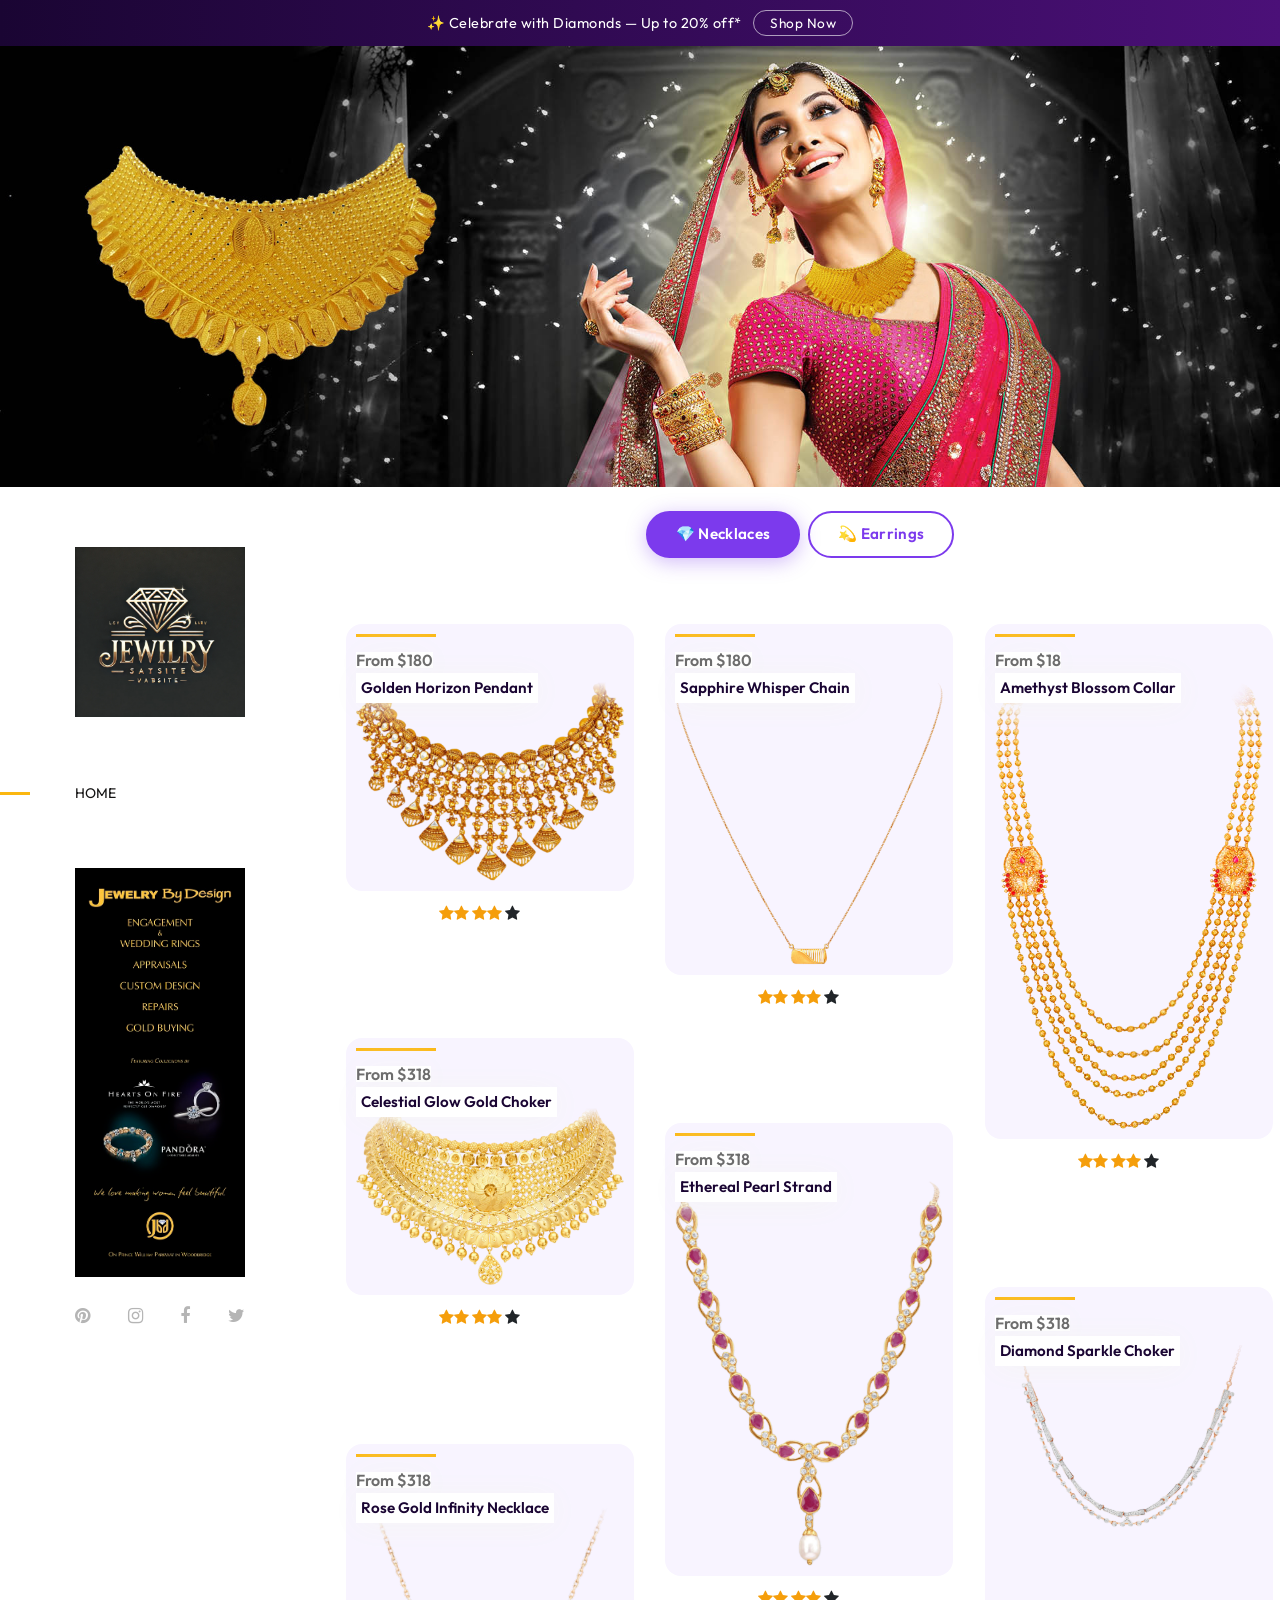
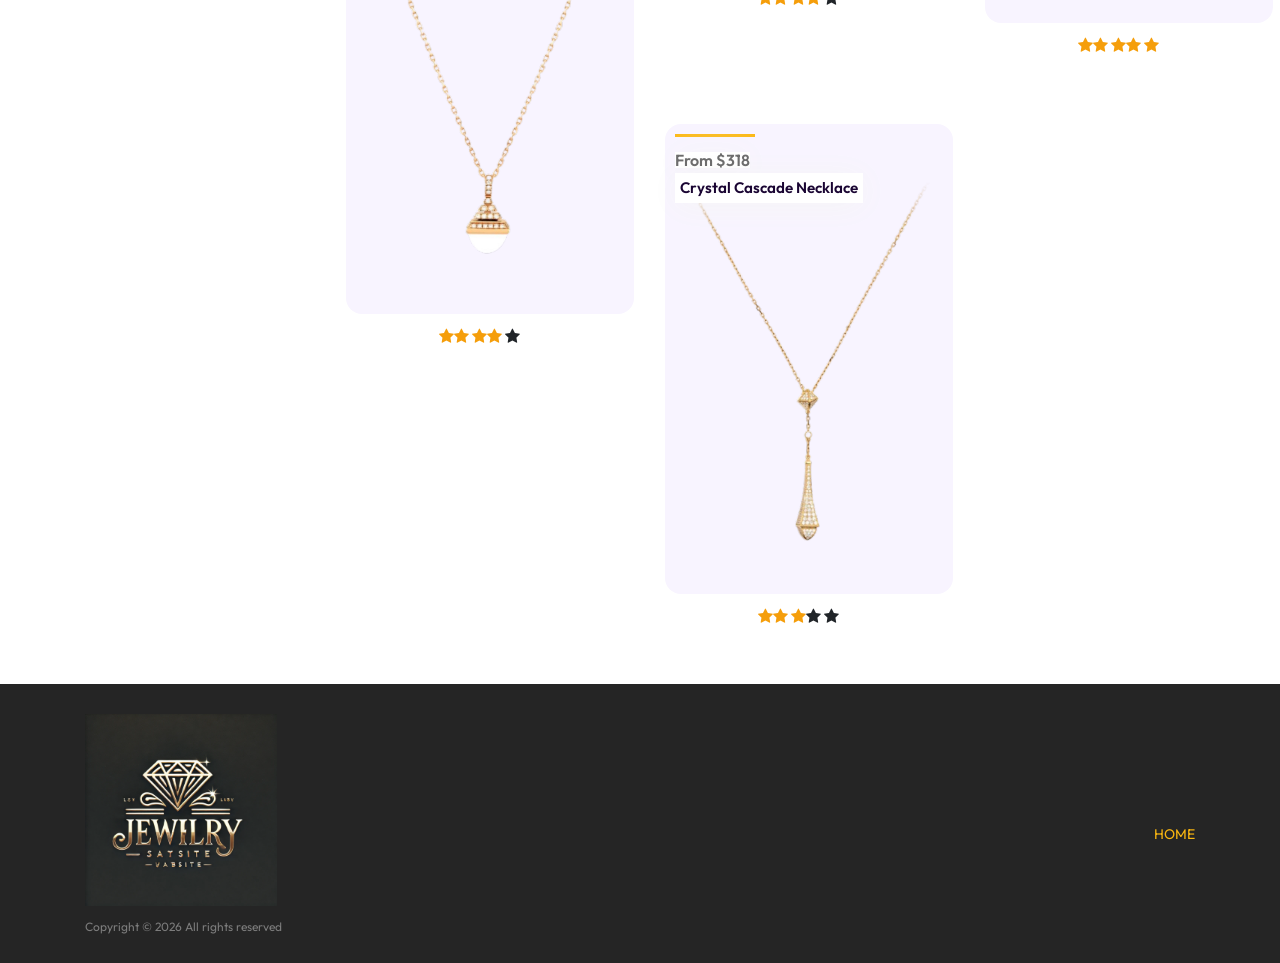
<file: demos/earrings2D/index.html>
<!doctype html>
<html lang="en">
  <head>
    <meta charset="UTF-8" />
    <meta
      name="description"
      content="Satsite Jewel - Try on necklaces, earrings and bracelets virtually using your camera."
    />
    <meta http-equiv="X-UA-Compatible" content="IE=edge" />
    <meta
      name="viewport"
      content="width=device-width, initial-scale=1, shrink-to-fit=no"
    />
    <title>Satsite Jewel | Virtual Try-On</title>
    <base href="/demos/earrings2D/" />

    <link rel="icon" href="img/core-img/favicon.png" />
    <link rel="stylesheet" href="css/core-style.css" />
    <link rel="stylesheet" href="style.css" />
    <link
      rel="stylesheet"
      href="https://cdnjs.cloudflare.com/ajax/libs/font-awesome/4.7.0/css/font-awesome.min.css"
    />
    <link
      href="https://fonts.googleapis.com/css2?family=Outfit:wght@300;400;500;600;700&display=swap"
      rel="stylesheet"
    />

    <!-- WebARRocksFace scripts (needed for earring/necklace try-on) -->
    <script src="../../dist/WebARRocksFace.js"></script>
    <script src="../../helpers/WebARRocksFaceCanvas2DHelper.js"></script>
    <script src="../../helpers/WebARRocksResizer.js"></script>
    <script src="../../helpers/landmarksStabilizers/WebARRocksLMStabilizer.js"></script>

    <style>
      * {
        box-sizing: border-box;
      }

      body {
        font-family: "Outfit", sans-serif;
        margin: 0;
      }

      /* ── Announcement bar ── */
      .topnav {
        background: linear-gradient(90deg, #1a0533, #4b1078, #1a0533);
        background-size: 200% auto;
        animation: shimmer 4s linear infinite;
        color: #fff;
        text-align: center;
        padding: 10px 0;
        font-size: 0.9rem;
        letter-spacing: 0.5px;
      }
      @keyframes shimmer {
        0% {
          background-position: 0% center;
        }
        100% {
          background-position: 200% center;
        }
      }
      .dt-shop-now {
        display: inline-block;
        padding: 2px 16px;
        color: #fff;
        border-radius: 22px;
        border: 1px solid rgba(255, 255, 255, 0.6);
        margin-left: 8px;
        font-size: 0.85rem;
        cursor: pointer;
        transition: background 0.3s;
      }
      .dt-shop-now:hover {
        background: rgba(255, 255, 255, 0.15);
      }

      /* ── Category tabs ── */
      .category-tabs {
        display: flex;
        justify-content: center;
        gap: 8px;
        padding: 24px 16px 8px;
        flex-wrap: wrap;
      }
      .tab-btn {
        padding: 10px 28px;
        border-radius: 30px;
        border: 2px solid #7c3aed;
        background: transparent;
        color: #7c3aed;
        font-family: "Outfit", sans-serif;
        font-size: 0.95rem;
        font-weight: 600;
        cursor: pointer;
        transition: all 0.25s ease;
        letter-spacing: 0.3px;
      }
      .tab-btn:hover,
      .tab-btn.active {
        background: #7c3aed;
        color: #fff;
        box-shadow: 0 4px 20px rgba(124, 58, 237, 0.35);
      }

      /* ── Product grid ── */
      .category-section {
        display: none;
      }
      .category-section.visible {
        display: block;
      }

      .single-products-catagory a {
        padding: 10px;
        background: #f8f4ff;
        border-radius: 16px;
        margin: 10px;
        display: block;
        text-decoration: none;
        transition:
          transform 0.2s,
          box-shadow 0.2s;
      }
      .single-products-catagory a:hover {
        transform: translateY(-4px);
        box-shadow: 0 8px 30px rgba(124, 58, 237, 0.15);
      }
      .single-products-catagory .hover-content {
        padding: 10px;
      }
      .single-products-catagory h4 {
        font-family: "Outfit", sans-serif;
        color: #1a0533 !important;
        padding: 5px;
        font-size: 0.95rem;
        font-weight: 600;
      }
      .single-products-catagory p {
        color: #7c3aed;
        font-weight: 600;
        margin-bottom: 2px;
      }

      /* ── Star ratings ── */
      .star {
        text-align: center;
        margin: 4px 0 8px;
      }
      .checked {
        color: #f59e0b;
      }

      /* ── Try-On button ── */
      .try-button-container {
        text-align: center;
        padding: 6px 10px 4px;
      }
      .try-button-container button {
        background: linear-gradient(135deg, #7c3aed, #a855f7);
        color: #fff;
        border: none;
        border-radius: 25px;
        padding: 9px 22px;
        font-family: "Outfit", sans-serif;
        font-size: 0.88rem;
        font-weight: 600;
        cursor: pointer;
        transition: all 0.25s ease;
        box-shadow: 0 3px 12px rgba(124, 58, 237, 0.3);
        letter-spacing: 0.3px;
      }
      .try-button-container button:hover {
        transform: scale(1.05);
        box-shadow: 0 6px 20px rgba(124, 58, 237, 0.45);
      }

      /* ── AR Dialog (face - earrings / necklace) ── */
      .image-dialog {
        display: none;
        position: fixed;
        inset: 0;
        background: rgba(0, 0, 0, 0.82);
        z-index: 1000;
        justify-content: center;
        align-items: center;
        backdrop-filter: blur(4px);
      }
      .image-dialog.active {
        display: flex;
      }

      .dialog-content {
        width: 600px;
        min-height: 90vh;
        background: #fff;
        padding: 20px;
        border-radius: 16px;
        position: relative;
        overflow: hidden;
      }

      .close-dialog {
        position: absolute;
        top: 10px;
        right: 10px;
        background: rgba(255, 255, 255, 0.9);
        border: none;
        font-size: 1.4rem;
        border-radius: 50%;
        width: 36px;
        height: 36px;
        cursor: pointer;
        color: #333;
        z-index: 1010;
        display: flex;
        align-items: center;
        justify-content: center;
        box-shadow: 0 2px 8px rgba(0, 0, 0, 0.2);
      }
      .close-dialog:hover {
        background: #f0f0f0;
      }

      canvas.ar-canvas {
        transform: scaleX(-1);
        position: absolute;
        width: 100%;
        height: 100%;
        left: 0;
        top: 0;
        bottom: 0;
        right: 0;
        object-fit: cover;
      }
      #overlayCanvas {
        z-index: 10;
      }
      #WebARRocksFaceCanvas {
        z-index: 1;
      }

      /* ── Bracelet Dialog ── */
      #braceletDialog {
        display: none;
        position: fixed;
        inset: 0;
        background: rgba(0, 0, 0, 0.82);
        z-index: 1000;
        justify-content: center;
        align-items: center;
        backdrop-filter: blur(4px);
      }
      #braceletDialog.active {
        display: flex;
      }

      .bracelet-dialog-content {
        width: 700px;
        max-width: 96vw;
        min-height: 85vh;
        background: #fff;
        border-radius: 16px;
        position: relative;
        overflow: hidden;
        display: flex;
        flex-direction: column;
      }

      .bracelet-header {
        padding: 14px 20px;
        background: linear-gradient(135deg, #7c3aed, #a855f7);
        color: #fff;
        display: flex;
        align-items: center;
        justify-content: space-between;
        font-weight: 600;
        font-size: 1rem;
      }

      .bracelet-viewport {
        flex: 1;
        position: relative;
        background: #000;
        min-height: 500px;
      }

      #braceletVideo {
        position: absolute;
        width: 100%;
        height: 100%;
        object-fit: cover;
        transform: scaleX(-1);
      }
      #braceletOverlayCanvas {
        position: absolute;
        width: 100%;
        height: 100%;
        top: 0;
        left: 0;
        transform: scaleX(-1);
        z-index: 5;
      }

      .bracelet-hint {
        padding: 10px 16px;
        text-align: center;
        font-size: 0.82rem;
        color: #6b7280;
        background: #f8f4ff;
      }

      /* ── Responsive ── */
      @media (max-width: 650px) {
        .dialog-content {
          width: 98vw;
          min-height: 80vh;
        }
        .bracelet-dialog-content {
          width: 98vw;
          min-height: 75vh;
        }
        .bracelet-viewport {
          min-height: 340px;
        }
        #bnr {
          margin-top: 16%;
        }
        .mobile-nav {
          background: #2b2d2c;
        }
      }
      @media (max-width: 350px) {
        .dialog-content {
          width: 100vw;
        }
      }
    </style>
  </head>

  <body>
    <!-- ── Face AR Dialog (earrings / necklace) ── -->
    <div class="image-dialog" id="imageDialog">
      <div class="dialog-content">
        <button
          class="close-dialog"
          id="closeFaceBtn"
          onclick="closeDialog()"
          title="Close"
        >
          &times;
        </button>
        <canvas
          class="ar-canvas"
          width="600"
          height="600"
          id="overlayCanvas"
        ></canvas>
        <canvas
          class="ar-canvas"
          width="600"
          height="600"
          id="WebARRocksFaceCanvas"
        ></canvas>
      </div>
    </div>

    <!-- ── Bracelet AR Dialog ── -->
    <div id="braceletDialog">
      <div class="bracelet-dialog-content">
        <div class="bracelet-header">
          <span>✋ Bracelet Try-On — Hold your wrist up to the camera</span>
          <button
            onclick="closeBraceletDialog()"
            style="
              background: rgba(255, 255, 255, 0.25);
              border: none;
              color: #fff;
              border-radius: 50%;
              width: 30px;
              height: 30px;
              font-size: 1.1rem;
              cursor: pointer;
            "
          >
            &times;
          </button>
        </div>
        <div class="bracelet-viewport">
          <video id="braceletVideo" autoplay muted playsinline></video>
          <canvas id="braceletOverlayCanvas"></canvas>
        </div>
        <div class="bracelet-hint">
          💡 Show your full hand and wrist in good lighting for the best
          experience
        </div>
      </div>
    </div>

    <!-- ── Search Wrapper ── -->
    <div class="search-wrapper section-padding-100">
      <div class="search-close">
        <i class="fa fa-close" aria-hidden="true"></i>
      </div>
      <div class="container">
        <div class="row">
          <div class="col-12">
            <div class="search-content">
              <form action="#" method="get">
                <input
                  type="search"
                  name="search"
                  id="search"
                  placeholder="Type your keyword..."
                />
                <button type="submit">
                  <img src="img/core-img/search.png" alt="" />
                </button>
              </form>
            </div>
          </div>
        </div>
      </div>
    </div>

    <!-- ── Announcement bar ── -->
    <div class="topnav">
      <span>✨ Celebrate with Diamonds — Up to 20% off*</span>
      <span class="dt-shop-now">Shop Now</span>
    </div>

    <!-- ── Main Content ── -->
    <div class="main-content-wrapper d-flex clearfix">
      <img
        src="b.jpg"
        style="height: auto; width: 100%"
        id="bnr"
        alt="Banner"
      />

      <!-- Mobile Nav -->
      <div class="mobile-nav">
        <div class="amado-navbar-brand">
          <a href="index.html"><img src="img/core-img/logo.png" alt="" /></a>
        </div>
        <div class="amado-navbar-toggler">
          <span></span><span></span><span></span>
        </div>
      </div>

      <!-- Header -->
      <header class="header-area clearfix">
        <div class="nav-close">
          <i class="fa fa-close" aria-hidden="true"></i>
        </div>
        <div class="logo">
          <a href="index.html"><img src="img/core-img/logo.png" alt="" /></a>
        </div>
        <nav class="amado-nav">
          <ul>
            <li class="active"><a href="index.html">Home</a></li>
          </ul>
        </nav>
        <div class="banner-container">
          <img src="v.jpg" alt="Banner" />
          <div class="social-info d-flex justify-content-between mt-30">
            <a href="#"><i class="fa fa-pinterest" aria-hidden="true"></i></a>
            <a href="#"><i class="fa fa-instagram" aria-hidden="true"></i></a>
            <a href="#"><i class="fa fa-facebook" aria-hidden="true"></i></a>
            <a href="#"><i class="fa fa-twitter" aria-hidden="true"></i></a>
          </div>
        </div>
      </header>

      <!-- ── Category Tabs & Product Grid ── -->
      <div class="products-catagories-area clearfix" style="width: 100%">
        <!-- Tabs -->
        <div class="category-tabs">
          <button
            class="tab-btn active"
            id="tab-necklace"
            onclick="switchTab('necklace')"
          >
            💎 Necklaces
          </button>
          <button
            class="tab-btn"
            id="tab-earring"
            onclick="switchTab('earring')"
          >
            💫 Earrings
          </button>
          <!-- <button class="tab-btn"        id="tab-bracelet" onclick="switchTab('bracelet')">📿 Bracelets</button> -->
        </div>

        <!-- ── NECKLACES ── -->
        <div
          class="amado-pro-catagory clearfix category-section visible"
          id="section-necklace"
        >
          <div class="single-products-catagory clearfix">
            <a>
              <img
                class="necklace"
                src="img/new-neck-images/necklace-1.png"
                alt="Golden Horizon Pendant"
              />
              <div class="hover-content">
                <div class="line"></div>
                <p>From $180</p>
                <h4>Golden Horizon Pendant</h4>
              </div>
              <div class="try-button-container">
                <button
                  onclick="
                    showImage('img/new-neck-images/necklace-1.png', 'neck')
                  "
                >
                  📷 Try On
                </button>
              </div>
            </a>
            <div class="star">
              <span class="fa fa-star checked"></span
              ><span class="fa fa-star checked"></span>
              <span class="fa fa-star checked"></span
              ><span class="fa fa-star checked"></span>
              <span class="fa fa-star"></span>
            </div>
          </div>

          <div class="single-products-catagory clearfix">
            <a>
              <img
                class="necklace"
                src="img/new-neck-images/necklace-2.png"
                alt="Sapphire Whisper Chain"
              />
              <div class="hover-content">
                <div class="line"></div>
                <p>From $180</p>
                <h4>Sapphire Whisper Chain</h4>
              </div>
              <div class="try-button-container">
                <button
                  onclick="
                    showImage('img/new-neck-images/necklace-2.png', 'neck')
                  "
                >
                  📷 Try On
                </button>
              </div>
            </a>
            <div class="star">
              <span class="fa fa-star checked"></span
              ><span class="fa fa-star checked"></span>
              <span class="fa fa-star checked"></span
              ><span class="fa fa-star checked"></span>
              <span class="fa fa-star"></span>
            </div>
          </div>

          <div class="single-products-catagory clearfix">
            <a>
              <img
                class="necklace"
                src="img/necklaces/necklace-3.png"
                alt="Amethyst Blossom Collar"
              />
              <div class="hover-content">
                <div class="line"></div>
                <p>From $18</p>
                <h4>Amethyst Blossom Collar</h4>
              </div>
              <div class="try-button-container">
                <button
                  onclick="showImage('img/necklaces/necklace-3.png', 'neck')"
                >
                  📷 Try On
                </button>
              </div>
            </a>
            <div class="star">
              <span class="fa fa-star checked"></span
              ><span class="fa fa-star checked"></span>
              <span class="fa fa-star checked"></span
              ><span class="fa fa-star checked"></span>
              <span class="fa fa-star"></span>
            </div>
          </div>

          <div class="single-products-catagory clearfix">
            <a>
              <img
                class="necklace"
                src="img/new-neck-images/necklace-6.png"
                alt="Celestial Glow Gold Choker"
              />
              <div class="hover-content">
                <div class="line"></div>
                <p>From $318</p>
                <h4>Celestial Glow Gold Choker</h4>
              </div>
              <div class="try-button-container">
                <button
                  onclick="
                    showImage('img/new-neck-images/necklace-6.png', 'neck')
                  "
                >
                  📷 Try On
                </button>
              </div>
            </a>
            <div class="star">
              <span class="fa fa-star checked"></span
              ><span class="fa fa-star checked"></span>
              <span class="fa fa-star checked"></span
              ><span class="fa fa-star checked"></span>
              <span class="fa fa-star"></span>
            </div>
          </div>

          <div class="single-products-catagory clearfix">
            <a>
              <img
                class="necklace"
                src="img/new-neck-images/necklace-5.png"
                alt="Ethereal Pearl Strand"
              />
              <div class="hover-content">
                <div class="line"></div>
                <p>From $318</p>
                <h4>Ethereal Pearl Strand</h4>
              </div>
              <div class="try-button-container">
                <button
                  onclick="
                    showImage('img/new-neck-images/necklace-5.png', 'neck')
                  "
                >
                  📷 Try On
                </button>
              </div>
            </a>
            <div class="star">
              <span class="fa fa-star checked"></span
              ><span class="fa fa-star checked"></span>
              <span class="fa fa-star checked"></span
              ><span class="fa fa-star checked"></span>
              <span class="fa fa-star"></span>
            </div>
          </div>

          <div class="single-products-catagory clearfix">
            <a>
              <img
                class="necklace"
                src="img/new-neck-images/up-neck-1.png"
                alt="Diamond Sparkle Choker"
              />
              <div class="hover-content">
                <div class="line"></div>
                <p>From $318</p>
                <h4>Diamond Sparkle Choker</h4>
              </div>
              <div class="try-button-container">
                <button
                  onclick="
                    showImage('img/new-neck-images/up-neck-1.png', 'neck')
                  "
                >
                  📷 Try On
                </button>
              </div>
            </a>
            <div class="star">
              <span class="fa fa-star checked"></span
              ><span class="fa fa-star checked"></span>
              <span class="fa fa-star checked"></span
              ><span class="fa fa-star checked"></span>
              <span class="fa fa-star checked"></span>
            </div>
          </div>

          <div class="single-products-catagory clearfix">
            <a>
              <img
                class="necklace"
                src="img/new-neck-images/necklace-8.png"
                alt="Rose Gold Infinity Necklace"
              />
              <div class="hover-content">
                <div class="line"></div>
                <p>From $318</p>
                <h4>Rose Gold Infinity Necklace</h4>
              </div>
              <div class="try-button-container">
                <button
                  onclick="
                    showImage('img/new-neck-images/necklace-8.png', 'neck')
                  "
                >
                  📷 Try On
                </button>
              </div>
            </a>
            <div class="star">
              <span class="fa fa-star checked"></span
              ><span class="fa fa-star checked"></span>
              <span class="fa fa-star checked"></span
              ><span class="fa fa-star checked"></span>
              <span class="fa fa-star"></span>
            </div>
          </div>

          <div class="single-products-catagory clearfix">
            <a>
              <img
                class="necklace"
                src="img/new-neck-images/necklace-9.png"
                alt="Crystal Cascade Necklace"
              />
              <div class="hover-content">
                <div class="line"></div>
                <p>From $318</p>
                <h4>Crystal Cascade Necklace</h4>
              </div>
              <div class="try-button-container">
                <button
                  onclick="
                    showImage('img/new-neck-images/necklace-9.png', 'neck')
                  "
                >
                  📷 Try On
                </button>
              </div>
            </a>
            <div class="star">
              <span class="fa fa-star checked"></span
              ><span class="fa fa-star checked"></span>
              <span class="fa fa-star checked"></span
              ><span class="fa fa-star"></span>
              <span class="fa fa-star"></span>
            </div>
          </div>
        </div>
        <!-- /section-necklace -->

        <!-- ── EARRINGS ── -->
        <div
          class="amado-pro-catagory clearfix category-section"
          id="section-earring"
        >
          <div class="single-products-catagory clearfix">
            <a>
              <img
                class="earring"
                src="images/earrings/t-ear-1.png"
                alt="Moonlit Teardrops"
                style="height: 16rem; object-fit: contain"
              />
              <div class="hover-content">
                <div class="line"></div>
                <p>From $180</p>
                <h4>Moonlit Teardrops</h4>
              </div>
              <div class="try-button-container">
                <button
                  onclick="showImage('images/earrings/t-ear-1.png', 'ear')"
                >
                  📷 Try On
                </button>
              </div>
            </a>
            <div class="star">
              <span class="fa fa-star checked"></span
              ><span class="fa fa-star checked"></span>
              <span class="fa fa-star checked"></span
              ><span class="fa fa-star checked"></span>
              <span class="fa fa-star"></span>
            </div>
          </div>

          <div class="single-products-catagory clearfix">
            <a>
              <img
                class="earring"
                src="images/earrings/t-ear-2.png"
                alt="Crimson Halo Studs"
                style="height: 16rem; object-fit: contain"
              />
              <div class="hover-content">
                <div class="line"></div>
                <p>From $180</p>
                <h4>Crimson Halo Studs</h4>
              </div>
              <div class="try-button-container">
                <button
                  onclick="showImage('images/earrings/t-ear-2.png', 'ear')"
                >
                  📷 Try On
                </button>
              </div>
            </a>
            <div class="star">
              <span class="fa fa-star checked"></span
              ><span class="fa fa-star checked"></span>
              <span class="fa fa-star checked"></span
              ><span class="fa fa-star checked"></span>
              <span class="fa fa-star"></span>
            </div>
          </div>

          <div class="single-products-catagory clearfix">
            <a>
              <img
                class="earring"
                src="images/earrings/t-ear-3.png"
                alt="Silver Cascade Hoops"
                style="height: 16rem; object-fit: contain"
              />
              <div class="hover-content">
                <div class="line"></div>
                <p>From $320</p>
                <h4>Silver Cascade Hoops</h4>
              </div>
              <div class="try-button-container">
                <button
                  onclick="showImage('images/earrings/t-ear-3.png', 'ear')"
                >
                  📷 Try On
                </button>
              </div>
            </a>
            <div class="star">
              <span class="fa fa-star checked"></span
              ><span class="fa fa-star checked"></span>
              <span class="fa fa-star checked"></span
              ><span class="fa fa-star checked"></span>
              <span class="fa fa-star"></span>
            </div>
          </div>

          <div class="single-products-catagory clearfix">
            <a>
              <img
                class="earring"
                src="images/earrings/t-ear-4.png"
                alt="Emerald Breeze Drops"
                style="height: 16rem; object-fit: contain"
              />
              <div class="hover-content">
                <div class="line"></div>
                <p>From $318</p>
                <h4>Emerald Breeze Drops</h4>
              </div>
              <div class="try-button-container">
                <button
                  onclick="showImage('images/earrings/t-ear-4.png', 'ear')"
                >
                  📷 Try On
                </button>
              </div>
            </a>
            <div class="star">
              <span class="fa fa-star checked"></span
              ><span class="fa fa-star checked"></span>
              <span class="fa fa-star checked"></span
              ><span class="fa fa-star checked"></span>
              <span class="fa fa-star"></span>
            </div>
          </div>

          <div class="single-products-catagory clearfix">
            <a>
              <img
                class="earring"
                src="images/earrings/earring-3.png"
                alt="Golden Drop Earrings"
                style="height: 16rem; object-fit: contain"
              />
              <div class="hover-content">
                <div class="line"></div>
                <p>From $240</p>
                <h4>Golden Drop Earrings</h4>
              </div>
              <div class="try-button-container">
                <button
                  onclick="showImage('images/earrings/earring-3.png', 'ear')"
                >
                  📷 Try On
                </button>
              </div>
            </a>
            <div class="star">
              <span class="fa fa-star checked"></span
              ><span class="fa fa-star checked"></span>
              <span class="fa fa-star checked"></span
              ><span class="fa fa-star checked"></span>
              <span class="fa fa-star checked"></span>
            </div>
          </div>
        </div>
        <!-- /section-earring -->

        <!-- ── BRACELETS ── -->
        <div
          class="amado-pro-catagory clearfix category-section"
          id="section-bracelet"
        >
          <div class="single-products-catagory clearfix">
            <a>
              <img
                src="bracelet.png"
                alt="Classic Gold Bracelet"
                style="height: 14rem; object-fit: contain; padding: 10px"
              />
              <div class="hover-content">
                <div class="line"></div>
                <p>From $220</p>
                <h4>Classic Gold Bracelet</h4>
              </div>
              <div class="try-button-container">
                <button onclick="showImage('bracelet.png', 'bracelet')">
                  ✋ Try On
                </button>
              </div>
            </a>
            <div class="star">
              <span class="fa fa-star checked"></span
              ><span class="fa fa-star checked"></span>
              <span class="fa fa-star checked"></span
              ><span class="fa fa-star checked"></span>
              <span class="fa fa-star"></span>
            </div>
          </div>

          <div class="single-products-catagory clearfix">
            <a>
              <img
                src="f.png"
                alt="Diamond Tennis Bracelet"
                style="height: 14rem; object-fit: contain; padding: 10px"
              />
              <div class="hover-content">
                <div class="line"></div>
                <p>From $480</p>
                <h4>Diamond Tennis Bracelet</h4>
              </div>
              <div class="try-button-container">
                <button onclick="showImage('f.png', 'bracelet')">
                  ✋ Try On
                </button>
              </div>
            </a>
            <div class="star">
              <span class="fa fa-star checked"></span
              ><span class="fa fa-star checked"></span>
              <span class="fa fa-star checked"></span
              ><span class="fa fa-star checked"></span>
              <span class="fa fa-star checked"></span>
            </div>
          </div>

          <div class="single-products-catagory clearfix">
            <a>
              <img
                src="bracelet.png"
                alt="Rose Gold Bangle"
                style="
                  height: 14rem;
                  object-fit: contain;
                  padding: 10px;
                  filter: hue-rotate(320deg) saturate(1.4);
                "
              />
              <div class="hover-content">
                <div class="line"></div>
                <p>From $195</p>
                <h4>Rose Gold Bangle</h4>
              </div>
              <div class="try-button-container">
                <button onclick="showImage('bracelet.png', 'bracelet')">
                  ✋ Try On
                </button>
              </div>
            </a>
            <div class="star">
              <span class="fa fa-star checked"></span
              ><span class="fa fa-star checked"></span>
              <span class="fa fa-star checked"></span
              ><span class="fa fa-star checked"></span>
              <span class="fa fa-star"></span>
            </div>
          </div>
        </div>
        <!-- /section-bracelet -->
      </div>
      <!-- Product Categories End -->
    </div>
    <!-- Main Content End -->

    <!-- Footer -->
    <footer class="footer_area clearfix">
      <div class="container">
        <div class="row align-items-center">
          <div class="col-12 col-lg-4">
            <div class="single_widget_area">
              <div class="footer-logo mr-50">
                <a href="index.html">
                  <img
                    src="img/core-img/logo.png"
                    style="width: 12rem; height: 12rem"
                    alt=""
                  />
                </a>
              </div>
              <p class="copywrite">
                Copyright &copy;
                <script>
                  document.write(new Date().getFullYear());
                </script>
                All rights reserved
              </p>
            </div>
          </div>
          <div class="col-12 col-lg-8">
            <div class="single_widget_area">
              <div class="footer_menu">
                <nav class="navbar navbar-expand-lg justify-content-end">
                  <div class="collapse navbar-collapse" id="footerNavContent">
                    <ul class="navbar-nav ml-auto">
                      <li class="nav-item active">
                        <a class="nav-link" href="index.html">Home</a>
                      </li>
                    </ul>
                  </div>
                </nav>
              </div>
            </div>
          </div>
        </div>
      </div>
    </footer>

    <!-- Scripts -->
    <script src="./neckear.js"></script>
    <script src="js/jquery/jquery-2.2.4.min.js"></script>
    <script src="js/popper.min.js"></script>
    <script src="js/bootstrap.min.js"></script>
    <script src="js/plugins.js"></script>
    <script src="js/active.js"></script>

    <script>
      // ── Tab switching ──────────────────────────────────────────────────────
      function switchTab(type) {
        // Update button states
        document
          .querySelectorAll(".tab-btn")
          .forEach((btn) => btn.classList.remove("active"));
        document.getElementById("tab-" + type).classList.add("active");

        // Show/hide sections
        document
          .querySelectorAll(".category-section")
          .forEach((sec) => sec.classList.remove("visible"));
        document.getElementById("section-" + type).classList.add("visible");
      }
    </script>
  </body>
</html>
</file>
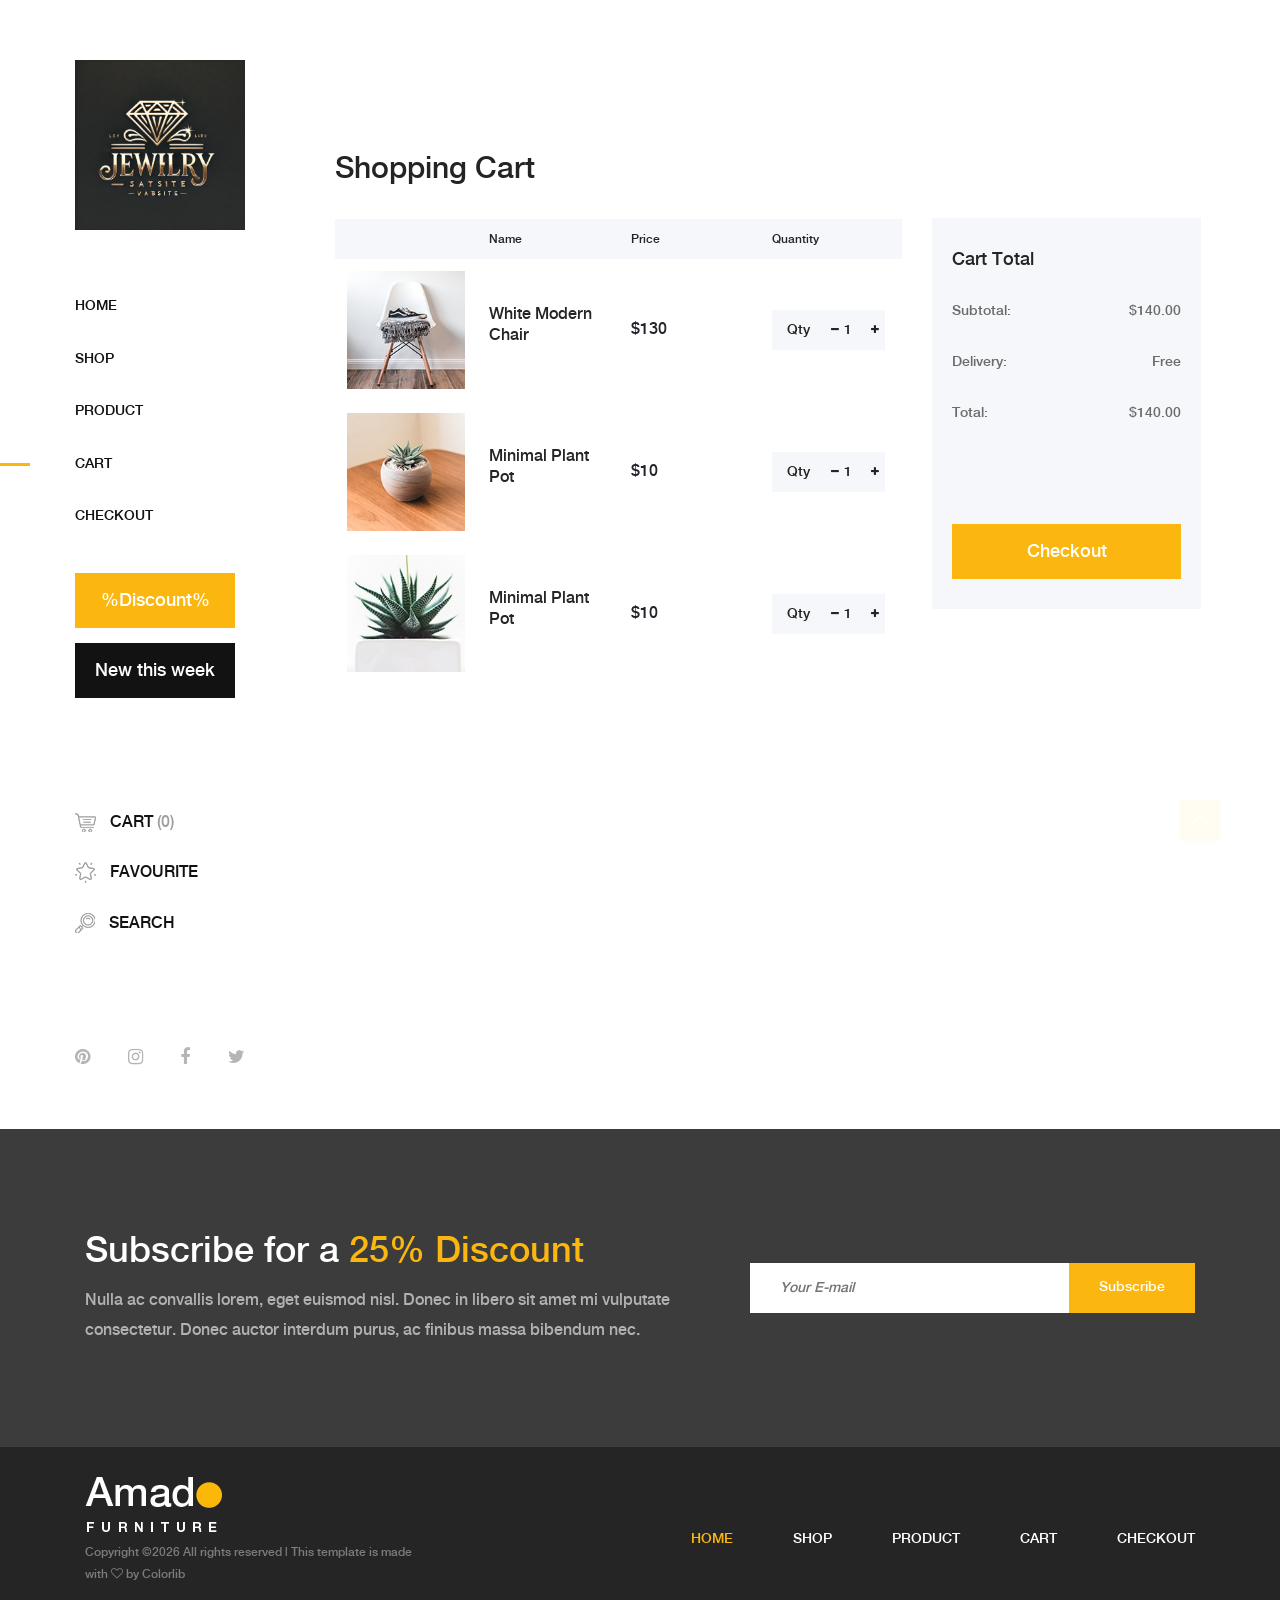
<file: demos/earrings2D/cart.html>
<!DOCTYPE html>
<html lang="en">


<!-- Mirrored from preview.colorlib.com/theme/amado/cart.html by HTTrack Website Copier/3.x [XR&CO'2014], Sat, 18 Jan 2025 09:31:46 GMT -->
<head>
    <meta charset="UTF-8">
    <meta name="description" content="">
    <meta http-equiv="X-UA-Compatible" content="IE=edge">
    <meta name="viewport" content="width=device-width, initial-scale=1, shrink-to-fit=no">
    <!-- The above 4 meta tags *must* come first in the head; any other head content must come *after* these tags -->

    <!-- Title  -->
    <title>Amado - Furniture Ecommerce Template | Cart</title>

    <!-- Favicon  -->
    <link rel="icon" href="img/core-img/favicon.ico">

    <!-- Core Style CSS -->
    <link rel="stylesheet" href="css/core-style.css">
    <link rel="stylesheet" href="style.css">

</head>

<body>
    <!-- Search Wrapper Area Start -->
    <div class="search-wrapper section-padding-100">
        <div class="search-close">
            <i class="fa fa-close" aria-hidden="true"></i>
        </div>
        <div class="container">
            <div class="row">
                <div class="col-12">
                    <div class="search-content">
                        <form action="#" method="get">
                            <input type="search" name="search" id="search" placeholder="Type your keyword...">
                            <button type="submit"><img src="img/core-img/search.png" alt=""></button>
                        </form>
                    </div>
                </div>
            </div>
        </div>
    </div>
    <!-- Search Wrapper Area End -->

    <!-- ##### Main Content Wrapper Start ##### -->
    <div class="main-content-wrapper d-flex clearfix">

        <!-- Mobile Nav (max width 767px)-->
        <div class="mobile-nav">
            <!-- Navbar Brand -->
            <div class="amado-navbar-brand">
                <a href="index-2.html"><img src="img/core-img/logo.png" alt=""></a>
            </div>
            <!-- Navbar Toggler -->
            <div class="amado-navbar-toggler">
                <span></span><span></span><span></span>
            </div>
        </div>

        <!-- Header Area Start -->
        <header class="header-area clearfix">
            <!-- Close Icon -->
            <div class="nav-close">
                <i class="fa fa-close" aria-hidden="true"></i>
            </div>
            <!-- Logo -->
            <div class="logo">
                <a href="index-2.html"><img src="img/core-img/logo.png" alt=""></a>
            </div>
            <!-- Amado Nav -->
            <nav class="amado-nav">
                <ul>
                    <li><a href="index-2.html">Home</a></li>
                    <li><a href="shop.html">Shop</a></li>
                    <li><a href="product-details.html">Product</a></li>
                    <li class="active"><a href="cart.html">Cart</a></li>
                    <li><a href="checkout.html">Checkout</a></li>
                </ul>
            </nav>
            <!-- Button Group -->
            <div class="amado-btn-group mt-30 mb-100">
                <a href="#" class="btn amado-btn mb-15">%Discount%</a>
                <a href="#" class="btn amado-btn active">New this week</a>
            </div>
            <!-- Cart Menu -->
            <div class="cart-fav-search mb-100">
                <a href="cart.html" class="cart-nav"><img src="img/core-img/cart.png" alt=""> Cart <span>(0)</span></a>
                <a href="#" class="fav-nav"><img src="img/core-img/favorites.png" alt=""> Favourite</a>
                <a href="#" class="search-nav"><img src="img/core-img/search.png" alt=""> Search</a>
            </div>
            <!-- Social Button -->
            <div class="social-info d-flex justify-content-between">
                <a href="#"><i class="fa fa-pinterest" aria-hidden="true"></i></a>
                <a href="#"><i class="fa fa-instagram" aria-hidden="true"></i></a>
                <a href="#"><i class="fa fa-facebook" aria-hidden="true"></i></a>
                <a href="#"><i class="fa fa-twitter" aria-hidden="true"></i></a>
            </div>
        </header>
        <!-- Header Area End -->

        <div class="cart-table-area section-padding-100">
            <div class="container-fluid">
                <div class="row">
                    <div class="col-12 col-lg-8">
                        <div class="cart-title mt-50">
                            <h2>Shopping Cart</h2>
                        </div>

                        <div class="cart-table clearfix">
                            <table class="table table-responsive">
                                <thead>
                                    <tr>
                                        <th></th>
                                        <th>Name</th>
                                        <th>Price</th>
                                        <th>Quantity</th>
                                    </tr>
                                </thead>
                                <tbody>
                                    <tr>
                                        <td class="cart_product_img">
                                            <a href="#"><img src="img/bg-img/cart1.jpg" alt="Product"></a>
                                        </td>
                                        <td class="cart_product_desc">
                                            <h5>White Modern Chair</h5>
                                        </td>
                                        <td class="price">
                                            <span>$130</span>
                                        </td>
                                        <td class="qty">
                                            <div class="qty-btn d-flex">
                                                <p>Qty</p>
                                                <div class="quantity">
                                                    <span class="qty-minus" onclick="var effect = document.getElementById('qty'); var qty = effect.value; if( !isNaN( qty ) &amp;&amp; qty &gt; 1 ) effect.value--;return false;"><i class="fa fa-minus" aria-hidden="true"></i></span>
                                                    <input type="number" class="qty-text" id="qty" step="1" min="1" max="300" name="quantity" value="1">
                                                    <span class="qty-plus" onclick="var effect = document.getElementById('qty'); var qty = effect.value; if( !isNaN( qty )) effect.value++;return false;"><i class="fa fa-plus" aria-hidden="true"></i></span>
                                                </div>
                                            </div>
                                        </td>
                                    </tr>
                                    <tr>
                                        <td class="cart_product_img">
                                            <a href="#"><img src="img/bg-img/cart2.jpg" alt="Product"></a>
                                        </td>
                                        <td class="cart_product_desc">
                                            <h5>Minimal Plant Pot</h5>
                                        </td>
                                        <td class="price">
                                            <span>$10</span>
                                        </td>
                                        <td class="qty">
                                            <div class="qty-btn d-flex">
                                                <p>Qty</p>
                                                <div class="quantity">
                                                    <span class="qty-minus" onclick="var effect = document.getElementById('qty2'); var qty = effect.value; if( !isNaN( qty ) &amp;&amp; qty &gt; 1 ) effect.value--;return false;"><i class="fa fa-minus" aria-hidden="true"></i></span>
                                                    <input type="number" class="qty-text" id="qty2" step="1" min="1" max="300" name="quantity" value="1">
                                                    <span class="qty-plus" onclick="var effect = document.getElementById('qty2'); var qty = effect.value; if( !isNaN( qty )) effect.value++;return false;"><i class="fa fa-plus" aria-hidden="true"></i></span>
                                                </div>
                                            </div>
                                        </td>
                                    </tr>
                                    <tr>
                                        <td class="cart_product_img">
                                            <a href="#"><img src="img/bg-img/cart3.jpg" alt="Product"></a>
                                        </td>
                                        <td class="cart_product_desc">
                                            <h5>Minimal Plant Pot</h5>
                                        </td>
                                        <td class="price">
                                            <span>$10</span>
                                        </td>
                                        <td class="qty">
                                            <div class="qty-btn d-flex">
                                                <p>Qty</p>
                                                <div class="quantity">
                                                    <span class="qty-minus" onclick="var effect = document.getElementById('qty3'); var qty = effect.value; if( !isNaN( qty ) &amp;&amp; qty &gt; 1 ) effect.value--;return false;"><i class="fa fa-minus" aria-hidden="true"></i></span>
                                                    <input type="number" class="qty-text" id="qty3" step="1" min="1" max="300" name="quantity" value="1">
                                                    <span class="qty-plus" onclick="var effect = document.getElementById('qty3'); var qty = effect.value; if( !isNaN( qty )) effect.value++;return false;"><i class="fa fa-plus" aria-hidden="true"></i></span>
                                                </div>
                                            </div>
                                        </td>
                                    </tr>
                                </tbody>
                            </table>
                        </div>
                    </div>
                    <div class="col-12 col-lg-4">
                        <div class="cart-summary">
                            <h5>Cart Total</h5>
                            <ul class="summary-table">
                                <li><span>subtotal:</span> <span>$140.00</span></li>
                                <li><span>delivery:</span> <span>Free</span></li>
                                <li><span>total:</span> <span>$140.00</span></li>
                            </ul>
                            <div class="cart-btn mt-100">
                                <a href="cart.html" class="btn amado-btn w-100">Checkout</a>
                            </div>
                        </div>
                    </div>
                </div>
            </div>
        </div>
    </div>
    <!-- ##### Main Content Wrapper End ##### -->

    <!-- ##### Newsletter Area Start ##### -->
    <section class="newsletter-area section-padding-100-0">
        <div class="container">
            <div class="row align-items-center">
                <!-- Newsletter Text -->
                <div class="col-12 col-lg-6 col-xl-7">
                    <div class="newsletter-text mb-100">
                        <h2>Subscribe for a <span>25% Discount</span></h2>
                        <p>Nulla ac convallis lorem, eget euismod nisl. Donec in libero sit amet mi vulputate consectetur. Donec auctor interdum purus, ac finibus massa bibendum nec.</p>
                    </div>
                </div>
                <!-- Newsletter Form -->
                <div class="col-12 col-lg-6 col-xl-5">
                    <div class="newsletter-form mb-100">
                        <form action="#" method="post">
                            <input type="email" name="email" class="nl-email" placeholder="Your E-mail">
                            <input type="submit" value="Subscribe">
                        </form>
                    </div>
                </div>
            </div>
        </div>
    </section>
    <!-- ##### Newsletter Area End ##### -->

    <!-- ##### Footer Area Start ##### -->
    <footer class="footer_area clearfix">
        <div class="container">
            <div class="row align-items-center">
                <!-- Single Widget Area -->
                <div class="col-12 col-lg-4">
                    <div class="single_widget_area">
                        <!-- Logo -->
                        <div class="footer-logo mr-50">
                            <a href="index-2.html"><img src="img/core-img/logo2.png" alt=""></a>
                        </div>
                        <!-- Copywrite Text -->
                        <p class="copywrite"><!-- Link back to Colorlib can't be removed. Template is licensed under CC BY 3.0. -->
Copyright &copy;<script>document.write(new Date().getFullYear());</script> All rights reserved | This template is made with <i class="fa fa-heart-o" aria-hidden="true"></i> by <a href="https://colorlib.com/" target="_blank">Colorlib</a>
<!-- Link back to Colorlib can't be removed. Template is licensed under CC BY 3.0. --></p>
                    </div>
                </div>
                <!-- Single Widget Area -->
                <div class="col-12 col-lg-8">
                    <div class="single_widget_area">
                        <!-- Footer Menu -->
                        <div class="footer_menu">
                            <nav class="navbar navbar-expand-lg justify-content-end">
                                <button class="navbar-toggler" type="button" data-toggle="collapse" data-target="#footerNavContent" aria-controls="footerNavContent" aria-expanded="false" aria-label="Toggle navigation"><i class="fa fa-bars"></i></button>
                                <div class="collapse navbar-collapse" id="footerNavContent">
                                    <ul class="navbar-nav ml-auto">
                                        <li class="nav-item active">
                                            <a class="nav-link" href="index-2.html">Home</a>
                                        </li>
                                        <li class="nav-item">
                                            <a class="nav-link" href="shop.html">Shop</a>
                                        </li>
                                        <li class="nav-item">
                                            <a class="nav-link" href="product-details.html">Product</a>
                                        </li>
                                        <li class="nav-item">
                                            <a class="nav-link" href="cart.html">Cart</a>
                                        </li>
                                        <li class="nav-item">
                                            <a class="nav-link" href="checkout.html">Checkout</a>
                                        </li>
                                    </ul>
                                </div>
                            </nav>
                        </div>
                    </div>
                </div>
            </div>
        </div>
    </footer>
    <!-- ##### Footer Area End ##### -->

    <!-- ##### jQuery (Necessary for All JavaScript Plugins) ##### -->
    <script src="js/jquery/jquery-2.2.4.min.js"></script>
    <!-- Popper js -->
    <script src="js/popper.min.js"></script>
    <!-- Bootstrap js -->
    <script src="js/bootstrap.min.js"></script>
    <!-- Plugins js -->
    <script src="js/plugins.js"></script>
    <!-- Active js -->
    <script src="js/active.js"></script>

    <!-- Global site tag (gtag.js) - Google Analytics -->
<script async src="https://www.googletagmanager.com/gtag/js?id=UA-23581568-13"></script>
<script>
  window.dataLayer = window.dataLayer || [];
  function gtag(){dataLayer.push(arguments);}
  gtag('js', new Date());

  gtag('config', 'UA-23581568-13');
</script>


<script defer src="https://static.cloudflareinsights.com/beacon.min.js/vcd15cbe7772f49c399c6a5babf22c1241717689176015" integrity="sha512-ZpsOmlRQV6y907TI0dKBHq9Md29nnaEIPlkf84rnaERnq6zvWvPUqr2ft8M1aS28oN72PdrCzSjY4U6VaAw1EQ==" data-cf-beacon='{"rayId":"903d92744ebafcee","version":"2025.1.0","serverTiming":{"name":{"cfExtPri":true,"cfL4":true,"cfSpeedBrain":true,"cfCacheStatus":true}},"token":"cd0b4b3a733644fc843ef0b185f98241","b":1}' crossorigin="anonymous"></script>
</body>


<!-- Mirrored from preview.colorlib.com/theme/amado/cart.html by HTTrack Website Copier/3.x [XR&CO'2014], Sat, 18 Jan 2025 09:31:47 GMT -->
</html>
</file>
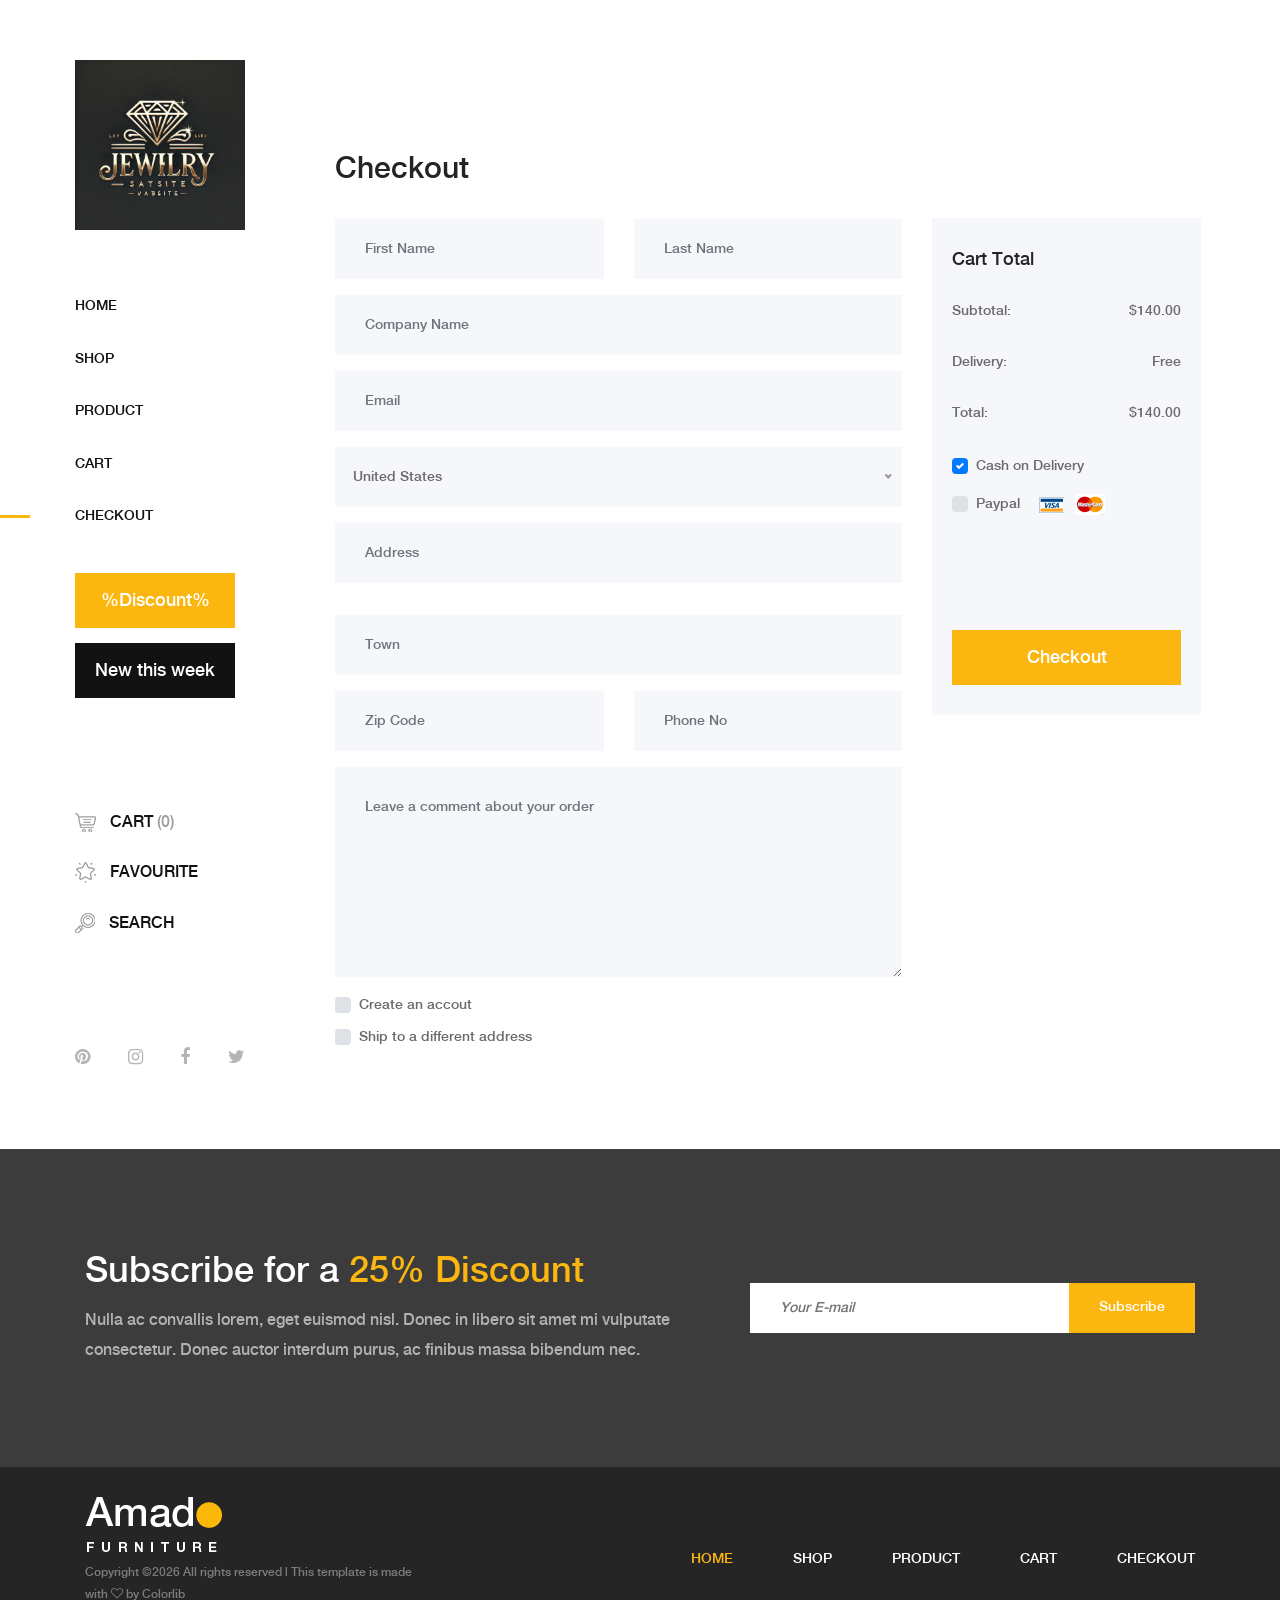
<file: demos/earrings2D/checkout.html>
<!DOCTYPE html>
<html lang="en">


<!-- Mirrored from preview.colorlib.com/theme/amado/checkout.html by HTTrack Website Copier/3.x [XR&CO'2014], Sat, 18 Jan 2025 09:31:47 GMT -->
<head>
    <meta charset="UTF-8">
    <meta name="description" content="">
    <meta http-equiv="X-UA-Compatible" content="IE=edge">
    <meta name="viewport" content="width=device-width, initial-scale=1, shrink-to-fit=no">
    <!-- The above 4 meta tags *must* come first in the head; any other head content must come *after* these tags -->

    <!-- Title  -->
    <title>Amado - Furniture Ecommerce Template | Checkout</title>

    <!-- Favicon  -->
    <link rel="icon" href="img/core-img/favicon.ico">

    <!-- Core Style CSS -->
    <link rel="stylesheet" href="css/core-style.css">
    <link rel="stylesheet" href="style.css">

</head>

<body>
    <!-- Search Wrapper Area Start -->
    <div class="search-wrapper section-padding-100">
        <div class="search-close">
            <i class="fa fa-close" aria-hidden="true"></i>
        </div>
        <div class="container">
            <div class="row">
                <div class="col-12">
                    <div class="search-content">
                        <form action="#" method="get">
                            <input type="search" name="search" id="search" placeholder="Type your keyword...">
                            <button type="submit"><img src="img/core-img/search.png" alt=""></button>
                        </form>
                    </div>
                </div>
            </div>
        </div>
    </div>
    <!-- Search Wrapper Area End -->

    <!-- ##### Main Content Wrapper Start ##### -->
    <div class="main-content-wrapper d-flex clearfix">

        <!-- Mobile Nav (max width 767px)-->
        <div class="mobile-nav">
            <!-- Navbar Brand -->
            <div class="amado-navbar-brand">
                <a href="index-2.html"><img src="img/core-img/logo.png" alt=""></a>
            </div>
            <!-- Navbar Toggler -->
            <div class="amado-navbar-toggler">
                <span></span><span></span><span></span>
            </div>
        </div>

        <!-- Header Area Start -->
        <header class="header-area clearfix">
            <!-- Close Icon -->
            <div class="nav-close">
                <i class="fa fa-close" aria-hidden="true"></i>
            </div>
            <!-- Logo -->
            <div class="logo">
                <a href="index-2.html"><img src="img/core-img/logo.png" alt=""></a>
            </div>
            <!-- Amado Nav -->
            <nav class="amado-nav">
                <ul>
                    <li><a href="index-2.html">Home</a></li>
                    <li><a href="shop.html">Shop</a></li>
                    <li><a href="product-details.html">Product</a></li>
                    <li><a href="cart.html">Cart</a></li>
                    <li class="active"><a href="checkout.html">Checkout</a></li>
                </ul>
            </nav>
            <!-- Button Group -->
            <div class="amado-btn-group mt-30 mb-100">
                <a href="#" class="btn amado-btn mb-15">%Discount%</a>
                <a href="#" class="btn amado-btn active">New this week</a>
            </div>
            <!-- Cart Menu -->
            <div class="cart-fav-search mb-100">
                <a href="cart.html" class="cart-nav"><img src="img/core-img/cart.png" alt=""> Cart <span>(0)</span></a>
                <a href="#" class="fav-nav"><img src="img/core-img/favorites.png" alt=""> Favourite</a>
                <a href="#" class="search-nav"><img src="img/core-img/search.png" alt=""> Search</a>
            </div>
            <!-- Social Button -->
            <div class="social-info d-flex justify-content-between">
                <a href="#"><i class="fa fa-pinterest" aria-hidden="true"></i></a>
                <a href="#"><i class="fa fa-instagram" aria-hidden="true"></i></a>
                <a href="#"><i class="fa fa-facebook" aria-hidden="true"></i></a>
                <a href="#"><i class="fa fa-twitter" aria-hidden="true"></i></a>
            </div>
        </header>
        <!-- Header Area End -->

        <div class="cart-table-area section-padding-100">
            <div class="container-fluid">
                <div class="row">
                    <div class="col-12 col-lg-8">
                        <div class="checkout_details_area mt-50 clearfix">

                            <div class="cart-title">
                                <h2>Checkout</h2>
                            </div>

                            <form action="#" method="post">
                                <div class="row">
                                    <div class="col-md-6 mb-3">
                                        <input type="text" class="form-control" id="first_name" value="" placeholder="First Name" required>
                                    </div>
                                    <div class="col-md-6 mb-3">
                                        <input type="text" class="form-control" id="last_name" value="" placeholder="Last Name" required>
                                    </div>
                                    <div class="col-12 mb-3">
                                        <input type="text" class="form-control" id="company" placeholder="Company Name" value="">
                                    </div>
                                    <div class="col-12 mb-3">
                                        <input type="email" class="form-control" id="email" placeholder="Email" value="">
                                    </div>
                                    <div class="col-12 mb-3">
                                        <select class="w-100" id="country">
                                        <option value="usa">United States</option>
                                        <option value="uk">United Kingdom</option>
                                        <option value="ger">Germany</option>
                                        <option value="fra">France</option>
                                        <option value="ind">India</option>
                                        <option value="aus">Australia</option>
                                        <option value="bra">Brazil</option>
                                        <option value="cana">Canada</option>
                                    </select>
                                    </div>
                                    <div class="col-12 mb-3">
                                        <input type="text" class="form-control mb-3" id="street_address" placeholder="Address" value="">
                                    </div>
                                    <div class="col-12 mb-3">
                                        <input type="text" class="form-control" id="city" placeholder="Town" value="">
                                    </div>
                                    <div class="col-md-6 mb-3">
                                        <input type="text" class="form-control" id="zipCode" placeholder="Zip Code" value="">
                                    </div>
                                    <div class="col-md-6 mb-3">
                                        <input type="number" class="form-control" id="phone_number" min="0" placeholder="Phone No" value="">
                                    </div>
                                    <div class="col-12 mb-3">
                                        <textarea name="comment" class="form-control w-100" id="comment" cols="30" rows="10" placeholder="Leave a comment about your order"></textarea>
                                    </div>

                                    <div class="col-12">
                                        <div class="custom-control custom-checkbox d-block mb-2">
                                            <input type="checkbox" class="custom-control-input" id="customCheck2">
                                            <label class="custom-control-label" for="customCheck2">Create an accout</label>
                                        </div>
                                        <div class="custom-control custom-checkbox d-block">
                                            <input type="checkbox" class="custom-control-input" id="customCheck3">
                                            <label class="custom-control-label" for="customCheck3">Ship to a different address</label>
                                        </div>
                                    </div>
                                </div>
                            </form>
                        </div>
                    </div>
                    <div class="col-12 col-lg-4">
                        <div class="cart-summary">
                            <h5>Cart Total</h5>
                            <ul class="summary-table">
                                <li><span>subtotal:</span> <span>$140.00</span></li>
                                <li><span>delivery:</span> <span>Free</span></li>
                                <li><span>total:</span> <span>$140.00</span></li>
                            </ul>

                            <div class="payment-method">
                                <!-- Cash on delivery -->
                                <div class="custom-control custom-checkbox mr-sm-2">
                                    <input type="checkbox" class="custom-control-input" id="cod" checked>
                                    <label class="custom-control-label" for="cod">Cash on Delivery</label>
                                </div>
                                <!-- Paypal -->
                                <div class="custom-control custom-checkbox mr-sm-2">
                                    <input type="checkbox" class="custom-control-input" id="paypal">
                                    <label class="custom-control-label" for="paypal">Paypal <img class="ml-15" src="img/core-img/paypal.png" alt=""></label>
                                </div>
                            </div>

                            <div class="cart-btn mt-100">
                                <a href="#" class="btn amado-btn w-100">Checkout</a>
                            </div>
                        </div>
                    </div>
                </div>
            </div>
        </div>
    </div>
    <!-- ##### Main Content Wrapper End ##### -->

    <!-- ##### Newsletter Area Start ##### -->
    <section class="newsletter-area section-padding-100-0">
        <div class="container">
            <div class="row align-items-center">
                <!-- Newsletter Text -->
                <div class="col-12 col-lg-6 col-xl-7">
                    <div class="newsletter-text mb-100">
                        <h2>Subscribe for a <span>25% Discount</span></h2>
                        <p>Nulla ac convallis lorem, eget euismod nisl. Donec in libero sit amet mi vulputate consectetur. Donec auctor interdum purus, ac finibus massa bibendum nec.</p>
                    </div>
                </div>
                <!-- Newsletter Form -->
                <div class="col-12 col-lg-6 col-xl-5">
                    <div class="newsletter-form mb-100">
                        <form action="#" method="post">
                            <input type="email" name="email" class="nl-email" placeholder="Your E-mail">
                            <input type="submit" value="Subscribe">
                        </form>
                    </div>
                </div>
            </div>
        </div>
    </section>
    <!-- ##### Newsletter Area End ##### -->

    <!-- ##### Footer Area Start ##### -->
    <footer class="footer_area clearfix">
        <div class="container">
            <div class="row align-items-center">
                <!-- Single Widget Area -->
                <div class="col-12 col-lg-4">
                    <div class="single_widget_area">
                        <!-- Logo -->
                        <div class="footer-logo mr-50">
                            <a href="index-2.html"><img src="img/core-img/logo2.png" alt=""></a>
                        </div>
                        <!-- Copywrite Text -->
                        <p class="copywrite"><!-- Link back to Colorlib can't be removed. Template is licensed under CC BY 3.0. -->
Copyright &copy;<script>document.write(new Date().getFullYear());</script> All rights reserved | This template is made with <i class="fa fa-heart-o" aria-hidden="true"></i> by <a href="https://colorlib.com/" target="_blank">Colorlib</a>
<!-- Link back to Colorlib can't be removed. Template is licensed under CC BY 3.0. --></p>
                    </div>
                </div>
                <!-- Single Widget Area -->
                <div class="col-12 col-lg-8">
                    <div class="single_widget_area">
                        <!-- Footer Menu -->
                        <div class="footer_menu">
                            <nav class="navbar navbar-expand-lg justify-content-end">
                                <button class="navbar-toggler" type="button" data-toggle="collapse" data-target="#footerNavContent" aria-controls="footerNavContent" aria-expanded="false" aria-label="Toggle navigation"><i class="fa fa-bars"></i></button>
                                <div class="collapse navbar-collapse" id="footerNavContent">
                                    <ul class="navbar-nav ml-auto">
                                        <li class="nav-item active">
                                            <a class="nav-link" href="index-2.html">Home</a>
                                        </li>
                                        <li class="nav-item">
                                            <a class="nav-link" href="shop.html">Shop</a>
                                        </li>
                                        <li class="nav-item">
                                            <a class="nav-link" href="product-details.html">Product</a>
                                        </li>
                                        <li class="nav-item">
                                            <a class="nav-link" href="cart.html">Cart</a>
                                        </li>
                                        <li class="nav-item">
                                            <a class="nav-link" href="checkout.html">Checkout</a>
                                        </li>
                                    </ul>
                                </div>
                            </nav>
                        </div>
                    </div>
                </div>
            </div>
        </div>
    </footer>
    <!-- ##### Footer Area End ##### -->

    <!-- ##### jQuery (Necessary for All JavaScript Plugins) ##### -->
    <script src="js/jquery/jquery-2.2.4.min.js"></script>
    <!-- Popper js -->
    <script src="js/popper.min.js"></script>
    <!-- Bootstrap js -->
    <script src="js/bootstrap.min.js"></script>
    <!-- Plugins js -->
    <script src="js/plugins.js"></script>
    <!-- Active js -->
    <script src="js/active.js"></script>

    <!-- Global site tag (gtag.js) - Google Analytics -->
<script async src="https://www.googletagmanager.com/gtag/js?id=UA-23581568-13"></script>
<script>
  window.dataLayer = window.dataLayer || [];
  function gtag(){dataLayer.push(arguments);}
  gtag('js', new Date());

  gtag('config', 'UA-23581568-13');
</script>


<script defer src="https://static.cloudflareinsights.com/beacon.min.js/vcd15cbe7772f49c399c6a5babf22c1241717689176015" integrity="sha512-ZpsOmlRQV6y907TI0dKBHq9Md29nnaEIPlkf84rnaERnq6zvWvPUqr2ft8M1aS28oN72PdrCzSjY4U6VaAw1EQ==" data-cf-beacon='{"rayId":"903d92769dd79c9e","version":"2025.1.0","serverTiming":{"name":{"cfExtPri":true,"cfL4":true,"cfSpeedBrain":true,"cfCacheStatus":true}},"token":"cd0b4b3a733644fc843ef0b185f98241","b":1}' crossorigin="anonymous"></script>
</body>


<!-- Mirrored from preview.colorlib.com/theme/amado/checkout.html by HTTrack Website Copier/3.x [XR&CO'2014], Sat, 18 Jan 2025 09:31:47 GMT -->
</html>
</file>
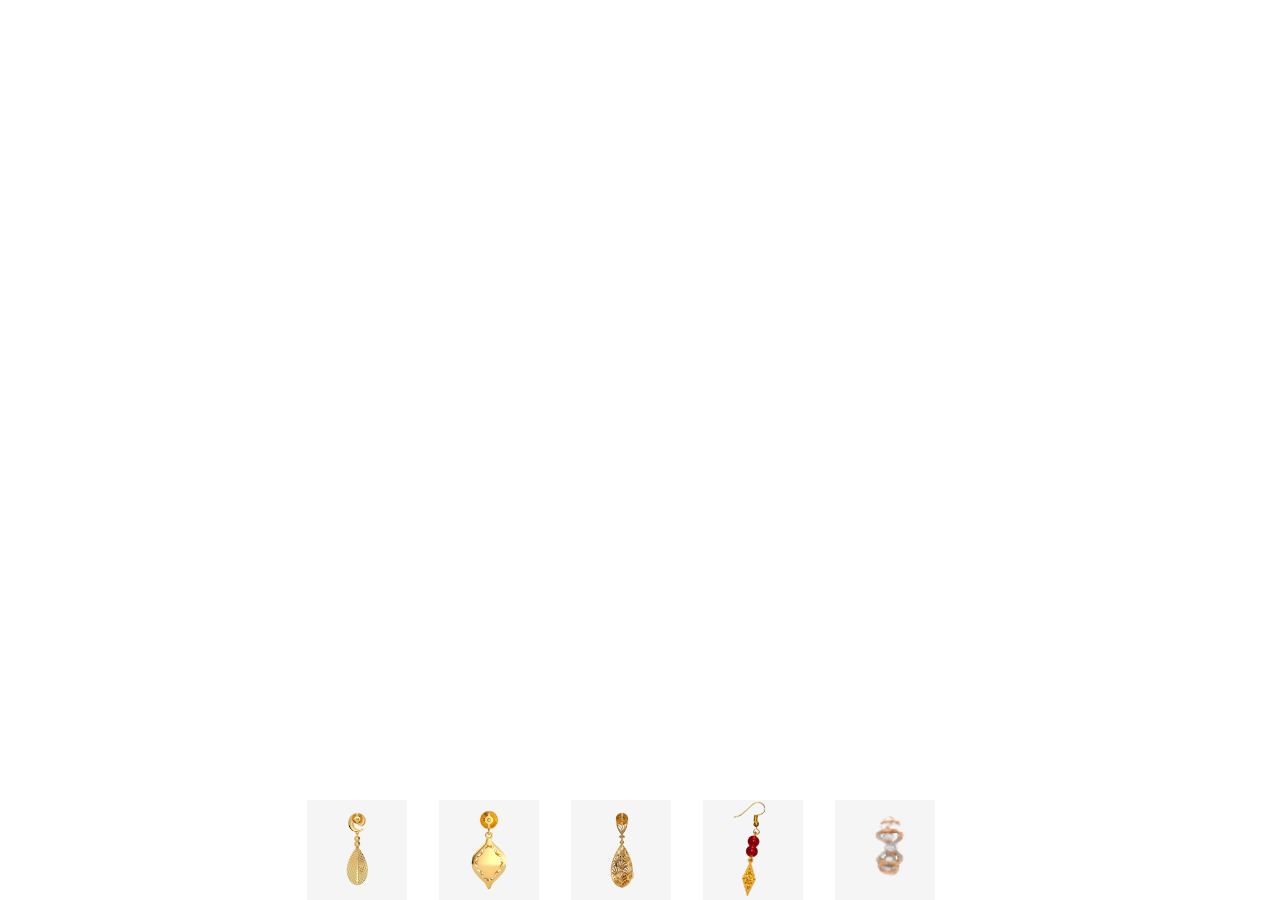
<file: demos/earrings2D/earrings.html>
<!DOCTYPE html>
<html>
  <head>
    <meta charset="utf-8">
    <meta http-equiv="content-language" content="en-EN" />
    <meta name="viewport" content="width=device-width, initial-scale=1.0, maximum-scale=1.0, user-scalable=no">

    <title>Ear rings | Demo</title>
    
    <!-- INCLUDE WebAR.rocks.face MAIN SCRIPT -->
    <script src="../../dist/WebARRocksFace.js"></script>

    <!-- INCLUDE CANVAS2D HELPER -->
    <script src="../../helpers/WebARRocksFaceCanvas2DHelper.js"></script>

    <!-- INCLUDE RESIZER HELPER -->
    <script src="../../helpers/WebARRocksResizer.js"></script>

    <!-- INCLUDE LANDMARKS STABILIZER -->
    <script src="../../helpers/landmarksStabilizers/WebARRocksLMStabilizer.js"></script>

    <!-- INCLUDE DEMO SCRIPT -->
    <script src="./main.js"></script>

    <style type="text/css">
      body {
        margin: 0;
      }
      canvas {
        transform: scaleX(-1);
        position: absolute;
        max-width:100vw;
        max-height:100vh;
        
      }
      #overlayCanvas {
        z-index: 10;
      }
      #WebARRocksFaceCanvas {
        z-index: 1;
      }
      .all-jewels {
        position: absolute;
        bottom: 0;
        display: flex;
        justify-content: space-around;
        align-items: center;
        z-index: 11;
        left: 24%;
        gap: 2rem;
      }

      .all-jewels img {
        width: 100px;
        height: 100px;
        cursor: pointer;
        background-color: whitesmoke;
      }

      @media (max-width: 850px) {
        .all-jewels {
          left: 0;
          width: 100%;
          gap: 0.7rem;
          overflow-x: scroll;
          width: 100%;
        }
      }
    </style>
  </head>
  <body>
    <!-- canvas where the earring will be displayed: -->
    <div style="height:90vh">
      <canvas width="600" height="600" id='overlayCanvas'></canvas>

      <!-- canvas where the video will be displayed: -->
      <canvas width="600" height="600" id='WebARRocksFaceCanvas'></canvas>
    </div>
    <div class="all-jewels">
      <img class="earring" src="images/earrings/earring-4.webp" />
      <img class="earring" src="images/earrings/earring-5.webp" />
      <img class="earring" src="images/earrings/earring-6.webp" />
      <img class="earring" src="images/earrings/earring-3.png" />
      <img class="earring" src="images/earrings/single_ear_ring.png" />
      <!-- <img /> -->
    </div>
  </body>
</html>
</file>
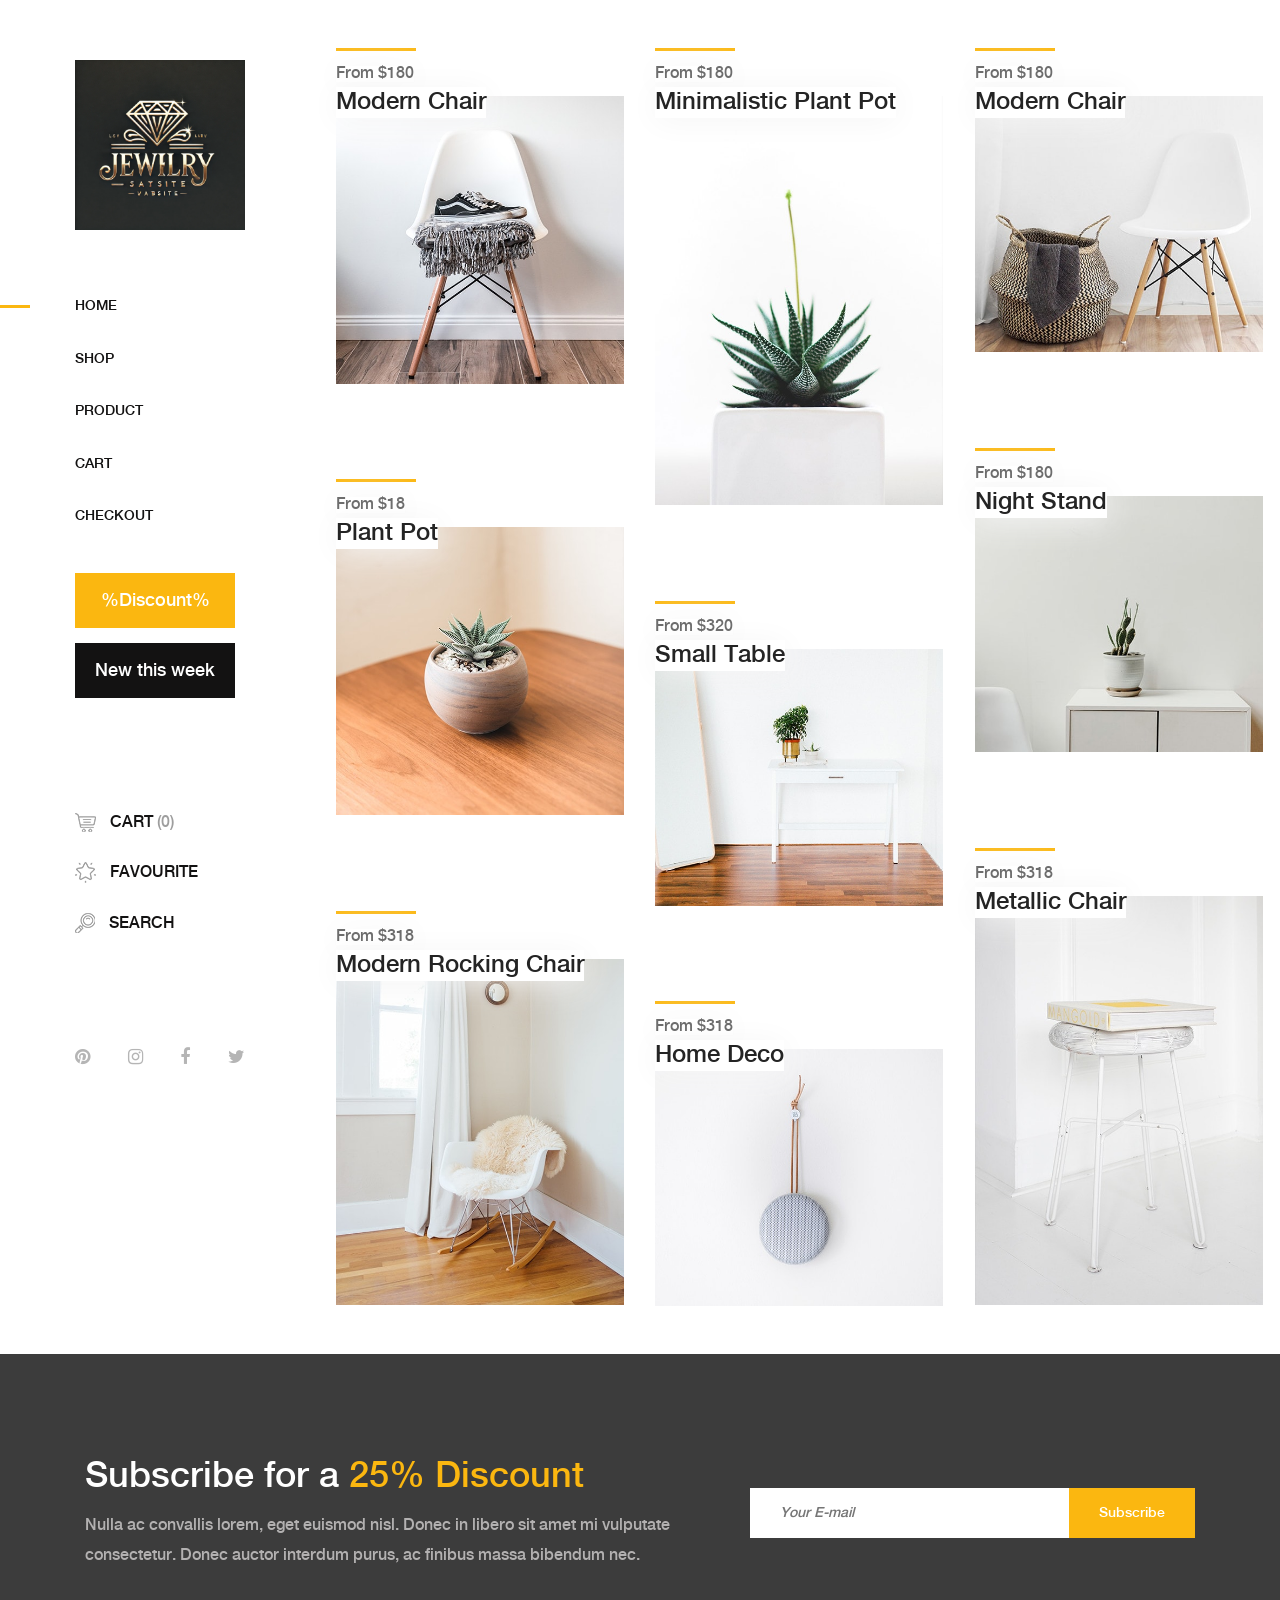
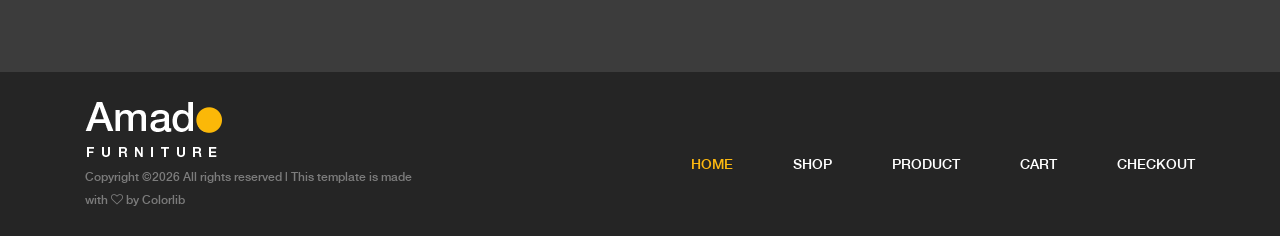
<file: demos/earrings2D/index-2.html>
<!DOCTYPE html>
<html lang="en">


<!-- Mirrored from preview.colorlib.com/theme/amado/index.html by HTTrack Website Copier/3.x [XR&CO'2014], Sat, 18 Jan 2025 09:31:42 GMT -->
<head>
    <meta charset="UTF-8">
    <meta name="description" content="">
    <meta http-equiv="X-UA-Compatible" content="IE=edge">
    <meta name="viewport" content="width=device-width, initial-scale=1, shrink-to-fit=no">
    <!-- The above 4 meta tags *must* come first in the head; any other head content must come *after* these tags -->

    <!-- Title  -->
    <title>Amado - Furniture Ecommerce Template | Home</title>

    <!-- Favicon  -->
    <link rel="icon" href="img/core-img/favicon.ico">

    <!-- Core Style CSS -->
    <link rel="stylesheet" href="css/core-style.css">
    <link rel="stylesheet" href="style.css">

</head>

<body>
    <!-- Search Wrapper Area Start -->
    <div class="search-wrapper section-padding-100">
        <div class="search-close">
            <i class="fa fa-close" aria-hidden="true"></i>
        </div>
        <div class="container">
            <div class="row">
                <div class="col-12">
                    <div class="search-content">
                        <form action="#" method="get">
                            <input type="search" name="search" id="search" placeholder="Type your keyword...">
                            <button type="submit"><img src="img/core-img/search.png" alt=""></button>
                        </form>
                    </div>
                </div>
            </div>
        </div>
    </div>
    <!-- Search Wrapper Area End -->

    <!-- ##### Main Content Wrapper Start ##### -->
    <div class="main-content-wrapper d-flex clearfix">

        <!-- Mobile Nav (max width 767px)-->
        <div class="mobile-nav">
            <!-- Navbar Brand -->
            <div class="amado-navbar-brand">
                <a href="index-2.html"><img src="img/core-img/logo.png" alt=""></a>
            </div>
            <!-- Navbar Toggler -->
            <div class="amado-navbar-toggler">
                <span></span><span></span><span></span>
            </div>
        </div>

        <!-- Header Area Start -->
        <header class="header-area clearfix">
            <!-- Close Icon -->
            <div class="nav-close">
                <i class="fa fa-close" aria-hidden="true"></i>
            </div>
            <!-- Logo -->
            <div class="logo">
                <a href="index-2.html"><img src="img/core-img/logo.png" alt=""></a>
            </div>
            <!-- Amado Nav -->
            <nav class="amado-nav">
                <ul>
                    <li class="active"><a href="index-2.html">Home</a></li>
                    <li><a href="shop.html">Shop</a></li>
                    <li><a href="product-details.html">Product</a></li>
                    <li><a href="cart.html">Cart</a></li>
                    <li><a href="checkout.html">Checkout</a></li>
                </ul>
            </nav>
            <!-- Button Group -->
            <div class="amado-btn-group mt-30 mb-100">
                <a href="#" class="btn amado-btn mb-15">%Discount%</a>
                <a href="#" class="btn amado-btn active">New this week</a>
            </div>
            <!-- Cart Menu -->
            <div class="cart-fav-search mb-100">
                <a href="cart.html" class="cart-nav"><img src="img/core-img/cart.png" alt=""> Cart <span>(0)</span></a>
                <a href="#" class="fav-nav"><img src="img/core-img/favorites.png" alt=""> Favourite</a>
                <a href="#" class="search-nav"><img src="img/core-img/search.png" alt=""> Search</a>
            </div>
            <!-- Social Button -->
            <div class="social-info d-flex justify-content-between">
                <a href="#"><i class="fa fa-pinterest" aria-hidden="true"></i></a>
                <a href="#"><i class="fa fa-instagram" aria-hidden="true"></i></a>
                <a href="#"><i class="fa fa-facebook" aria-hidden="true"></i></a>
                <a href="#"><i class="fa fa-twitter" aria-hidden="true"></i></a>
            </div>
        </header>
        <!-- Header Area End -->

        <!-- Product Catagories Area Start -->
        <div class="products-catagories-area clearfix">
            <div class="amado-pro-catagory clearfix">

                <!-- Single Catagory -->
                <div class="single-products-catagory clearfix">
                    <a href="shop.html">
                        <img src="img/bg-img/1.jpg" alt="">
                        <!-- Hover Content -->
                        <div class="hover-content">
                            <div class="line"></div>
                            <p>From $180</p>
                            <h4>Modern Chair</h4>
                        </div>
                    </a>
                </div>

                <!-- Single Catagory -->
                <div class="single-products-catagory clearfix">
                    <a href="shop.html">
                        <img src="img/bg-img/2.jpg" alt="">
                        <!-- Hover Content -->
                        <div class="hover-content">
                            <div class="line"></div>
                            <p>From $180</p>
                            <h4>Minimalistic Plant Pot</h4>
                        </div>
                    </a>
                </div>

                <!-- Single Catagory -->
                <div class="single-products-catagory clearfix">
                    <a href="shop.html">
                        <img src="img/bg-img/3.jpg" alt="">
                        <!-- Hover Content -->
                        <div class="hover-content">
                            <div class="line"></div>
                            <p>From $180</p>
                            <h4>Modern Chair</h4>
                        </div>
                    </a>
                </div>

                <!-- Single Catagory -->
                <div class="single-products-catagory clearfix">
                    <a href="shop.html">
                        <img src="img/bg-img/4.jpg" alt="">
                        <!-- Hover Content -->
                        <div class="hover-content">
                            <div class="line"></div>
                            <p>From $180</p>
                            <h4>Night Stand</h4>
                        </div>
                    </a>
                </div>

                <!-- Single Catagory -->
                <div class="single-products-catagory clearfix">
                    <a href="shop.html">
                        <img src="img/bg-img/5.jpg" alt="">
                        <!-- Hover Content -->
                        <div class="hover-content">
                            <div class="line"></div>
                            <p>From $18</p>
                            <h4>Plant Pot</h4>
                        </div>
                    </a>
                </div>

                <!-- Single Catagory -->
                <div class="single-products-catagory clearfix">
                    <a href="shop.html">
                        <img src="img/bg-img/6.jpg" alt="">
                        <!-- Hover Content -->
                        <div class="hover-content">
                            <div class="line"></div>
                            <p>From $320</p>
                            <h4>Small Table</h4>
                        </div>
                    </a>
                </div>

                <!-- Single Catagory -->
                <div class="single-products-catagory clearfix">
                    <a href="shop.html">
                        <img src="img/bg-img/7.jpg" alt="">
                        <!-- Hover Content -->
                        <div class="hover-content">
                            <div class="line"></div>
                            <p>From $318</p>
                            <h4>Metallic Chair</h4>
                        </div>
                    </a>
                </div>

                <!-- Single Catagory -->
                <div class="single-products-catagory clearfix">
                    <a href="shop.html">
                        <img src="img/bg-img/8.jpg" alt="">
                        <!-- Hover Content -->
                        <div class="hover-content">
                            <div class="line"></div>
                            <p>From $318</p>
                            <h4>Modern Rocking Chair</h4>
                        </div>
                    </a>
                </div>

                <!-- Single Catagory -->
                <div class="single-products-catagory clearfix">
                    <a href="shop.html">
                        <img src="img/bg-img/9.jpg" alt="">
                        <!-- Hover Content -->
                        <div class="hover-content">
                            <div class="line"></div>
                            <p>From $318</p>
                            <h4>Home Deco</h4>
                        </div>
                    </a>
                </div>
            </div>
        </div>
        <!-- Product Catagories Area End -->
    </div>
    <!-- ##### Main Content Wrapper End ##### -->

    <!-- ##### Newsletter Area Start ##### -->
    <section class="newsletter-area section-padding-100-0">
        <div class="container">
            <div class="row align-items-center">
                <!-- Newsletter Text -->
                <div class="col-12 col-lg-6 col-xl-7">
                    <div class="newsletter-text mb-100">
                        <h2>Subscribe for a <span>25% Discount</span></h2>
                        <p>Nulla ac convallis lorem, eget euismod nisl. Donec in libero sit amet mi vulputate consectetur. Donec auctor interdum purus, ac finibus massa bibendum nec.</p>
                    </div>
                </div>
                <!-- Newsletter Form -->
                <div class="col-12 col-lg-6 col-xl-5">
                    <div class="newsletter-form mb-100">
                        <form action="#" method="post">
                            <input type="email" name="email" class="nl-email" placeholder="Your E-mail">
                            <input type="submit" value="Subscribe">
                        </form>
                    </div>
                </div>
            </div>
        </div>
    </section>
    <!-- ##### Newsletter Area End ##### -->

    <!-- ##### Footer Area Start ##### -->
    <footer class="footer_area clearfix">
        <div class="container">
            <div class="row align-items-center">
                <!-- Single Widget Area -->
                <div class="col-12 col-lg-4">
                    <div class="single_widget_area">
                        <!-- Logo -->
                        <div class="footer-logo mr-50">
                            <a href="index-2.html"><img src="img/core-img/logo2.png" alt=""></a>
                        </div>
                        <!-- Copywrite Text -->
                        <p class="copywrite"><!-- Link back to Colorlib can't be removed. Template is licensed under CC BY 3.0. -->
Copyright &copy;<script>document.write(new Date().getFullYear());</script> All rights reserved | This template is made with <i class="fa fa-heart-o" aria-hidden="true"></i> by <a href="https://colorlib.com/" target="_blank">Colorlib</a>
<!-- Link back to Colorlib can't be removed. Template is licensed under CC BY 3.0. --></p>
                    </div>
                </div>
                <!-- Single Widget Area -->
                <div class="col-12 col-lg-8">
                    <div class="single_widget_area">
                        <!-- Footer Menu -->
                        <div class="footer_menu">
                            <nav class="navbar navbar-expand-lg justify-content-end">
                                <button class="navbar-toggler" type="button" data-toggle="collapse" data-target="#footerNavContent" aria-controls="footerNavContent" aria-expanded="false" aria-label="Toggle navigation"><i class="fa fa-bars"></i></button>
                                <div class="collapse navbar-collapse" id="footerNavContent">
                                    <ul class="navbar-nav ml-auto">
                                        <li class="nav-item active">
                                            <a class="nav-link" href="index-2.html">Home</a>
                                        </li>
                                        <li class="nav-item">
                                            <a class="nav-link" href="shop.html">Shop</a>
                                        </li>
                                        <li class="nav-item">
                                            <a class="nav-link" href="product-details.html">Product</a>
                                        </li>
                                        <li class="nav-item">
                                            <a class="nav-link" href="cart.html">Cart</a>
                                        </li>
                                        <li class="nav-item">
                                            <a class="nav-link" href="checkout.html">Checkout</a>
                                        </li>
                                    </ul>
                                </div>
                            </nav>
                        </div>
                    </div>
                </div>
            </div>
        </div>
    </footer>
    <!-- ##### Footer Area End ##### -->

    <!-- ##### jQuery (Necessary for All JavaScript Plugins) ##### -->
    <script src="js/jquery/jquery-2.2.4.min.js"></script>
    <!-- Popper js -->
    <script src="js/popper.min.js"></script>
    <!-- Bootstrap js -->
    <script src="js/bootstrap.min.js"></script>
    <!-- Plugins js -->
    <script src="js/plugins.js"></script>
    <!-- Active js -->
    <script src="js/active.js"></script>

    <!-- Global site tag (gtag.js) - Google Analytics -->
<script async src="https://www.googletagmanager.com/gtag/js?id=UA-23581568-13"></script>
<script>
  window.dataLayer = window.dataLayer || [];
  function gtag(){dataLayer.push(arguments);}
  gtag('js', new Date());

  gtag('config', 'UA-23581568-13');
</script>


<script defer src="https://static.cloudflareinsights.com/beacon.min.js/vcd15cbe7772f49c399c6a5babf22c1241717689176015" integrity="sha512-ZpsOmlRQV6y907TI0dKBHq9Md29nnaEIPlkf84rnaERnq6zvWvPUqr2ft8M1aS28oN72PdrCzSjY4U6VaAw1EQ==" data-cf-beacon='{"rayId":"903d926b0bd5fcee","version":"2025.1.0","serverTiming":{"name":{"cfExtPri":true,"cfL4":true,"cfSpeedBrain":true,"cfCacheStatus":true}},"token":"cd0b4b3a733644fc843ef0b185f98241","b":1}' crossorigin="anonymous"></script>
</body>


<!-- Mirrored from preview.colorlib.com/theme/amado/index.html by HTTrack Website Copier/3.x [XR&CO'2014], Sat, 18 Jan 2025 09:31:42 GMT -->
</html>
</file>
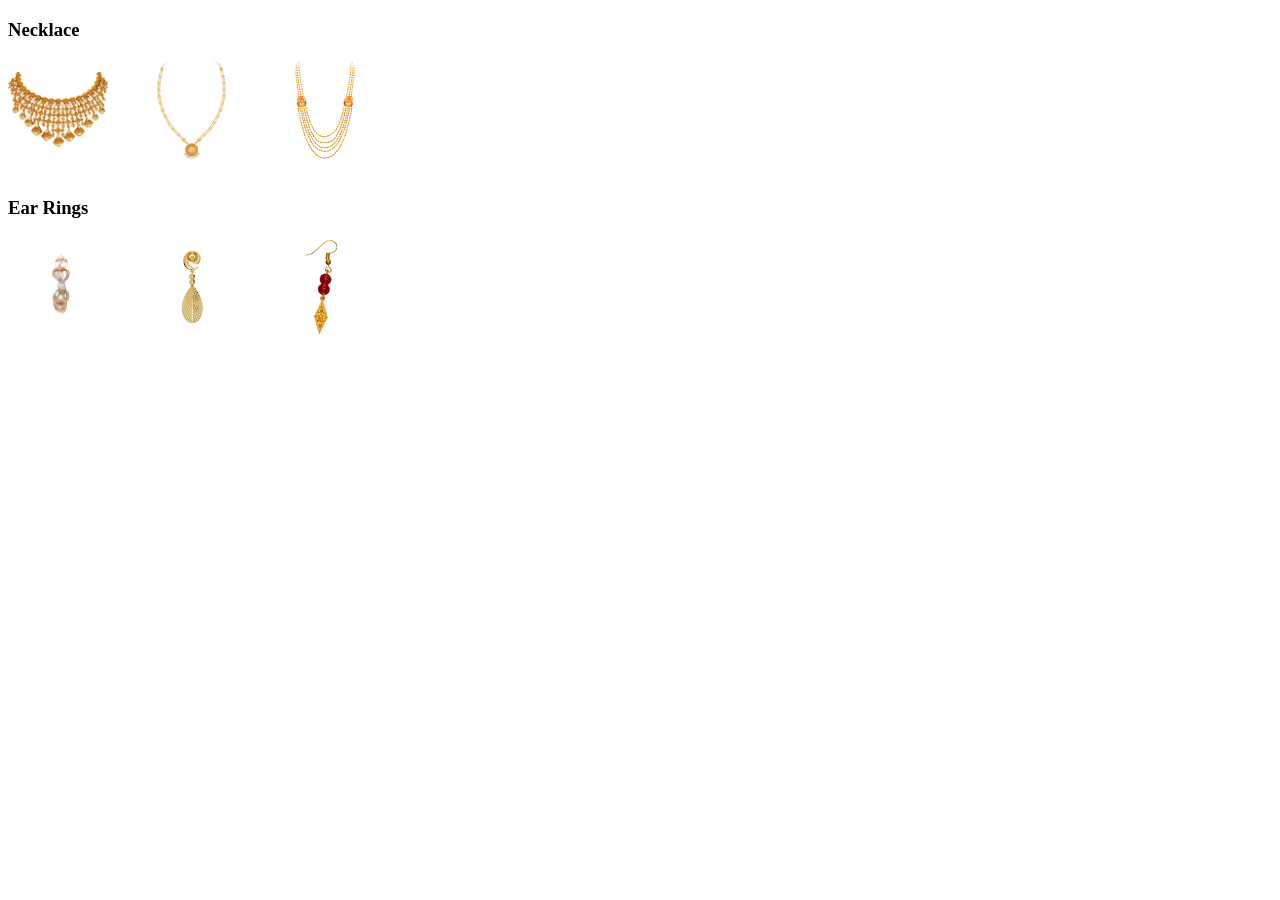
<file: demos/earrings2D/index-old.html>
<!DOCTYPE html>
<html lang="en">
<head>
    <meta charset="UTF-8">
    <meta name="viewport" content="width=device-width, initial-scale=1.0">
    <title>Necklace | Earrings</title>
    
    <style>
        * {
            font-family: Georgia, 'Times New Roman', Times, serif;
        }
        .necklace-section {
            display: flex;
            justify-content: start;
            align-items: center;
            gap: 2.1rem;
        }
        .necklace-section img {
            width: 100px;
            height: 100px;
            object-fit: contain;
        }
        .earrings-section {
            display: flex;
            justify-content: start;
            align-items: center;
            gap: 2.1rem;
        }
        .earrings-section img {
            width: 100px;
            height: 100px;
            object-fit: contain;
        }
        .earrings-heading {
            margin-top: 2.1rem;
        }
    </style>
</head>
<body>
    <!-- Update the hrefs while uploading new data  -->
    <h3>Necklace</h3>
    <div class="necklace-section">
        <a href="/demos/earrings2D/necklace.html">
            <img src="images/necklaces/necklace-1.png" alt="Necklaces">
        </a>
        <a href="/demos/earrings2D/necklace.html">
            <img src="images/necklaces/necklace-2.png" alt="Necklaces">
        </a>
        <a href="/demos/earrings2D/necklace.html">
            <img src="images/necklaces/necklace-3.png" alt="Necklaces">
        </a>
    </div>

    <h3 class="earrings-heading">Ear Rings</h3>
    <div class="earrings-section">
        <a href="/demos/earrings2D/earrings.html">
            <img src="images/earrings/single_ear_ring.png" alt="Ear Rings">
        </a>
        <a  href="/demos/earrings2D/earrings.html">
            <img src="images/earrings/earring-4.webp" alt="Ear Rings">
        </a>
        <a  href="/demos/earrings2D/earrings.html">
            <img src="images/earrings/earring-3.png" alt="Ear Rings">
        </a>
    </div>
</body>
</html>
</file>
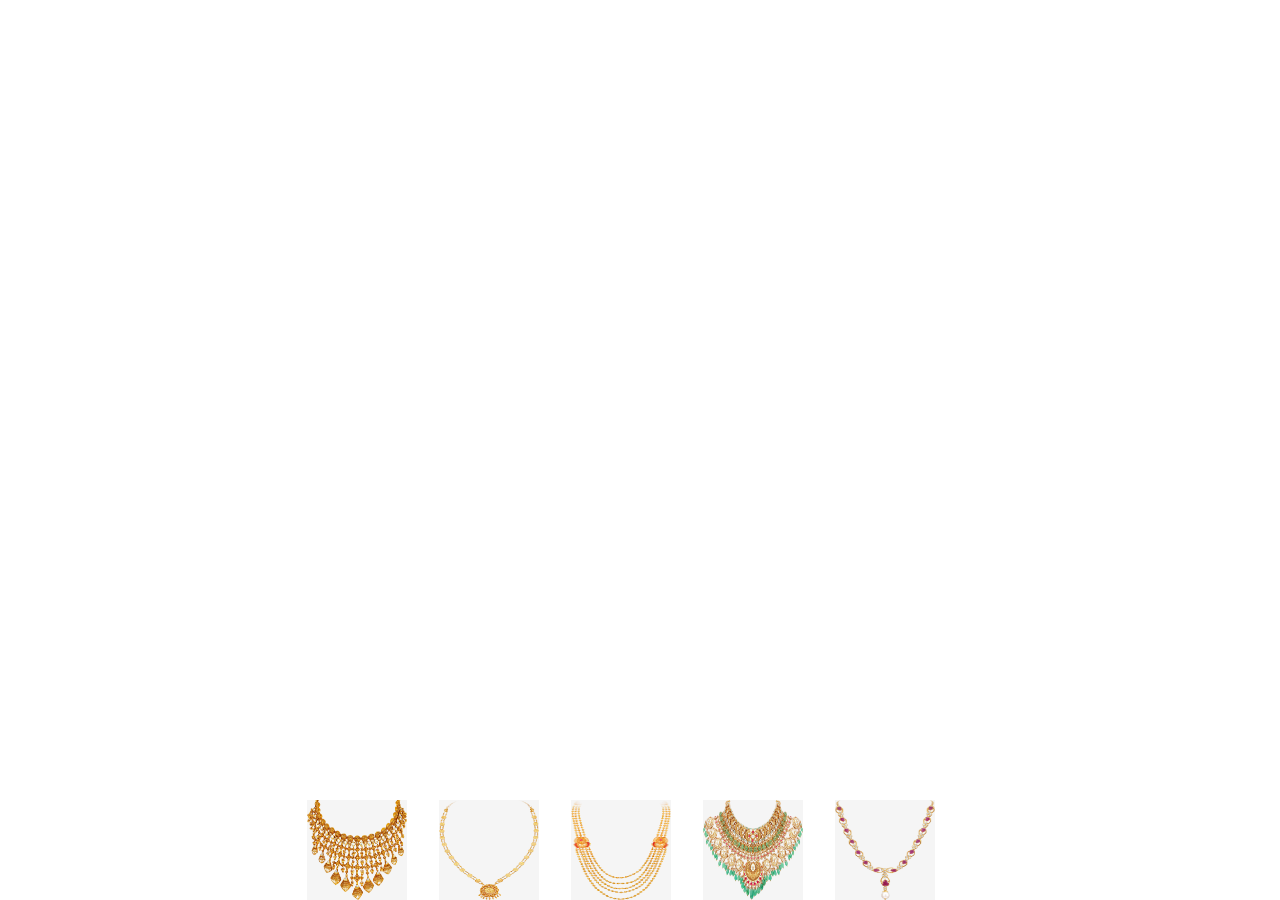
<file: demos/earrings2D/necklace.html>
<!DOCTYPE html>
<html>
  <head>
    <meta charset="utf-8">
    <meta http-equiv="content-language" content="en-EN" />
    <meta name="viewport" content="width=device-width, initial-scale=1.0, maximum-scale=1.0, user-scalable=no">

    <title>Necklace | Demo</title>
    
    <!-- INCLUDE WebAR.rocks.face MAIN SCRIPT -->
    <script src="../../dist/WebARRocksFace.js"></script>

    <!-- INCLUDE CANVAS2D HELPER -->
    <script src="../../helpers/WebARRocksFaceCanvas2DHelper.js"></script>

    <!-- INCLUDE RESIZER HELPER -->
    <script src="../../helpers/WebARRocksResizer.js"></script>

    <!-- INCLUDE LANDMARKS STABILIZER -->
    <script src="../../helpers/landmarksStabilizers/WebARRocksLMStabilizer.js"></script>

    <!-- INCLUDE DEMO SCRIPT -->
    <script src="./necklace.js"></script>

    <style type="text/css">
      body {
        margin: 0;
      }
      canvas {
        transform: scaleX(-1);
        position: absolute;
        max-width:100vw;
        max-height:100vh;
      }
      #overlayCanvas {
        z-index: 10;
      }
      #WebARRocksFaceCanvas {
        z-index: 1;
      }
      .all-jewels {
        position: absolute;
        bottom: 0;
        display: flex;
        justify-content: space-around;
        align-items: center;
        z-index: 11;
        left: 24%;
        gap: 2rem;
      }

      .all-jewels img {
        width: 100px;
        height: 100px;
        cursor: pointer;
        background-color: whitesmoke;
      }

      @media (max-width: 850px) {
        .all-jewels {
          left: 0;
          width: 100%;
          gap: 0.7rem;
          overflow-x: scroll;
          width: 100%;
        }
      }
    </style>
  </head>
  <body>
    <!-- canvas where the earring will be displayed: -->
    <canvas width="600" height="600" id='overlayCanvas'></canvas>

    <!-- canvas where the video will be displayed: -->
    <canvas width="600" height="600" id='WebARRocksFaceCanvas'></canvas>

    <div class="all-jewels">
      <img class="earring" src="images/necklaces/necklace-1.png" />
      <img class="earring" src="images/necklaces/necklace-2.png" />
      <img class="earring" src="images/necklaces/necklace-3.png" />
      <img class="earring" src="images/necklaces/necklace-4.png" />
      <img class="earring" src="images/necklaces/necklace-5.png" />
      <!-- <img /> -->
    </div>
  </body>
</html>
</file>
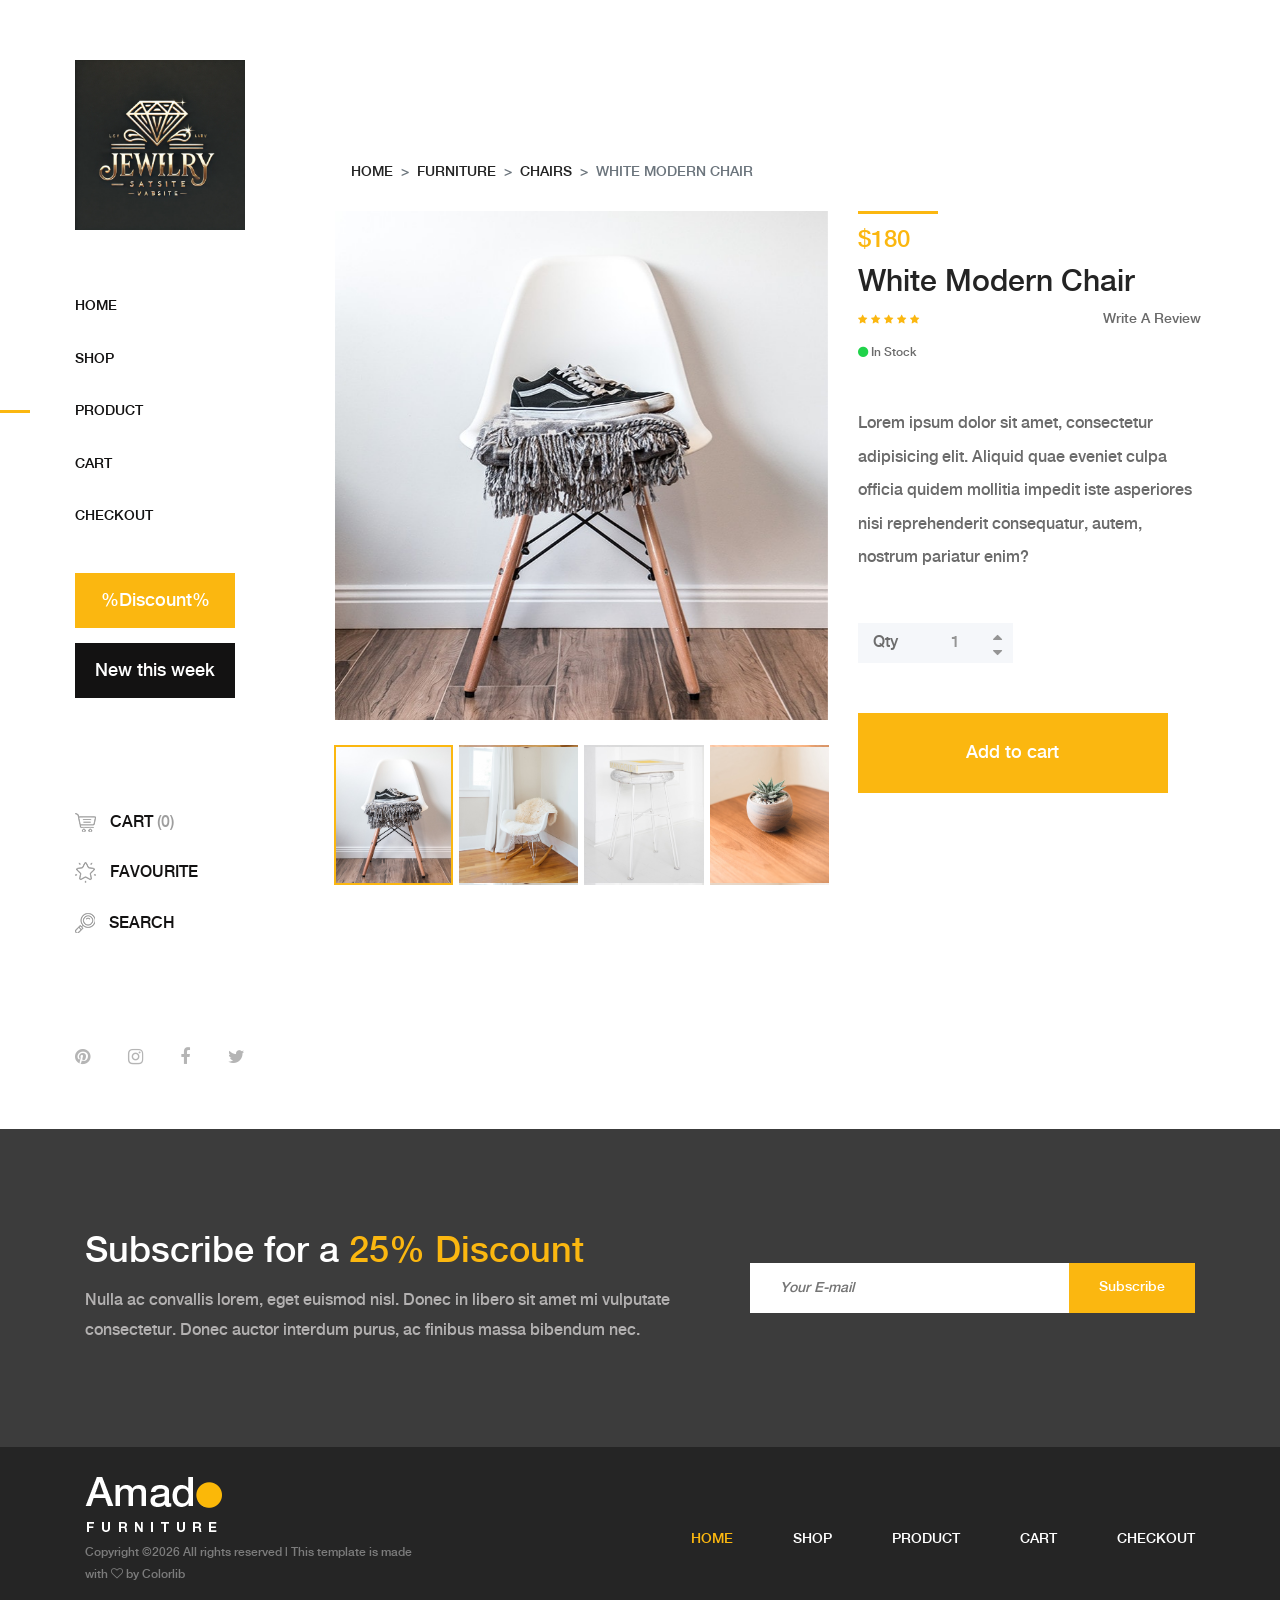
<file: demos/earrings2D/product-details.html>
<!DOCTYPE html>
<html lang="en">


<!-- Mirrored from preview.colorlib.com/theme/amado/product-details.html by HTTrack Website Copier/3.x [XR&CO'2014], Sat, 18 Jan 2025 09:31:44 GMT -->
<head>
    <meta charset="UTF-8">
    <meta name="description" content="">
    <meta http-equiv="X-UA-Compatible" content="IE=edge">
    <meta name="viewport" content="width=device-width, initial-scale=1, shrink-to-fit=no">
    <!-- The above 4 meta tags *must* come first in the head; any other head content must come *after* these tags -->

    <!-- Title  -->
    <title>Amado - Furniture Ecommerce Template | Product Details</title>

    <!-- Favicon  -->
    <link rel="icon" href="img/core-img/favicon.ico">

    <!-- Core Style CSS -->
    <link rel="stylesheet" href="css/core-style.css">
    <link rel="stylesheet" href="style.css">

</head>

<body>
    <!-- Search Wrapper Area Start -->
    <div class="search-wrapper section-padding-100">
        <div class="search-close">
            <i class="fa fa-close" aria-hidden="true"></i>
        </div>
        <div class="container">
            <div class="row">
                <div class="col-12">
                    <div class="search-content">
                        <form action="#" method="get">
                            <input type="search" name="search" id="search" placeholder="Type your keyword...">
                            <button type="submit"><img src="img/core-img/search.png" alt=""></button>
                        </form>
                    </div>
                </div>
            </div>
        </div>
    </div>
    <!-- Search Wrapper Area End -->

    <!-- ##### Main Content Wrapper Start ##### -->
    <div class="main-content-wrapper d-flex clearfix">

        <!-- Mobile Nav (max width 767px)-->
        <div class="mobile-nav">
            <!-- Navbar Brand -->
            <div class="amado-navbar-brand">
                <a href="index-2.html"><img src="img/core-img/logo.png" alt=""></a>
            </div>
            <!-- Navbar Toggler -->
            <div class="amado-navbar-toggler">
                <span></span><span></span><span></span>
            </div>
        </div>

        <!-- Header Area Start -->
        <header class="header-area clearfix">
            <!-- Close Icon -->
            <div class="nav-close">
                <i class="fa fa-close" aria-hidden="true"></i>
            </div>
            <!-- Logo -->
            <div class="logo">
                <a href="index-2.html"><img src="img/core-img/logo.png" alt=""></a>
            </div>
            <!-- Amado Nav -->
            <nav class="amado-nav">
                <ul>
                    <li><a href="index-2.html">Home</a></li>
                    <li><a href="shop.html">Shop</a></li>
                    <li class="active"><a href="product-details.html">Product</a></li>
                    <li><a href="cart.html">Cart</a></li>
                    <li><a href="checkout.html">Checkout</a></li>
                </ul>
            </nav>
            <!-- Button Group -->
            <div class="amado-btn-group mt-30 mb-100">
                <a href="#" class="btn amado-btn mb-15">%Discount%</a>
                <a href="#" class="btn amado-btn active">New this week</a>
            </div>
            <!-- Cart Menu -->
            <div class="cart-fav-search mb-100">
                <a href="cart.html" class="cart-nav"><img src="img/core-img/cart.png" alt=""> Cart <span>(0)</span></a>
                <a href="#" class="fav-nav"><img src="img/core-img/favorites.png" alt=""> Favourite</a>
                <a href="#" class="search-nav"><img src="img/core-img/search.png" alt=""> Search</a>
            </div>
            <!-- Social Button -->
            <div class="social-info d-flex justify-content-between">
                <a href="#"><i class="fa fa-pinterest" aria-hidden="true"></i></a>
                <a href="#"><i class="fa fa-instagram" aria-hidden="true"></i></a>
                <a href="#"><i class="fa fa-facebook" aria-hidden="true"></i></a>
                <a href="#"><i class="fa fa-twitter" aria-hidden="true"></i></a>
            </div>
        </header>
        <!-- Header Area End -->

        <!-- Product Details Area Start -->
        <div class="single-product-area section-padding-100 clearfix">
            <div class="container-fluid">

                <div class="row">
                    <div class="col-12">
                        <nav aria-label="breadcrumb">
                            <ol class="breadcrumb mt-50">
                                <li class="breadcrumb-item"><a href="#">Home</a></li>
                                <li class="breadcrumb-item"><a href="#">Furniture</a></li>
                                <li class="breadcrumb-item"><a href="#">Chairs</a></li>
                                <li class="breadcrumb-item active" aria-current="page">white modern chair</li>
                            </ol>
                        </nav>
                    </div>
                </div>

                <div class="row">
                    <div class="col-12 col-lg-7">
                        <div class="single_product_thumb">
                            <div id="product_details_slider" class="carousel slide" data-ride="carousel">
                                <ol class="carousel-indicators">
                                    <li class="active" data-target="#product_details_slider" data-slide-to="0" style="background-image: url(img/product-img/pro-big-1.jpg);">
                                    </li>
                                    <li data-target="#product_details_slider" data-slide-to="1" style="background-image: url(img/product-img/pro-big-2.jpg);">
                                    </li>
                                    <li data-target="#product_details_slider" data-slide-to="2" style="background-image: url(img/product-img/pro-big-3.jpg);">
                                    </li>
                                    <li data-target="#product_details_slider" data-slide-to="3" style="background-image: url(img/product-img/pro-big-4.jpg);">
                                    </li>
                                </ol>
                                <div class="carousel-inner">
                                    <div class="carousel-item active">
                                        <a class="gallery_img" href="img/product-img/pro-big-1.jpg">
                                            <img class="d-block w-100" src="img/product-img/pro-big-1.jpg" alt="First slide">
                                        </a>
                                    </div>
                                    <div class="carousel-item">
                                        <a class="gallery_img" href="img/product-img/pro-big-2.jpg">
                                            <img class="d-block w-100" src="img/product-img/pro-big-2.jpg" alt="Second slide">
                                        </a>
                                    </div>
                                    <div class="carousel-item">
                                        <a class="gallery_img" href="img/product-img/pro-big-3.jpg">
                                            <img class="d-block w-100" src="img/product-img/pro-big-3.jpg" alt="Third slide">
                                        </a>
                                    </div>
                                    <div class="carousel-item">
                                        <a class="gallery_img" href="img/product-img/pro-big-4.jpg">
                                            <img class="d-block w-100" src="img/product-img/pro-big-4.jpg" alt="Fourth slide">
                                        </a>
                                    </div>
                                </div>
                            </div>
                        </div>
                    </div>
                    <div class="col-12 col-lg-5">
                        <div class="single_product_desc">
                            <!-- Product Meta Data -->
                            <div class="product-meta-data">
                                <div class="line"></div>
                                <p class="product-price">$180</p>
                                <a href="product-details.html">
                                    <h6>White Modern Chair</h6>
                                </a>
                                <!-- Ratings & Review -->
                                <div class="ratings-review mb-15 d-flex align-items-center justify-content-between">
                                    <div class="ratings">
                                        <i class="fa fa-star" aria-hidden="true"></i>
                                        <i class="fa fa-star" aria-hidden="true"></i>
                                        <i class="fa fa-star" aria-hidden="true"></i>
                                        <i class="fa fa-star" aria-hidden="true"></i>
                                        <i class="fa fa-star" aria-hidden="true"></i>
                                    </div>
                                    <div class="review">
                                        <a href="#">Write A Review</a>
                                    </div>
                                </div>
                                <!-- Avaiable -->
                                <p class="avaibility"><i class="fa fa-circle"></i> In Stock</p>
                            </div>

                            <div class="short_overview my-5">
                                <p>Lorem ipsum dolor sit amet, consectetur adipisicing elit. Aliquid quae eveniet culpa officia quidem mollitia impedit iste asperiores nisi reprehenderit consequatur, autem, nostrum pariatur enim?</p>
                            </div>

                            <!-- Add to Cart Form -->
                            <form class="cart clearfix" method="post">
                                <div class="cart-btn d-flex mb-50">
                                    <p>Qty</p>
                                    <div class="quantity">
                                        <span class="qty-minus" onclick="var effect = document.getElementById('qty'); var qty = effect.value; if( !isNaN( qty ) &amp;&amp; qty &gt; 1 ) effect.value--;return false;"><i class="fa fa-caret-down" aria-hidden="true"></i></span>
                                        <input type="number" class="qty-text" id="qty" step="1" min="1" max="300" name="quantity" value="1">
                                        <span class="qty-plus" onclick="var effect = document.getElementById('qty'); var qty = effect.value; if( !isNaN( qty )) effect.value++;return false;"><i class="fa fa-caret-up" aria-hidden="true"></i></span>
                                    </div>
                                </div>
                                <button type="submit" name="addtocart" value="5" class="btn amado-btn">Add to cart</button>
                            </form>

                        </div>
                    </div>
                </div>
            </div>
        </div>
        <!-- Product Details Area End -->
    </div>
    <!-- ##### Main Content Wrapper End ##### -->

    <!-- ##### Newsletter Area Start ##### -->
    <section class="newsletter-area section-padding-100-0">
        <div class="container">
            <div class="row align-items-center">
                <!-- Newsletter Text -->
                <div class="col-12 col-lg-6 col-xl-7">
                    <div class="newsletter-text mb-100">
                        <h2>Subscribe for a <span>25% Discount</span></h2>
                        <p>Nulla ac convallis lorem, eget euismod nisl. Donec in libero sit amet mi vulputate consectetur. Donec auctor interdum purus, ac finibus massa bibendum nec.</p>
                    </div>
                </div>
                <!-- Newsletter Form -->
                <div class="col-12 col-lg-6 col-xl-5">
                    <div class="newsletter-form mb-100">
                        <form action="#" method="post">
                            <input type="email" name="email" class="nl-email" placeholder="Your E-mail">
                            <input type="submit" value="Subscribe">
                        </form>
                    </div>
                </div>
            </div>
        </div>
    </section>
    <!-- ##### Newsletter Area End ##### -->

    <!-- ##### Footer Area Start ##### -->
    <footer class="footer_area clearfix">
        <div class="container">
            <div class="row align-items-center">
                <!-- Single Widget Area -->
                <div class="col-12 col-lg-4">
                    <div class="single_widget_area">
                        <!-- Logo -->
                        <div class="footer-logo mr-50">
                            <a href="index-2.html"><img src="img/core-img/logo2.png" alt=""></a>
                        </div>
                        <!-- Copywrite Text -->
                        <p class="copywrite"><!-- Link back to Colorlib can't be removed. Template is licensed under CC BY 3.0. -->
Copyright &copy;<script>document.write(new Date().getFullYear());</script> All rights reserved | This template is made with <i class="fa fa-heart-o" aria-hidden="true"></i> by <a href="https://colorlib.com/" target="_blank">Colorlib</a>
<!-- Link back to Colorlib can't be removed. Template is licensed under CC BY 3.0. --></p>
                    </div>
                </div>
                <!-- Single Widget Area -->
                <div class="col-12 col-lg-8">
                    <div class="single_widget_area">
                        <!-- Footer Menu -->
                        <div class="footer_menu">
                            <nav class="navbar navbar-expand-lg justify-content-end">
                                <button class="navbar-toggler" type="button" data-toggle="collapse" data-target="#footerNavContent" aria-controls="footerNavContent" aria-expanded="false" aria-label="Toggle navigation"><i class="fa fa-bars"></i></button>
                                <div class="collapse navbar-collapse" id="footerNavContent">
                                    <ul class="navbar-nav ml-auto">
                                        <li class="nav-item active">
                                            <a class="nav-link" href="index-2.html">Home</a>
                                        </li>
                                        <li class="nav-item">
                                            <a class="nav-link" href="shop.html">Shop</a>
                                        </li>
                                        <li class="nav-item">
                                            <a class="nav-link" href="product-details.html">Product</a>
                                        </li>
                                        <li class="nav-item">
                                            <a class="nav-link" href="cart.html">Cart</a>
                                        </li>
                                        <li class="nav-item">
                                            <a class="nav-link" href="checkout.html">Checkout</a>
                                        </li>
                                    </ul>
                                </div>
                            </nav>
                        </div>
                    </div>
                </div>
            </div>
        </div>
    </footer>
    <!-- ##### Footer Area End ##### -->

    <!-- ##### jQuery (Necessary for All JavaScript Plugins) ##### -->
    <script src="js/jquery/jquery-2.2.4.min.js"></script>
    <!-- Popper js -->
    <script src="js/popper.min.js"></script>
    <!-- Bootstrap js -->
    <script src="js/bootstrap.min.js"></script>
    <!-- Plugins js -->
    <script src="js/plugins.js"></script>
    <!-- Active js -->
    <script src="js/active.js"></script>

    <!-- Global site tag (gtag.js) - Google Analytics -->
<script async src="https://www.googletagmanager.com/gtag/js?id=UA-23581568-13"></script>
<script>
  window.dataLayer = window.dataLayer || [];
  function gtag(){dataLayer.push(arguments);}
  gtag('js', new Date());

  gtag('config', 'UA-23581568-13');
</script>


<script defer src="https://static.cloudflareinsights.com/beacon.min.js/vcd15cbe7772f49c399c6a5babf22c1241717689176015" integrity="sha512-ZpsOmlRQV6y907TI0dKBHq9Md29nnaEIPlkf84rnaERnq6zvWvPUqr2ft8M1aS28oN72PdrCzSjY4U6VaAw1EQ==" data-cf-beacon='{"rayId":"903d927218599c9e","version":"2025.1.0","serverTiming":{"name":{"cfExtPri":true,"cfL4":true,"cfSpeedBrain":true,"cfCacheStatus":true}},"token":"cd0b4b3a733644fc843ef0b185f98241","b":1}' crossorigin="anonymous"></script>
</body>


<!-- Mirrored from preview.colorlib.com/theme/amado/product-details.html by HTTrack Website Copier/3.x [XR&CO'2014], Sat, 18 Jan 2025 09:31:46 GMT -->
</html>
</file>
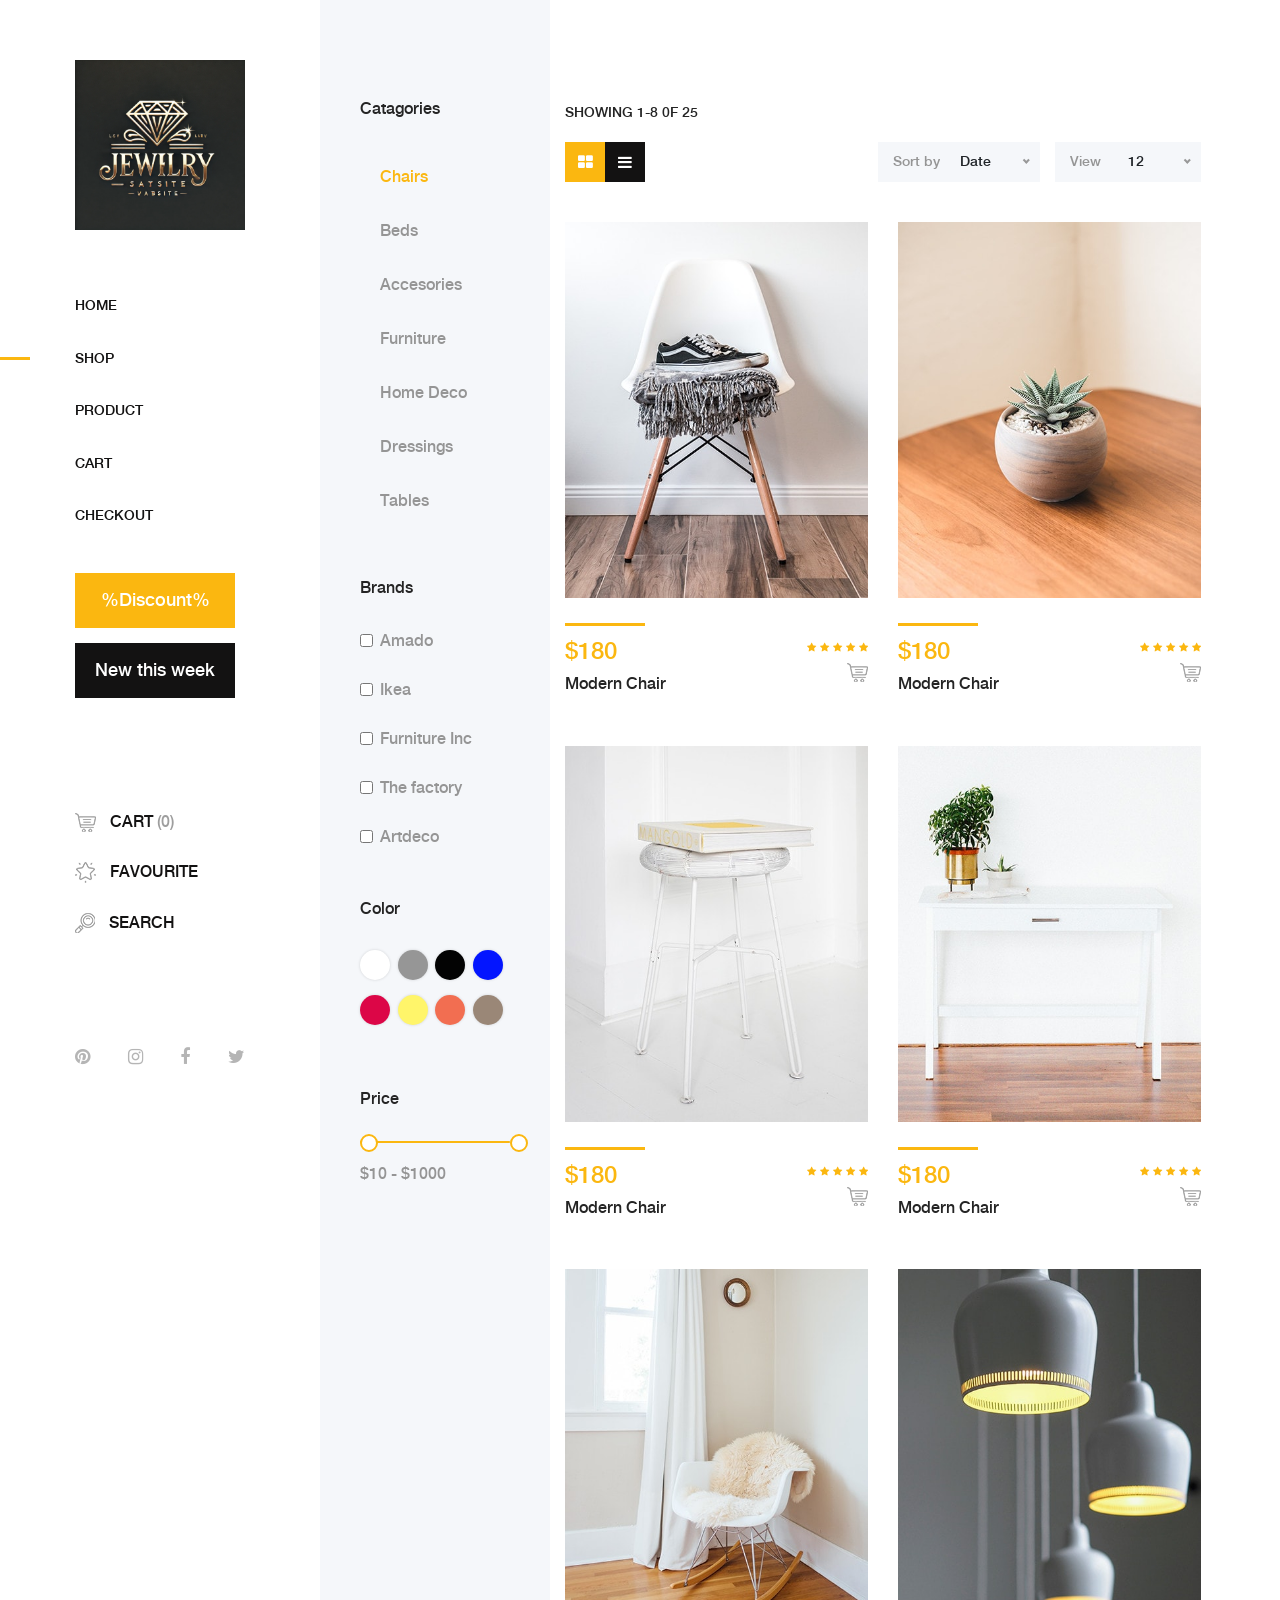
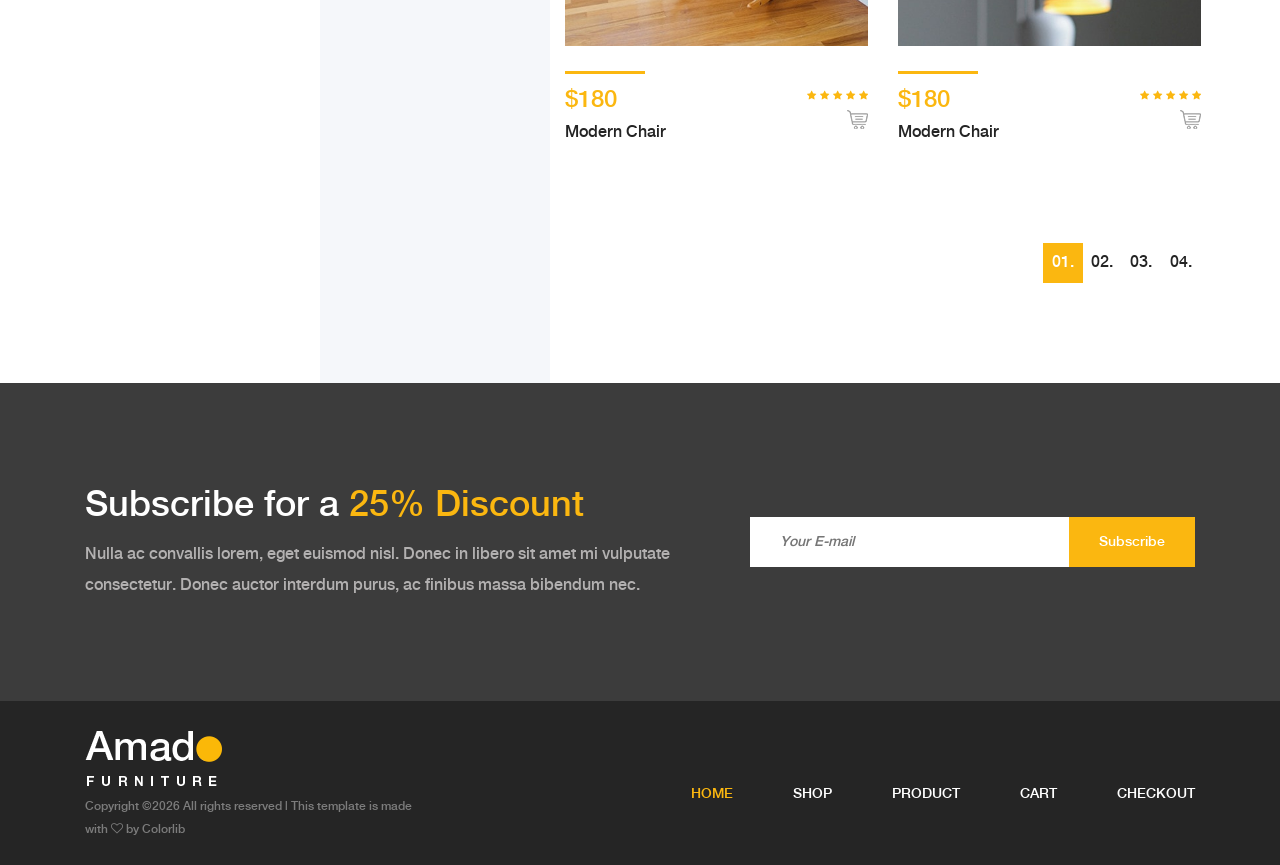
<file: demos/earrings2D/shop.html>
<!DOCTYPE html>
<html lang="en">


<!-- Mirrored from preview.colorlib.com/theme/amado/shop.html by HTTrack Website Copier/3.x [XR&CO'2014], Sat, 18 Jan 2025 09:31:42 GMT -->
<head>
    <meta charset="UTF-8">
    <meta name="description" content="">
    <meta http-equiv="X-UA-Compatible" content="IE=edge">
    <meta name="viewport" content="width=device-width, initial-scale=1, shrink-to-fit=no">
    <!-- The above 4 meta tags *must* come first in the head; any other head content must come *after* these tags -->

    <!-- Title  -->
    <title>Amado - Furniture Ecommerce Template | Shop</title>

    <!-- Favicon  -->
    <link rel="icon" href="img/core-img/favicon.ico">

    <!-- Core Style CSS -->
    <link rel="stylesheet" href="css/core-style.css">
    <link rel="stylesheet" href="style.css">

</head>

<body>
    <!-- Search Wrapper Area Start -->
    <div class="search-wrapper section-padding-100">
        <div class="search-close">
            <i class="fa fa-close" aria-hidden="true"></i>
        </div>
        <div class="container">
            <div class="row">
                <div class="col-12">
                    <div class="search-content">
                        <form action="#" method="get">
                            <input type="search" name="search" id="search" placeholder="Type your keyword...">
                            <button type="submit"><img src="img/core-img/search.png" alt=""></button>
                        </form>
                    </div>
                </div>
            </div>
        </div>
    </div>
    <!-- Search Wrapper Area End -->

    <!-- ##### Main Content Wrapper Start ##### -->
    <div class="main-content-wrapper d-flex clearfix">

        <!-- Mobile Nav (max width 767px)-->
        <div class="mobile-nav">
            <!-- Navbar Brand -->
            <div class="amado-navbar-brand">
                <a href="index-2.html"><img src="img/core-img/logo.png" alt=""></a>
            </div>
            <!-- Navbar Toggler -->
            <div class="amado-navbar-toggler">
                <span></span><span></span><span></span>
            </div>
        </div>

        <!-- Header Area Start -->
        <header class="header-area clearfix">
            <!-- Close Icon -->
            <div class="nav-close">
                <i class="fa fa-close" aria-hidden="true"></i>
            </div>
            <!-- Logo -->
            <div class="logo">
                <a href="index-2.html"><img src="img/core-img/logo.png" alt=""></a>
            </div>
            <!-- Amado Nav -->
            <nav class="amado-nav">
                <ul>
                    <li><a href="index-2.html">Home</a></li>
                    <li class="active"><a href="shop.html">Shop</a></li>
                    <li><a href="product-details.html">Product</a></li>
                    <li><a href="cart.html">Cart</a></li>
                    <li><a href="checkout.html">Checkout</a></li>
                </ul>
            </nav>
            <!-- Button Group -->
            <div class="amado-btn-group mt-30 mb-100">
                <a href="#" class="btn amado-btn mb-15">%Discount%</a>
                <a href="#" class="btn amado-btn active">New this week</a>
            </div>
            <!-- Cart Menu -->
            <div class="cart-fav-search mb-100">
                <a href="cart.html" class="cart-nav"><img src="img/core-img/cart.png" alt=""> Cart <span>(0)</span></a>
                <a href="#" class="fav-nav"><img src="img/core-img/favorites.png" alt=""> Favourite</a>
                <a href="#" class="search-nav"><img src="img/core-img/search.png" alt=""> Search</a>
            </div>
            <!-- Social Button -->
            <div class="social-info d-flex justify-content-between">
                <a href="#"><i class="fa fa-pinterest" aria-hidden="true"></i></a>
                <a href="#"><i class="fa fa-instagram" aria-hidden="true"></i></a>
                <a href="#"><i class="fa fa-facebook" aria-hidden="true"></i></a>
                <a href="#"><i class="fa fa-twitter" aria-hidden="true"></i></a>
            </div>
        </header>
        <!-- Header Area End -->

        <div class="shop_sidebar_area">

            <!-- ##### Single Widget ##### -->
            <div class="widget catagory mb-50">
                <!-- Widget Title -->
                <h6 class="widget-title mb-30">Catagories</h6>

                <!--  Catagories  -->
                <div class="catagories-menu">
                    <ul>
                        <li class="active"><a href="#">Chairs</a></li>
                        <li><a href="#">Beds</a></li>
                        <li><a href="#">Accesories</a></li>
                        <li><a href="#">Furniture</a></li>
                        <li><a href="#">Home Deco</a></li>
                        <li><a href="#">Dressings</a></li>
                        <li><a href="#">Tables</a></li>
                    </ul>
                </div>
            </div>

            <!-- ##### Single Widget ##### -->
            <div class="widget brands mb-50">
                <!-- Widget Title -->
                <h6 class="widget-title mb-30">Brands</h6>

                <div class="widget-desc">
                    <!-- Single Form Check -->
                    <div class="form-check">
                        <input class="form-check-input" type="checkbox" value="" id="amado">
                        <label class="form-check-label" for="amado">Amado</label>
                    </div>
                    <!-- Single Form Check -->
                    <div class="form-check">
                        <input class="form-check-input" type="checkbox" value="" id="ikea">
                        <label class="form-check-label" for="ikea">Ikea</label>
                    </div>
                    <!-- Single Form Check -->
                    <div class="form-check">
                        <input class="form-check-input" type="checkbox" value="" id="furniture">
                        <label class="form-check-label" for="furniture">Furniture Inc</label>
                    </div>
                    <!-- Single Form Check -->
                    <div class="form-check">
                        <input class="form-check-input" type="checkbox" value="" id="factory">
                        <label class="form-check-label" for="factory">The factory</label>
                    </div>
                    <!-- Single Form Check -->
                    <div class="form-check">
                        <input class="form-check-input" type="checkbox" value="" id="artdeco">
                        <label class="form-check-label" for="artdeco">Artdeco</label>
                    </div>
                </div>
            </div>

            <!-- ##### Single Widget ##### -->
            <div class="widget color mb-50">
                <!-- Widget Title -->
                <h6 class="widget-title mb-30">Color</h6>

                <div class="widget-desc">
                    <ul class="d-flex">
                        <li><a href="#" class="color1"></a></li>
                        <li><a href="#" class="color2"></a></li>
                        <li><a href="#" class="color3"></a></li>
                        <li><a href="#" class="color4"></a></li>
                        <li><a href="#" class="color5"></a></li>
                        <li><a href="#" class="color6"></a></li>
                        <li><a href="#" class="color7"></a></li>
                        <li><a href="#" class="color8"></a></li>
                    </ul>
                </div>
            </div>

            <!-- ##### Single Widget ##### -->
            <div class="widget price mb-50">
                <!-- Widget Title -->
                <h6 class="widget-title mb-30">Price</h6>

                <div class="widget-desc">
                    <div class="slider-range">
                        <div data-min="10" data-max="1000" data-unit="$" class="slider-range-price ui-slider ui-slider-horizontal ui-widget ui-widget-content ui-corner-all" data-value-min="10" data-value-max="1000" data-label-result="">
                            <div class="ui-slider-range ui-widget-header ui-corner-all"></div>
                            <span class="ui-slider-handle ui-state-default ui-corner-all" tabindex="0"></span>
                            <span class="ui-slider-handle ui-state-default ui-corner-all" tabindex="0"></span>
                        </div>
                        <div class="range-price">$10 - $1000</div>
                    </div>
                </div>
            </div>
        </div>

        <div class="amado_product_area section-padding-100">
            <div class="container-fluid">

                <div class="row">
                    <div class="col-12">
                        <div class="product-topbar d-xl-flex align-items-end justify-content-between">
                            <!-- Total Products -->
                            <div class="total-products">
                                <p>Showing 1-8 0f 25</p>
                                <div class="view d-flex">
                                    <a href="#"><i class="fa fa-th-large" aria-hidden="true"></i></a>
                                    <a href="#"><i class="fa fa-bars" aria-hidden="true"></i></a>
                                </div>
                            </div>
                            <!-- Sorting -->
                            <div class="product-sorting d-flex">
                                <div class="sort-by-date d-flex align-items-center mr-15">
                                    <p>Sort by</p>
                                    <form action="#" method="get">
                                        <select name="select" id="sortBydate">
                                            <option value="value">Date</option>
                                            <option value="value">Newest</option>
                                            <option value="value">Popular</option>
                                        </select>
                                    </form>
                                </div>
                                <div class="view-product d-flex align-items-center">
                                    <p>View</p>
                                    <form action="#" method="get">
                                        <select name="select" id="viewProduct">
                                            <option value="value">12</option>
                                            <option value="value">24</option>
                                            <option value="value">48</option>
                                            <option value="value">96</option>
                                        </select>
                                    </form>
                                </div>
                            </div>
                        </div>
                    </div>
                </div>

                <div class="row">

                    <!-- Single Product Area -->
                    <div class="col-12 col-sm-6 col-md-12 col-xl-6">
                        <div class="single-product-wrapper">
                            <!-- Product Image -->
                            <div class="product-img">
                                <img src="img/product-img/product1.jpg" alt="">
                                <!-- Hover Thumb -->
                                <img class="hover-img" src="img/product-img/product2.jpg" alt="">
                            </div>

                            <!-- Product Description -->
                            <div class="product-description d-flex align-items-center justify-content-between">
                                <!-- Product Meta Data -->
                                <div class="product-meta-data">
                                    <div class="line"></div>
                                    <p class="product-price">$180</p>
                                    <a href="product-details.html">
                                        <h6>Modern Chair</h6>
                                    </a>
                                </div>
                                <!-- Ratings & Cart -->
                                <div class="ratings-cart text-right">
                                    <div class="ratings">
                                        <i class="fa fa-star" aria-hidden="true"></i>
                                        <i class="fa fa-star" aria-hidden="true"></i>
                                        <i class="fa fa-star" aria-hidden="true"></i>
                                        <i class="fa fa-star" aria-hidden="true"></i>
                                        <i class="fa fa-star" aria-hidden="true"></i>
                                    </div>
                                    <div class="cart">
                                        <a href="cart.html" data-toggle="tooltip" data-placement="left" title="Add to Cart"><img src="img/core-img/cart.png" alt=""></a>
                                    </div>
                                </div>
                            </div>
                        </div>
                    </div>

                    <!-- Single Product Area -->
                    <div class="col-12 col-sm-6 col-md-12 col-xl-6">
                        <div class="single-product-wrapper">
                            <!-- Product Image -->
                            <div class="product-img">
                                <img src="img/product-img/product2.jpg" alt="">
                                <!-- Hover Thumb -->
                                <img class="hover-img" src="img/product-img/product3.jpg" alt="">
                            </div>

                            <!-- Product Description -->
                            <div class="product-description d-flex align-items-center justify-content-between">
                                <!-- Product Meta Data -->
                                <div class="product-meta-data">
                                    <div class="line"></div>
                                    <p class="product-price">$180</p>
                                    <a href="product-details.html">
                                        <h6>Modern Chair</h6>
                                    </a>
                                </div>
                                <!-- Ratings & Cart -->
                                <div class="ratings-cart text-right">
                                    <div class="ratings">
                                        <i class="fa fa-star" aria-hidden="true"></i>
                                        <i class="fa fa-star" aria-hidden="true"></i>
                                        <i class="fa fa-star" aria-hidden="true"></i>
                                        <i class="fa fa-star" aria-hidden="true"></i>
                                        <i class="fa fa-star" aria-hidden="true"></i>
                                    </div>
                                    <div class="cart">
                                        <a href="cart.html" data-toggle="tooltip" data-placement="left" title="Add to Cart"><img src="img/core-img/cart.png" alt=""></a>
                                    </div>
                                </div>
                            </div>
                        </div>
                    </div>

                    <!-- Single Product Area -->
                    <div class="col-12 col-sm-6 col-md-12 col-xl-6">
                        <div class="single-product-wrapper">
                            <!-- Product Image -->
                            <div class="product-img">
                                <img src="img/product-img/product3.jpg" alt="">
                                <!-- Hover Thumb -->
                                <img class="hover-img" src="img/product-img/product4.jpg" alt="">
                            </div>

                            <!-- Product Description -->
                            <div class="product-description d-flex align-items-center justify-content-between">
                                <!-- Product Meta Data -->
                                <div class="product-meta-data">
                                    <div class="line"></div>
                                    <p class="product-price">$180</p>
                                    <a href="product-details.html">
                                        <h6>Modern Chair</h6>
                                    </a>
                                </div>
                                <!-- Ratings & Cart -->
                                <div class="ratings-cart text-right">
                                    <div class="ratings">
                                        <i class="fa fa-star" aria-hidden="true"></i>
                                        <i class="fa fa-star" aria-hidden="true"></i>
                                        <i class="fa fa-star" aria-hidden="true"></i>
                                        <i class="fa fa-star" aria-hidden="true"></i>
                                        <i class="fa fa-star" aria-hidden="true"></i>
                                    </div>
                                    <div class="cart">
                                        <a href="cart.html" data-toggle="tooltip" data-placement="left" title="Add to Cart"><img src="img/core-img/cart.png" alt=""></a>
                                    </div>
                                </div>
                            </div>
                        </div>
                    </div>

                    <!-- Single Product Area -->
                    <div class="col-12 col-sm-6 col-md-12 col-xl-6">
                        <div class="single-product-wrapper">
                            <!-- Product Image -->
                            <div class="product-img">
                                <img src="img/product-img/product4.jpg" alt="">
                                <!-- Hover Thumb -->
                                <img class="hover-img" src="img/product-img/product5.jpg" alt="">
                            </div>

                            <!-- Product Description -->
                            <div class="product-description d-flex align-items-center justify-content-between">
                                <!-- Product Meta Data -->
                                <div class="product-meta-data">
                                    <div class="line"></div>
                                    <p class="product-price">$180</p>
                                    <a href="product-details.html">
                                        <h6>Modern Chair</h6>
                                    </a>
                                </div>
                                <!-- Ratings & Cart -->
                                <div class="ratings-cart text-right">
                                    <div class="ratings">
                                        <i class="fa fa-star" aria-hidden="true"></i>
                                        <i class="fa fa-star" aria-hidden="true"></i>
                                        <i class="fa fa-star" aria-hidden="true"></i>
                                        <i class="fa fa-star" aria-hidden="true"></i>
                                        <i class="fa fa-star" aria-hidden="true"></i>
                                    </div>
                                    <div class="cart">
                                        <a href="cart.html" data-toggle="tooltip" data-placement="left" title="Add to Cart"><img src="img/core-img/cart.png" alt=""></a>
                                    </div>
                                </div>
                            </div>
                        </div>
                    </div>

                    <!-- Single Product Area -->
                    <div class="col-12 col-sm-6 col-md-12 col-xl-6">
                        <div class="single-product-wrapper">
                            <!-- Product Image -->
                            <div class="product-img">
                                <img src="img/product-img/product5.jpg" alt="">
                                <!-- Hover Thumb -->
                                <img class="hover-img" src="img/product-img/product6.jpg" alt="">
                            </div>

                            <!-- Product Description -->
                            <div class="product-description d-flex align-items-center justify-content-between">
                                <!-- Product Meta Data -->
                                <div class="product-meta-data">
                                    <div class="line"></div>
                                    <p class="product-price">$180</p>
                                    <a href="product-details.html">
                                        <h6>Modern Chair</h6>
                                    </a>
                                </div>
                                <!-- Ratings & Cart -->
                                <div class="ratings-cart text-right">
                                    <div class="ratings">
                                        <i class="fa fa-star" aria-hidden="true"></i>
                                        <i class="fa fa-star" aria-hidden="true"></i>
                                        <i class="fa fa-star" aria-hidden="true"></i>
                                        <i class="fa fa-star" aria-hidden="true"></i>
                                        <i class="fa fa-star" aria-hidden="true"></i>
                                    </div>
                                    <div class="cart">
                                        <a href="cart.html" data-toggle="tooltip" data-placement="left" title="Add to Cart"><img src="img/core-img/cart.png" alt=""></a>
                                    </div>
                                </div>
                            </div>
                        </div>
                    </div>

                    <!-- Single Product Area -->
                    <div class="col-12 col-sm-6 col-md-12 col-xl-6">
                        <div class="single-product-wrapper">
                            <!-- Product Image -->
                            <div class="product-img">
                                <img src="img/product-img/product6.jpg" alt="">
                                <!-- Hover Thumb -->
                                <img class="hover-img" src="img/product-img/product1.jpg" alt="">
                            </div>

                            <!-- Product Description -->
                            <div class="product-description d-flex align-items-center justify-content-between">
                                <!-- Product Meta Data -->
                                <div class="product-meta-data">
                                    <div class="line"></div>
                                    <p class="product-price">$180</p>
                                    <a href="product-details.html">
                                        <h6>Modern Chair</h6>
                                    </a>
                                </div>
                                <!-- Ratings & Cart -->
                                <div class="ratings-cart text-right">
                                    <div class="ratings">
                                        <i class="fa fa-star" aria-hidden="true"></i>
                                        <i class="fa fa-star" aria-hidden="true"></i>
                                        <i class="fa fa-star" aria-hidden="true"></i>
                                        <i class="fa fa-star" aria-hidden="true"></i>
                                        <i class="fa fa-star" aria-hidden="true"></i>
                                    </div>
                                    <div class="cart">
                                        <a href="cart.html" data-toggle="tooltip" data-placement="left" title="Add to Cart"><img src="img/core-img/cart.png" alt=""></a>
                                    </div>
                                </div>
                            </div>
                        </div>
                    </div>
                </div>

                <div class="row">
                    <div class="col-12">
                        <!-- Pagination -->
                        <nav aria-label="navigation">
                            <ul class="pagination justify-content-end mt-50">
                                <li class="page-item active"><a class="page-link" href="#">01.</a></li>
                                <li class="page-item"><a class="page-link" href="#">02.</a></li>
                                <li class="page-item"><a class="page-link" href="#">03.</a></li>
                                <li class="page-item"><a class="page-link" href="#">04.</a></li>
                            </ul>
                        </nav>
                    </div>
                </div>
            </div>
        </div>
    </div>
    <!-- ##### Main Content Wrapper End ##### -->

    <!-- ##### Newsletter Area Start ##### -->
    <section class="newsletter-area section-padding-100-0">
        <div class="container">
            <div class="row align-items-center">
                <!-- Newsletter Text -->
                <div class="col-12 col-lg-6 col-xl-7">
                    <div class="newsletter-text mb-100">
                        <h2>Subscribe for a <span>25% Discount</span></h2>
                        <p>Nulla ac convallis lorem, eget euismod nisl. Donec in libero sit amet mi vulputate consectetur. Donec auctor interdum purus, ac finibus massa bibendum nec.</p>
                    </div>
                </div>
                <!-- Newsletter Form -->
                <div class="col-12 col-lg-6 col-xl-5">
                    <div class="newsletter-form mb-100">
                        <form action="#" method="post">
                            <input type="email" name="email" class="nl-email" placeholder="Your E-mail">
                            <input type="submit" value="Subscribe">
                        </form>
                    </div>
                </div>
            </div>
        </div>
    </section>
    <!-- ##### Newsletter Area End ##### -->

    <!-- ##### Footer Area Start ##### -->
    <footer class="footer_area clearfix">
        <div class="container">
            <div class="row align-items-center">
                <!-- Single Widget Area -->
                <div class="col-12 col-lg-4">
                    <div class="single_widget_area">
                        <!-- Logo -->
                        <div class="footer-logo mr-50">
                            <a href="index-2.html"><img src="img/core-img/logo2.png" alt=""></a>
                        </div>
                        <!-- Copywrite Text -->
                        <p class="copywrite"><!-- Link back to Colorlib can't be removed. Template is licensed under CC BY 3.0. -->
Copyright &copy;<script>document.write(new Date().getFullYear());</script> All rights reserved | This template is made with <i class="fa fa-heart-o" aria-hidden="true"></i> by <a href="https://colorlib.com/" target="_blank">Colorlib</a>
<!-- Link back to Colorlib can't be removed. Template is licensed under CC BY 3.0. -->
                    </div>
                </div>
                <!-- Single Widget Area -->
                <div class="col-12 col-lg-8">
                    <div class="single_widget_area">
                        <!-- Footer Menu -->
                        <div class="footer_menu">
                            <nav class="navbar navbar-expand-lg justify-content-end">
                                <button class="navbar-toggler" type="button" data-toggle="collapse" data-target="#footerNavContent" aria-controls="footerNavContent" aria-expanded="false" aria-label="Toggle navigation"><i class="fa fa-bars"></i></button>
                                <div class="collapse navbar-collapse" id="footerNavContent">
                                    <ul class="navbar-nav ml-auto">
                                        <li class="nav-item active">
                                            <a class="nav-link" href="index-2.html">Home</a>
                                        </li>
                                        <li class="nav-item">
                                            <a class="nav-link" href="shop.html">Shop</a>
                                        </li>
                                        <li class="nav-item">
                                            <a class="nav-link" href="product-details.html">Product</a>
                                        </li>
                                        <li class="nav-item">
                                            <a class="nav-link" href="cart.html">Cart</a>
                                        </li>
                                        <li class="nav-item">
                                            <a class="nav-link" href="checkout.html">Checkout</a>
                                        </li>
                                    </ul>
                                </div>
                            </nav>
                        </div>
                    </div>
                </div>
            </div>
        </div>
    </footer>
    <!-- ##### Footer Area End ##### -->

    <!-- ##### jQuery (Necessary for All JavaScript Plugins) ##### -->
    <script src="js/jquery/jquery-2.2.4.min.js"></script>
    <!-- Popper js -->
    <script src="js/popper.min.js"></script>
    <!-- Bootstrap js -->
    <script src="js/bootstrap.min.js"></script>
    <!-- Plugins js -->
    <script src="js/plugins.js"></script>
    <!-- Active js -->
    <script src="js/active.js"></script>

    <!-- Global site tag (gtag.js) - Google Analytics -->
<script async src="https://www.googletagmanager.com/gtag/js?id=UA-23581568-13"></script>
<script>
  window.dataLayer = window.dataLayer || [];
  function gtag(){dataLayer.push(arguments);}
  gtag('js', new Date());

  gtag('config', 'UA-23581568-13');
</script>


<script defer src="https://static.cloudflareinsights.com/beacon.min.js/vcd15cbe7772f49c399c6a5babf22c1241717689176015" integrity="sha512-ZpsOmlRQV6y907TI0dKBHq9Md29nnaEIPlkf84rnaERnq6zvWvPUqr2ft8M1aS28oN72PdrCzSjY4U6VaAw1EQ==" data-cf-beacon='{"rayId":"903d926fde03fcee","version":"2025.1.0","serverTiming":{"name":{"cfExtPri":true,"cfL4":true,"cfSpeedBrain":true,"cfCacheStatus":true}},"token":"cd0b4b3a733644fc843ef0b185f98241","b":1}' crossorigin="anonymous"></script>
</body>


<!-- Mirrored from preview.colorlib.com/theme/amado/shop.html by HTTrack Website Copier/3.x [XR&CO'2014], Sat, 18 Jan 2025 09:31:44 GMT -->
</html>
</file>
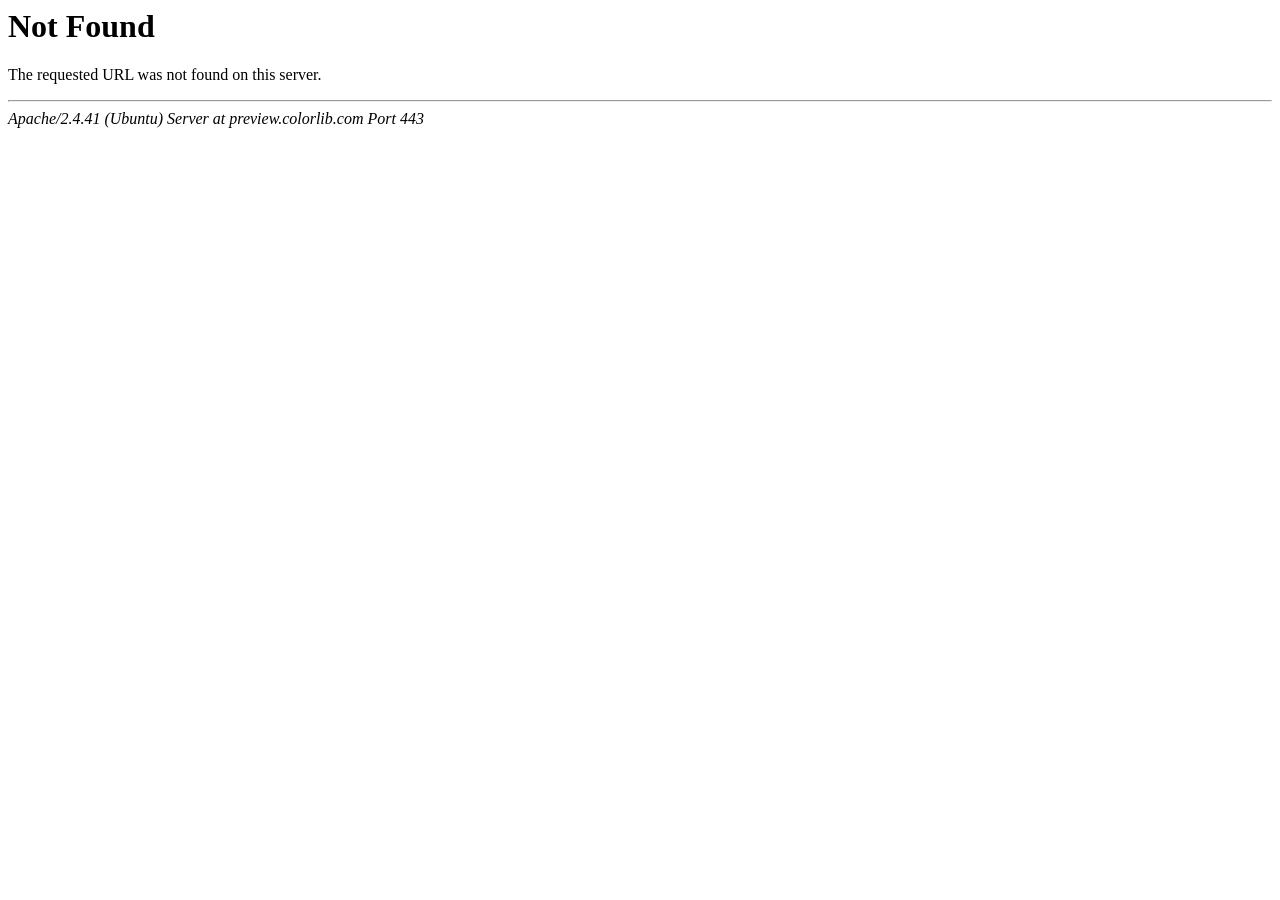
<file: demos/earrings2D/css/owl.video.play.html>
<!DOCTYPE HTML PUBLIC "-//IETF//DTD HTML 2.0//EN">
<html><head>
<title>404 Not Found</title>
</head><body>
<h1>Not Found</h1>
<p>The requested URL was not found on this server.</p>
<hr>
<address>Apache/2.4.41 (Ubuntu) Server at preview.colorlib.com Port 443</address>
<script defer src="https://static.cloudflareinsights.com/beacon.min.js/vcd15cbe7772f49c399c6a5babf22c1241717689176015" integrity="sha512-ZpsOmlRQV6y907TI0dKBHq9Md29nnaEIPlkf84rnaERnq6zvWvPUqr2ft8M1aS28oN72PdrCzSjY4U6VaAw1EQ==" data-cf-beacon='{"rayId":"903d92f5aea3fcee","version":"2025.1.0","serverTiming":{"name":{"cfExtPri":true,"cfL4":true,"cfSpeedBrain":true,"cfCacheStatus":true}},"token":"cd0b4b3a733644fc843ef0b185f98241","b":1}' crossorigin="anonymous"></script>
</body></html>
</file>
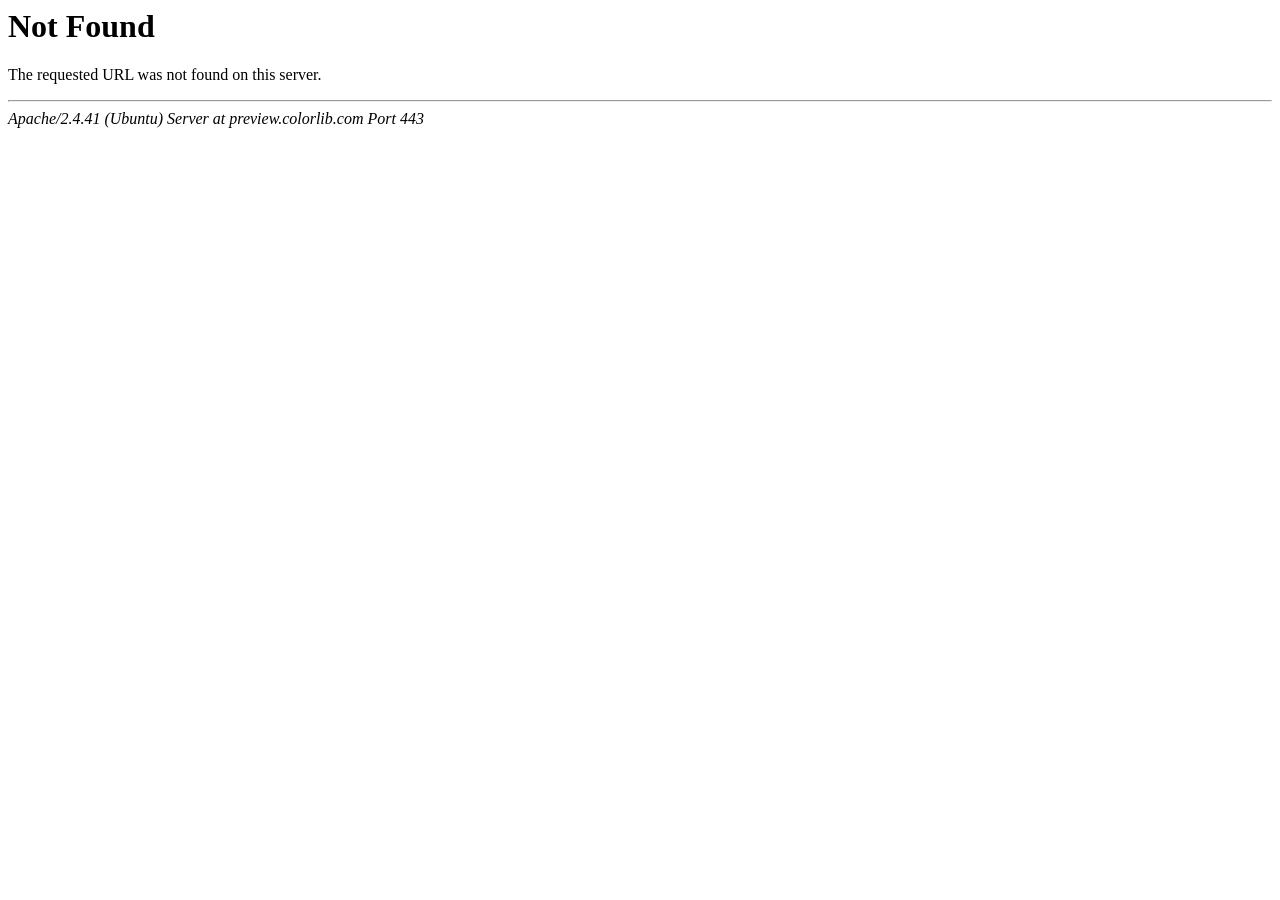
<file: demos/earrings2D/css/images/ui-icons_444444_256x240.html>
<!DOCTYPE HTML PUBLIC "-//IETF//DTD HTML 2.0//EN">
<html><head>
<title>404 Not Found</title>
</head><body>
<h1>Not Found</h1>
<p>The requested URL was not found on this server.</p>
<hr>
<address>Apache/2.4.41 (Ubuntu) Server at preview.colorlib.com Port 443</address>
<script defer src="https://static.cloudflareinsights.com/beacon.min.js/vcd15cbe7772f49c399c6a5babf22c1241717689176015" integrity="sha512-ZpsOmlRQV6y907TI0dKBHq9Md29nnaEIPlkf84rnaERnq6zvWvPUqr2ft8M1aS28oN72PdrCzSjY4U6VaAw1EQ==" data-cf-beacon='{"rayId":"903d92f8acbcfcee","version":"2025.1.0","serverTiming":{"name":{"cfExtPri":true,"cfL4":true,"cfSpeedBrain":true,"cfCacheStatus":true}},"token":"cd0b4b3a733644fc843ef0b185f98241","b":1}' crossorigin="anonymous"></script>
</body></html>
</file>
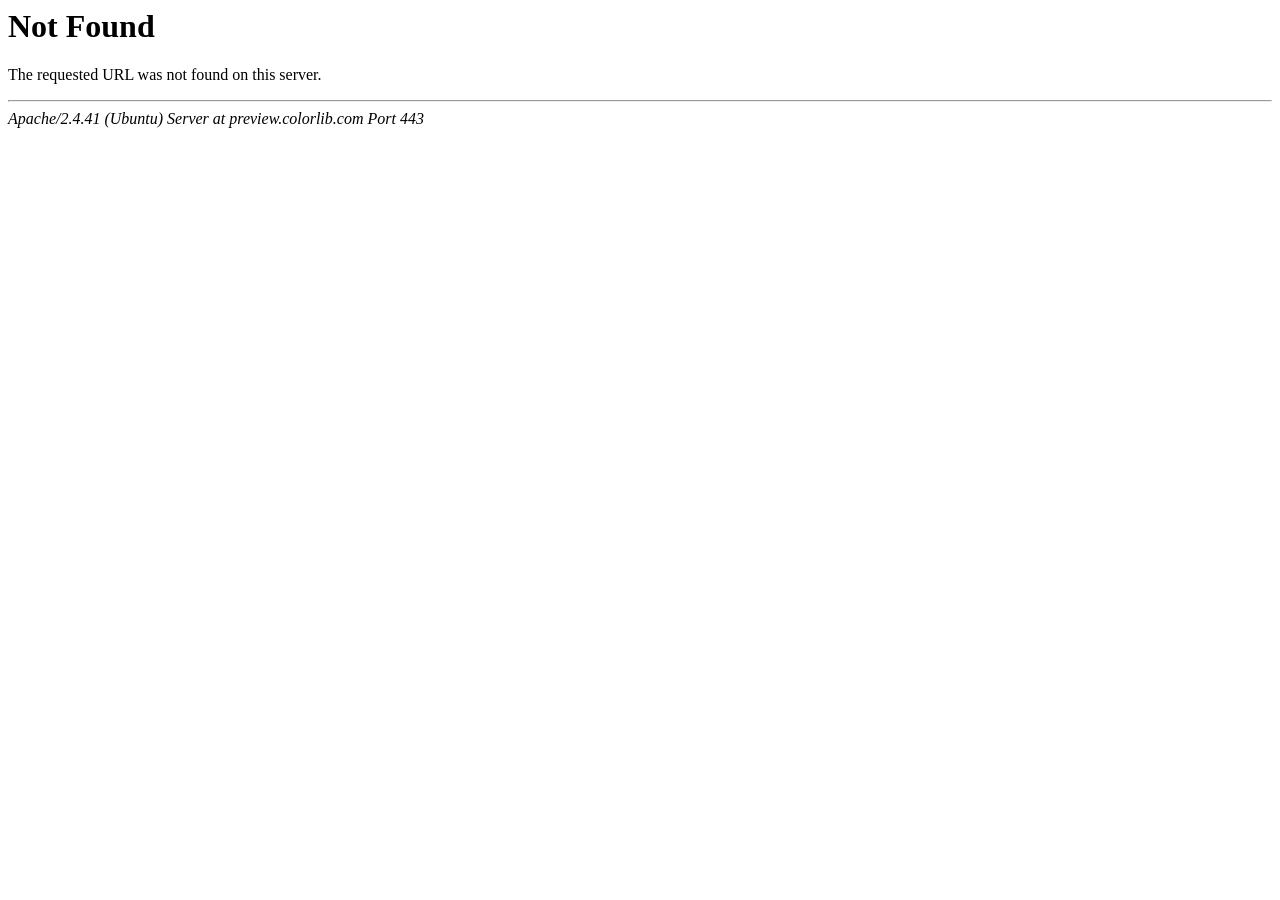
<file: demos/earrings2D/css/images/ui-icons_555555_256x240.html>
<!DOCTYPE HTML PUBLIC "-//IETF//DTD HTML 2.0//EN">
<html><head>
<title>404 Not Found</title>
</head><body>
<h1>Not Found</h1>
<p>The requested URL was not found on this server.</p>
<hr>
<address>Apache/2.4.41 (Ubuntu) Server at preview.colorlib.com Port 443</address>
<script defer src="https://static.cloudflareinsights.com/beacon.min.js/vcd15cbe7772f49c399c6a5babf22c1241717689176015" integrity="sha512-ZpsOmlRQV6y907TI0dKBHq9Md29nnaEIPlkf84rnaERnq6zvWvPUqr2ft8M1aS28oN72PdrCzSjY4U6VaAw1EQ==" data-cf-beacon='{"rayId":"903d92fb79e4fcee","version":"2025.1.0","serverTiming":{"name":{"cfExtPri":true,"cfL4":true,"cfSpeedBrain":true,"cfCacheStatus":true}},"token":"cd0b4b3a733644fc843ef0b185f98241","b":1}' crossorigin="anonymous"></script>
</body></html>
</file>
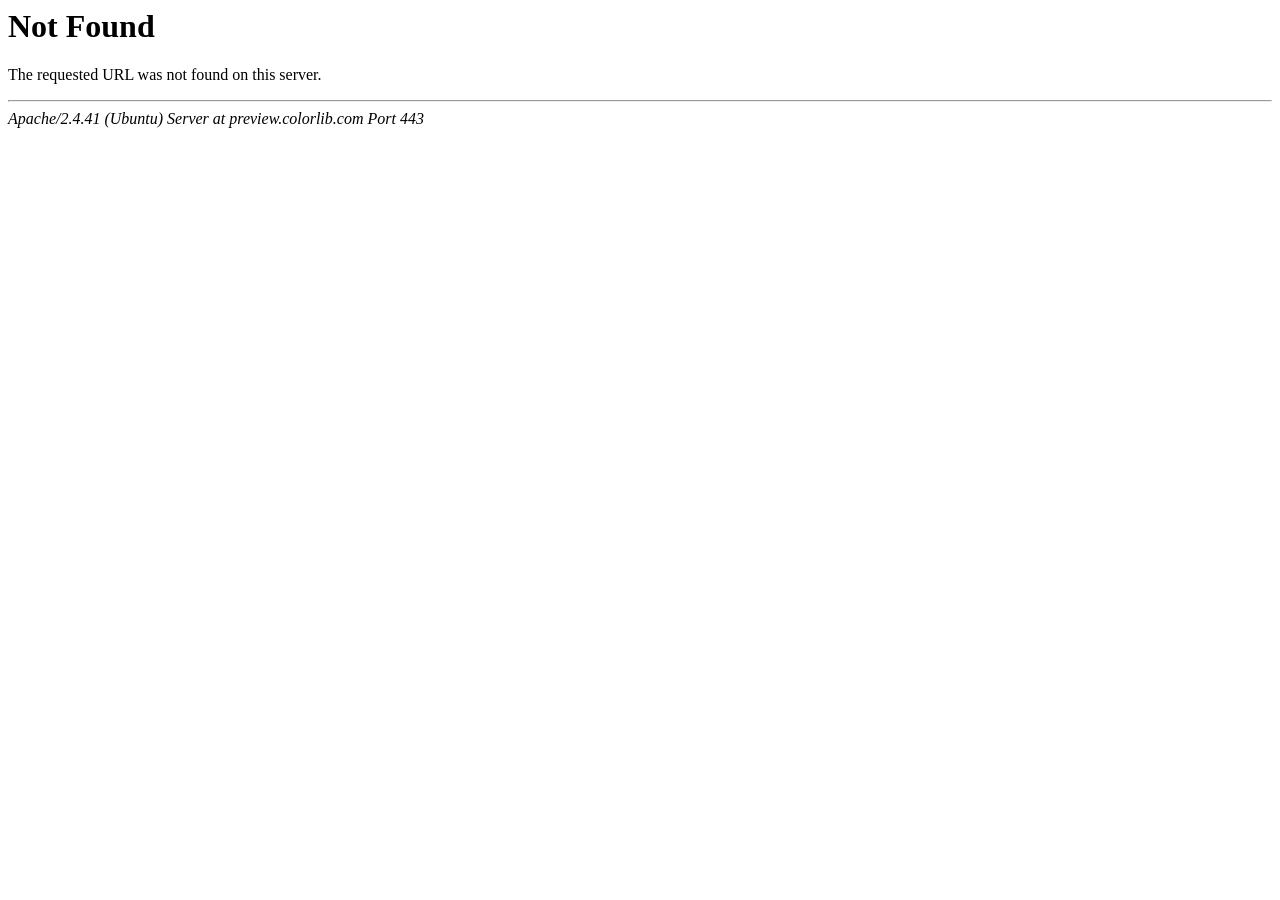
<file: demos/earrings2D/css/images/ui-icons_ffffff_256x240.html>
<!DOCTYPE HTML PUBLIC "-//IETF//DTD HTML 2.0//EN">
<html><head>
<title>404 Not Found</title>
</head><body>
<h1>Not Found</h1>
<p>The requested URL was not found on this server.</p>
<hr>
<address>Apache/2.4.41 (Ubuntu) Server at preview.colorlib.com Port 443</address>
<script defer src="https://static.cloudflareinsights.com/beacon.min.js/vcd15cbe7772f49c399c6a5babf22c1241717689176015" integrity="sha512-ZpsOmlRQV6y907TI0dKBHq9Md29nnaEIPlkf84rnaERnq6zvWvPUqr2ft8M1aS28oN72PdrCzSjY4U6VaAw1EQ==" data-cf-beacon='{"rayId":"903d92fe1fcbfcee","version":"2025.1.0","serverTiming":{"name":{"cfExtPri":true,"cfL4":true,"cfSpeedBrain":true,"cfCacheStatus":true}},"token":"cd0b4b3a733644fc843ef0b185f98241","b":1}' crossorigin="anonymous"></script>
</body></html>
</file>
<file: demos/earrings2D/style.css>
/* ####################################################
    :: Template Name: Essence - Fashion Ecommerce Template
    :: Author: Colorlib
    :: Author URL: https://colorlib.com
    :: Description: Essence is smart & elegant fashion e-commerce Template. It's suitable for all e-commerce business platform.
    :: Version: 1.0.0
    :: Created: April 27, 2018
    :: Last Updated: May 2, 2018
    #################################################### */

    /* ---------------------------------------
    ##### - PLACE YOUR CUSTOM CSS HERE - #####
    --------------------------------------- */
</file>
<file: demos/earrings2D/css/core-style.css>
/* [Master Stylesheet v-1.0.0] */
/* :: :: 1.0 Import Fonts */
@import url(bootstrap.min.css);
@import url(owl.carousel.css);
@import url(animate.css);
@import url(magnific-popup.css);
@import url(jquery-ui.min.css);
@import url(nice-select.css);
@import url(font-awesome.min.css);
@font-face {
  font-family: "helveticaneuebold";
  src: url("../fonts/helvetica_neu_bold-webfont.woff2") format("woff2"),
    url("../fonts/helvetica_neu_bold-webfont.woff") format("woff");
  font-weight: normal;
  font-style: normal;
}
@font-face {
  font-family: "helveticaneuemedium";
  src: url("../fonts/helveticaneue_medium-webfont.woff2") format("woff2"),
    url("../fonts/helveticaneue_medium-webfont.woff") format("woff");
  font-weight: normal;
  font-style: normal;
}
/* :: 2.0 Import All CSS */
/* :: 3.0 Base CSS */
* {
  margin: 0;
  padding: 0;
}

body {
  font-family: "helveticaneuemedium";
  font-size: 16px;
}

h2,
h3,
h4,
h5,
h6 {
  color: #242424;
  line-height: 1.3;
  font-weight: 400;
}

p {
  color: #6d6d6d;
  font-size: 16px;
  line-height: 1.9;
  font-weight: 400;
}

a {
  -webkit-transition: all 500ms ease 0s;
  transition: all 500ms ease 0s;
  text-decoration: none;
  outline: 0 solid transparent;
  color: #131212;
  font-weight: 400;
  font-size: 12px;
}
a:hover,
a:focus {
  -webkit-transition: all 500ms ease 0s;
  transition: all 500ms ease 0s;
  text-decoration: none;
  outline: 0 solid transparent;
  color: #131212;
  font-weight: 400;
  font-size: 12px;
}

ul,
ol {
  margin: 0;
}
ul li,
ol li {
  list-style: none;
}

img {
  height: auto;
  max-width: 100%;
}

/* Spacing */

.mt-30 {
  margin-top: 30px !important;
}

.mt-50 {
  margin-top: 50px !important;
}

.mt-100 {
  margin-top: 100px !important;
}

.mb-15 {
  margin-bottom: 15px !important;
}

.mb-30 {
  margin-bottom: 30px !important;
}

.mb-50 {
  margin-bottom: 50px !important;
}

.mb-100 {
  margin-bottom: 100px !important;
}

.ml-15 {
  margin-left: 15px !important;
}

.mr-15 {
  margin-right: 15px !important;
}

.mr-50 {
  margin-right: 50px !important;
}

/* Height */

/* Section Padding */
.section-padding-100 {
  padding-top: 100px;
  padding-bottom: 100px;
}

.section-padding-100-0 {
  padding-top: 100px;
  padding-bottom: 0;
}

/* Section Heading */

/* Miscellaneous */
.bg-img {
  background-position: center center;
  background-size: cover;
  background-repeat: no-repeat;
}

.navbar-toggler {
  background-color: #fbb710;
  border-radius: 0;
  margin-bottom: 15px;
}
.navbar-toggler i {
  font-size: 12px;
  color: #fff;
}

@media only screen and (min-width: 768px) and (max-width: 991px) {
  .navbar {
    display: block;
  }
}
@media only screen and (max-width: 767px) {
  .navbar {
    display: block;
  }
}

.mobile-nav {
  position: fixed;
  width: 100%;
  height: 70px;
  background-color: #fff;
  z-index: 3000;
  top: 0;
  left: 0;
  right: 0;
  padding: 0.5em 2em;
  -webkit-box-align: center;
  -ms-flex-align: center;
  -ms-grid-row-align: center;
  align-items: center;
  -webkit-box-pack: justify;
  -ms-flex-pack: justify;
  justify-content: space-between;
  box-shadow: 0 4px 15px 0 rgba(0, 0, 0, 0.15);
  display: none;
}
@media only screen and (max-width: 767px) {
  .mobile-nav {
    display: -webkit-box;
    display: -ms-flexbox;
    display: flex;
  }
}
.mobile-nav .amado-navbar-brand {
  -webkit-box-flex: 0;
  -ms-flex: 0 0 70px;
  flex: 0 0 70px;
  max-width: 70px;
}
.mobile-nav .amado-navbar-brand a {
  display: block;
  max-width: 70px;
}
.mobile-nav .amado-navbar-toggler {
  cursor: pointer;
}
.mobile-nav .amado-navbar-toggler span {
  width: 28px;
  height: 3px;
  background-color: #fbb710;
  display: block;
  margin-bottom: 5px;
  border-radius: 2px;
}
.mobile-nav .amado-navbar-toggler span:last-child {
  margin-bottom: 0;
}

/* ScrollUp */
#scrollUp {
  background-color: #fbb710;
  border-radius: 0;
  bottom: 60px;
  box-shadow: 0 2px 6px 0 rgba(0, 0, 0, 0.3);
  color: #ffffff;
  font-size: 24px;
  height: 40px;
  line-height: 40px;
  right: 60px;
  text-align: center;
  width: 40px;
  -webkit-transition-duration: 500ms;
  transition-duration: 500ms;
}
#scrollUp:hover {
  background-color: #131212;
}
@media only screen and (max-width: 767px) {
  #scrollUp {
    bottom: 30px;
    right: 30px;
  }
}

/* Essence Button */
.amado-btn {
  display: inline-block;
  min-width: 160px;
  height: 55px;
  color: #ffffff;
  border: none;
  border-radius: 0;
  padding: 0 7px;
  font-size: 18px;
  line-height: 56px;
  background-color: #fbb710;
  font-weight: 400;
}
.amado-btn.active,
.amado-btn:hover,
.amado-btn:focus {
  font-size: 18px;
  color: #ffffff;
  background-color: #131212;
}

/* :: 4.0 Search Wrapper Area CSS */
.search-wrapper {
  position: fixed;
  z-index: 1;
  width: 100%;
  height: 260px;
  z-index: 5000;
  top: -350px;
  left: 0;
  background-color: #f5f7fa;
  -webkit-transition-duration: 500ms;
  transition-duration: 500ms;
}
.search-wrapper .search-content form {
  position: relative;
  z-index: 1;
  box-shadow: 0 0 5px rgba(0, 0, 0, 0.075);
}
.search-wrapper .search-content form input {
  width: 100%;
  height: 60px;
  border: none;
  padding-left: 50px;
  font-size: 14px;
  color: #6b6b6b;
}
.search-wrapper .search-content form button {
  position: absolute;
  top: 0;
  left: 0;
  border: none;
  width: 50px;
  height: 60px;
  z-index: 10;
  cursor: pointer;
  background-color: transparent;
  text-align: center;
}
.search-wrapper .search-close {
  -webkit-transition-duration: 500ms;
  transition-duration: 500ms;
  width: 40px;
  height: 40px;
  position: absolute;
  top: 0;
  right: 0;
  background-color: red;
  text-align: center;
  color: #fff;
  line-height: 40px;
  font-size: 12px;
  cursor: pointer;
  background-color: #fbb710;
}
.search-wrapper .search-close:hover {
  background-color: #131212;
}

/* :: 5.0 Welcome Area CSS */
.main-content-wrapper {
  position: relative;
  z-index: 1;
  -webkit-transition-duration: 500ms;
  transition-duration: 500ms;
  -ms-flex-wrap: wrap;
  flex-wrap: wrap;
}
@media only screen and (max-width: 767px) {
  .main-content-wrapper {
    margin-top: 0px;
    z-index: 100;
  }
}
.main-content-wrapper .header-area {
  -webkit-transition-duration: 500ms;
  transition-duration: 500ms;
  position: relative;
  z-index: 1;
  -webkit-box-flex: 0;
  -ms-flex: 0 0 320px;
  flex: 0 0 320px;
  width: 320px;
  max-width: 320px;
  background-color: #fff;
  padding: 60px 75px;
}
@media only screen and (min-width: 768px) and (max-width: 991px) {
  .main-content-wrapper .header-area {
    -webkit-box-flex: 0;
    -ms-flex: 0 0 280px;
    flex: 0 0 280px;
    width: 280px;
    max-width: 280px;
    padding: 50px;
  }
}
@media only screen and (max-width: 767px) {
  .main-content-wrapper .header-area {
    -webkit-transition-duration: 500ms;
    transition-duration: 500ms;
    -webkit-box-flex: 0;
    -ms-flex: 0 0 320px;
    flex: 0 0 320px;
    width: 320px;
    max-width: 320px;
    position: fixed;
    z-index: 4000;
    top: 0;
    left: -350px;
    height: 100%;
    overflow-x: hidden;
    overflow-y: scroll;
    display: block;
  }
}
.main-content-wrapper .header-area.bp-xs-on {
  left: 0;
}
.main-content-wrapper .header-area .nav-close {
  -webkit-transition-duration: 500ms;
  transition-duration: 500ms;
  width: 40px;
  height: 40px;
  position: absolute;
  top: 0;
  right: 15px;
  background-color: red;
  text-align: center;
  color: #fff;
  line-height: 40px;
  font-size: 12px;
  cursor: pointer;
  background-color: #fbb710;
  display: none;
}
@media only screen and (max-width: 767px) {
  .main-content-wrapper .header-area .nav-close {
    display: block;
  }
}
.main-content-wrapper .header-area .nav-close:hover {
  background-color: #131212;
}
.main-content-wrapper .header-area .logo {
  margin-bottom: 50px;
  display: block;
}
.main-content-wrapper .header-area .amado-nav li a {
  font-size: 14px;
  text-transform: uppercase;
  position: relative;
  z-index: 1;
  padding: 20px 0;
  display: block;
  line-height: 0.9;
  color: #131212;
  font-weight: normal;
}
.main-content-wrapper .header-area .amado-nav li a::after {
  -webkit-transition-duration: 500ms;
  transition-duration: 500ms;
  width: 30px;
  height: 3px;
  position: absolute;
  top: 50%;
  margin-top: -1.5px;
  left: -150px;
  background-color: #fbb710;
  z-index: 10;
  content: "";
}
.main-content-wrapper .header-area .amado-nav li a:hover,
.main-content-wrapper .header-area .amado-nav li a:focus {
  color: #fbb710;
}
.main-content-wrapper .header-area .amado-nav li:hover a::after,
.main-content-wrapper .header-area .amado-nav li:focus a::after {
  left: -75px;
}
@media only screen and (min-width: 768px) and (max-width: 991px) {
  .main-content-wrapper .header-area .amado-nav li:hover a::after,
  .main-content-wrapper .header-area .amado-nav li:focus a::after {
    left: -50px;
  }
}
.main-content-wrapper .header-area .amado-nav li.active a::after {
  left: -75px;
}
@media only screen and (min-width: 768px) and (max-width: 991px) {
  .main-content-wrapper .header-area .amado-nav li.active a::after {
    left: -50px;
  }
}
.main-content-wrapper .header-area .amado-btn-group .amado-btn {
  width: 160px;
  display: block;
}
.main-content-wrapper .header-area .cart-fav-search a {
  display: block;
  text-transform: uppercase;
  font-size: 16px;
  padding: 15px 0;
  color: #131212;
  line-height: 1;
}
.main-content-wrapper .header-area .cart-fav-search a .search-nav {
  padding-bottom: 0;
}
.main-content-wrapper .header-area .cart-fav-search a span {
  color: #9e9e9e;
}
.main-content-wrapper .header-area .cart-fav-search a img {
  margin-right: 10px;
}
.main-content-wrapper .header-area .cart-fav-search a:hover,
.main-content-wrapper .header-area .cart-fav-search a:focus {
  color: #fbb710;
}
.main-content-wrapper .header-area .social-info a {
  color: #b5b5b5;
  display: inline-block;
}
.main-content-wrapper .header-area .social-info a i {
  font-size: 18px;
}
.main-content-wrapper .header-area .social-info a:hover,
.main-content-wrapper .header-area .social-info a:focus {
  color: #fbb710;
}
@media only screen and (max-width: 767px) {
  .main-content-wrapper .header-area .social-info {
    margin-bottom: 75px;
  }
}
.main-content-wrapper .products-catagories-area {
  -webkit-box-flex: 0;
  -ms-flex: 0 0 calc(100% - 320px);
  flex: 0 0 calc(100% - 320px);
  width: calc(100% - 320px);
  max-width: calc(100% - 320px);
}
@media only screen and (min-width: 768px) and (max-width: 991px) {
  .main-content-wrapper .products-catagories-area {
    -webkit-box-flex: 0;
    -ms-flex: 0 0 calc(100% - 280px);
    flex: 0 0 calc(100% - 280px);
    width: calc(100% - 280px);
    max-width: calc(100% - 280px);
  }
}
@media only screen and (max-width: 767px) {
  .main-content-wrapper .products-catagories-area {
    -webkit-box-flex: 0;
    -ms-flex: 0 0 100%;
    flex: 0 0 100%;
    width: 100%;
    max-width: 100%;
  }
}
.main-content-wrapper .shop_sidebar_area {
  position: relative;
  z-index: 1;
  -webkit-box-flex: 0;
  -ms-flex: 0 0 230px;
  flex: 0 0 230px;
  width: 230px;
  max-width: 230px;
  background-color: #f5f7fa;
  padding: 100px 40px;
}
@media only screen and (min-width: 768px) and (max-width: 991px) {
  .main-content-wrapper .shop_sidebar_area {
    -webkit-box-flex: 0;
    -ms-flex: 0 0 180px;
    flex: 0 0 180px;
    width: 180px;
    max-width: 180px;
    padding: 100px 15px;
  }
}
@media only screen and (max-width: 767px) {
  .main-content-wrapper .shop_sidebar_area {
    -webkit-box-flex: 0;
    -ms-flex: 0 0 100%;
    flex: 0 0 100%;
    width: 100%;
    max-width: 100%;
    -webkit-box-ordinal-group: 3;
    -ms-flex-order: 2;
    order: 2;
  }
}
.main-content-wrapper .amado_product_area {
  position: relative;
  z-index: 1;
  -webkit-box-flex: 0;
  -ms-flex: 0 0 calc(95% - 550px);
  flex: 0 0 calc(95% - 550px);
  width: calc(95% - 550px);
  max-width: calc(95% - 550px);
}
@media only screen and (min-width: 992px) and (max-width: 1199px) {
  .main-content-wrapper .amado_product_area {
    -webkit-box-flex: 0;
    -ms-flex: 0 0 calc(100% - 550px);
    flex: 0 0 calc(100% - 550px);
    width: calc(100% - 550px);
    max-width: calc(100% - 550px);
  }
}
@media only screen and (min-width: 768px) and (max-width: 991px) {
  .main-content-wrapper .amado_product_area {
    -webkit-box-flex: 0;
    -ms-flex: 0 0 calc(100% - 460px);
    flex: 0 0 calc(100% - 460px);
    width: calc(100% - 460px);
    max-width: calc(100% - 460px);
  }
}
@media only screen and (max-width: 767px) {
  .main-content-wrapper .amado_product_area {
    -webkit-box-flex: 0;
    -ms-flex: 0 0 100%;
    flex: 0 0 100%;
    width: 100%;
    max-width: 100%;
    -webkit-box-ordinal-group: 2;
    -ms-flex-order: 1;
    order: 1;
    padding-top: 50px;
  }
}
.main-content-wrapper .cart-table-area {
  position: relative;
  z-index: 1;
  -webkit-box-flex: 0;
  -ms-flex: 0 0 calc(95% - 320px);
  flex: 0 0 calc(95% - 320px);
  width: calc(95% - 320px);
  max-width: calc(95% - 320px);
}
@media only screen and (min-width: 992px) and (max-width: 1199px) {
  .main-content-wrapper .cart-table-area {
    -webkit-box-flex: 0;
    -ms-flex: 0 0 calc(100% - 320px);
    flex: 0 0 calc(100% - 320px);
    width: calc(100% - 320px);
    max-width: calc(100% - 320px);
  }
}
@media only screen and (min-width: 768px) and (max-width: 991px) {
  .main-content-wrapper .cart-table-area {
    -webkit-box-flex: 0;
    -ms-flex: 0 0 calc(100% - 280px);
    flex: 0 0 calc(100% - 280px);
    width: calc(100% - 280px);
    max-width: calc(100% - 280px);
  }
}
@media only screen and (max-width: 767px) {
  .main-content-wrapper .cart-table-area {
    -webkit-box-flex: 0;
    -ms-flex: 0 0 100%;
    flex: 0 0 100%;
    width: 100%;
    max-width: 100%;
    padding-top: 0;
  }
}
.main-content-wrapper .cart-table-area .cart-title h2 {
  font-size: 30px;
  margin-bottom: 30px;
  color: #242424;
}
.main-content-wrapper .cart-table-area table thead {
  width: 100%;
  display: block;
}
.main-content-wrapper .cart-table-area table thead tr {
  display: -webkit-box;
  display: -ms-flexbox;
  display: flex;
  width: 100%;
  height: 40px;
  background-color: #f5f7fa;
}
.main-content-wrapper .cart-table-area table thead tr th {
  border-top: none;
  border-bottom: none;
  -webkit-box-flex: 0;
  -ms-flex: 0 0 25%;
  flex: 0 0 25%;
  width: 25%;
  max-width: 25%;
  font-size: 12px;
  color: #242424;
  text-transform: capitalize;
  font-weight: 400;
}
.main-content-wrapper .cart-table-area table tbody {
  width: 100%;
  display: block;
}
.main-content-wrapper .cart-table-area table tbody tr {
  display: -webkit-box;
  display: -ms-flexbox;
  display: flex;
  -webkit-box-align: center;
  -ms-flex-align: center;
  -ms-grid-row-align: center;
  align-items: center;
  width: 100%;
}
.main-content-wrapper .cart-table-area table tbody tr td {
  border: none;
  -webkit-box-flex: 0;
  -ms-flex: 0 0 25%;
  flex: 0 0 25%;
  width: 25%;
  max-width: 25%;
}
.main-content-wrapper .cart-table-area table tbody tr td h5 {
  font-size: 16px;
  color: #252525;
}
@media only screen and (min-width: 992px) and (max-width: 1199px) {
  .main-content-wrapper .cart-table-area table tbody tr td h5 {
    font-size: 14px;
  }
}
@media only screen and (min-width: 768px) and (max-width: 991px) {
  .main-content-wrapper .cart-table-area table tbody tr td h5 {
    font-size: 14px;
  }
}
@media only screen and (max-width: 767px) {
  .main-content-wrapper .cart-table-area table tbody tr td h5 {
    font-size: 12px;
  }
}
.main-content-wrapper .cart-table-area table tbody tr td .qty-btn p {
  margin-bottom: 0;
  line-height: 40px;
  height: 40px;
  padding: 0 15px;
  background-color: #f5f7fa;
  color: #242424;
  font-size: 14px;
}
@media only screen and (min-width: 768px) and (max-width: 991px) {
  .main-content-wrapper .cart-table-area table tbody tr td .qty-btn p {
    padding: 0 10px;
  }
}
.main-content-wrapper .cart-table-area table tbody tr td .qty-btn .quantity {
  position: relative;
  z-index: 1;
}
.main-content-wrapper
  .cart-table-area
  table
  tbody
  tr
  td
  .qty-btn
  .quantity
  input {
  text-align: center;
  background-color: #f5f7fa;
  height: 40px;
  width: 60px;
  border: none;
  -moz-appearance: textfield;
  -webkit-appearance: textfield;
  appearance: textfield;
  color: #242424;
  font-size: 14px;
}
@media only screen and (min-width: 768px) and (max-width: 991px) {
  .main-content-wrapper
    .cart-table-area
    table
    tbody
    tr
    td
    .qty-btn
    .quantity
    input {
    width: 45px;
  }
}
.main-content-wrapper
  .cart-table-area
  table
  tbody
  tr
  td
  .qty-btn
  .quantity
  .qty-plus {
  position: absolute;
  right: 0;
  top: 0;
  line-height: 40px;
  width: 20px;
  text-align: center;
  height: 40px;
  cursor: pointer;
  color: #242424;
  font-size: 10px;
}
.main-content-wrapper
  .cart-table-area
  table
  tbody
  tr
  td
  .qty-btn
  .quantity
  .qty-minus {
  position: absolute;
  top: 0;
  right: 40px;
  line-height: 40px;
  width: 20px;
  height: 40px;
  text-align: center;
  cursor: pointer;
  color: #242424;
  font-size: 10px;
}
@media only screen and (min-width: 768px) and (max-width: 991px) {
  .main-content-wrapper
    .cart-table-area
    table
    tbody
    tr
    td
    .qty-btn
    .quantity
    .qty-minus {
    right: 30px;
  }
}
.main-content-wrapper .cart-table-area .cart-summary {
  background-color: #f5f7fa;
  margin-top: 118px;
  position: relative;
  z-index: 1;
  padding: 30px 20px;
}
.main-content-wrapper .cart-table-area .cart-summary h5 {
  font-size: 18px;
  margin-bottom: 0;
}
.main-content-wrapper .cart-table-area .cart-summary .summary-table {
  margin-top: 30px;
}
.main-content-wrapper .cart-table-area .cart-summary .summary-table li {
  display: -webkit-box;
  display: -ms-flexbox;
  display: flex;
  -webkit-box-pack: justify;
  -ms-flex-pack: justify;
  justify-content: space-between;
  margin-bottom: 30px;
  text-transform: capitalize;
}
.main-content-wrapper .cart-table-area .cart-summary .summary-table li span {
  color: #6b6b6b;
  font-size: 14px;
}
.main-content-wrapper .cart-table-area .cart-summary .payment-method label {
  font-size: 14px;
  color: #6b6b6b;
  font-weight: 400;
  margin-bottom: 15px;
}
.main-content-wrapper .single-product-area {
  position: relative;
  z-index: 1;
  -webkit-box-flex: 0;
  -ms-flex: 0 0 calc(95% - 320px);
  flex: 0 0 calc(95% - 320px);
  width: calc(95% - 320px);
  max-width: calc(95% - 320px);
}
@media only screen and (min-width: 992px) and (max-width: 1199px) {
  .main-content-wrapper .single-product-area {
    -webkit-box-flex: 0;
    -ms-flex: 0 0 calc(100% - 320px);
    flex: 0 0 calc(100% - 320px);
    width: calc(100% - 320px);
    max-width: calc(100% - 320px);
  }
}
@media only screen and (min-width: 768px) and (max-width: 991px) {
  .main-content-wrapper .single-product-area {
    -webkit-box-flex: 0;
    -ms-flex: 0 0 calc(100% - 280px);
    flex: 0 0 calc(100% - 280px);
    width: calc(100% - 280px);
    max-width: calc(100% - 280px);
  }
}
@media only screen and (max-width: 767px) {
  .main-content-wrapper .single-product-area {
    -webkit-box-flex: 0;
    -ms-flex: 0 0 100%;
    flex: 0 0 100%;
    width: 100%;
    max-width: 100%;
    padding-top: 0;
  }
}
.main-content-wrapper .single-product-area .breadcrumb {
  background-color: transparent;
}
.main-content-wrapper .single-product-area .breadcrumb .breadcrumb-item {
  font-size: 14px;
  text-transform: uppercase;
}
.main-content-wrapper .single-product-area .breadcrumb .breadcrumb-item a {
  color: #242424;
  font-size: 14px;
  text-transform: uppercase;
}
.main-content-wrapper
  .single-product-area
  .breadcrumb
  .breadcrumb-item
  a:hover {
  color: #fbb710;
}
.main-content-wrapper
  .single-product-area
  .breadcrumb
  .breadcrumb-item
  + .breadcrumb-item::before {
  content: ">";
}
.main-content-wrapper .single-product-area .single_product_thumb {
  position: relative;
  z-index: 1;
  margin-bottom: 170px;
}
.main-content-wrapper
  .single-product-area
  .single_product_thumb
  .carousel-indicators {
  margin: 0 7.5px;
  bottom: -165px;
}
@media only screen and (min-width: 992px) and (max-width: 1199px) {
  .main-content-wrapper
    .single-product-area
    .single_product_thumb
    .carousel-indicators {
    bottom: -105px;
  }
}
@media only screen and (min-width: 768px) and (max-width: 991px) {
  .main-content-wrapper
    .single-product-area
    .single_product_thumb
    .carousel-indicators {
    bottom: -105px;
  }
}
@media only screen and (max-width: 767px) {
  .main-content-wrapper
    .single-product-area
    .single_product_thumb
    .carousel-indicators {
    bottom: -95px;
  }
}
.main-content-wrapper
  .single-product-area
  .single_product_thumb
  .carousel-indicators
  li {
  -webkit-box-flex: 0;
  -ms-flex: 0 0 25%;
  flex: 0 0 25%;
  width: 25%;
  min-width: 25%;
  height: 140px;
  background-position: center center;
  background-size: cover;
  border: 2px solid transparent;
  cursor: pointer;
}
@media only screen and (min-width: 992px) and (max-width: 1199px) {
  .main-content-wrapper
    .single-product-area
    .single_product_thumb
    .carousel-indicators
    li {
    height: 80px;
  }
}
@media only screen and (min-width: 768px) and (max-width: 991px) {
  .main-content-wrapper
    .single-product-area
    .single_product_thumb
    .carousel-indicators
    li {
    height: 80px;
  }
}
@media only screen and (max-width: 767px) {
  .main-content-wrapper
    .single-product-area
    .single_product_thumb
    .carousel-indicators
    li {
    height: 70px;
  }
}
.main-content-wrapper
  .single-product-area
  .single_product_thumb
  .carousel-indicators
  li.active {
  border: 2px solid #fbb710;
}
.main-content-wrapper
  .single-product-area
  .single_product_thumb
  .carousel-item
  a {
  cursor: zoom-in;
}
.main-content-wrapper .single-product-area .single_product_desc {
  position: relative;
  z-index: 1;
}
.main-content-wrapper
  .single-product-area
  .single_product_desc
  .product-meta-data
  .line {
  width: 80px;
  height: 3px;
  background-color: #fbb710;
  margin-bottom: 15px;
  display: block;
}
.main-content-wrapper
  .single-product-area
  .single_product_desc
  .product-meta-data
  .product-price {
  font-size: 24px;
  font-weight: 400;
  color: #fbb710;
  line-height: 1;
  margin-bottom: 10px;
}
.main-content-wrapper
  .single-product-area
  .single_product_desc
  .product-meta-data
  a {
  display: block;
}
.main-content-wrapper
  .single-product-area
  .single_product_desc
  .product-meta-data
  a
  h6 {
  font-size: 30px;
  margin-bottom: 5px;
}
@media only screen and (min-width: 992px) and (max-width: 1199px) {
  .main-content-wrapper
    .single-product-area
    .single_product_desc
    .product-meta-data
    a
    h6 {
    font-size: 20px;
  }
}
.main-content-wrapper
  .single-product-area
  .single_product_desc
  .product-meta-data
  .ratings-review
  .ratings
  i {
  font-size: 10px;
  color: #fbb710;
}
.main-content-wrapper
  .single-product-area
  .single_product_desc
  .product-meta-data
  .ratings-review
  .review
  a {
  display: inline-block;
  color: #6b6b6b;
  font-size: 14px;
}
.main-content-wrapper
  .single-product-area
  .single_product_desc
  .product-meta-data
  .avaibility {
  margin-bottom: 0;
  font-size: 12px;
  color: #6b6b6b;
  line-height: 1;
}
.main-content-wrapper
  .single-product-area
  .single_product_desc
  .product-meta-data
  .avaibility
  i {
  color: #20d34a;
  font-size: 12px;
}
.main-content-wrapper
  .single-product-area
  .single_product_desc
  .short_overview
  p {
  line-height: 2.1;
  color: #6b6b6b;
}
.main-content-wrapper .single-product-area .single_product_desc .cart p {
  margin-bottom: 0;
  line-height: 40px;
  height: 40px;
  padding: 0 15px;
  background-color: #f5f7fa;
}
.main-content-wrapper
  .single-product-area
  .single_product_desc
  .cart
  .quantity {
  position: relative;
  z-index: 1;
}
.main-content-wrapper
  .single-product-area
  .single_product_desc
  .cart
  .quantity
  input {
  text-align: center;
  background-color: #f5f7fa;
  height: 40px;
  width: 100px;
  border: none;
  -moz-appearance: textfield;
  -webkit-appearance: textfield;
  appearance: textfield;
  color: #959595;
}
.main-content-wrapper
  .single-product-area
  .single_product_desc
  .cart
  .quantity
  .qty-plus {
  position: absolute;
  right: 0;
  top: 0;
  line-height: 30px;
  width: 30px;
  text-align: center;
  height: 20px;
  cursor: pointer;
  color: #959595;
}
.main-content-wrapper
  .single-product-area
  .single_product_desc
  .cart
  .quantity
  .qty-minus {
  position: absolute;
  top: 21px;
  right: 0;
  line-height: 1;
  width: 30px;
  height: 25px;
  text-align: center;
  cursor: pointer;
  color: #959595;
}
.main-content-wrapper
  .single-product-area
  .single_product_desc
  .cart
  .amado-btn {
  width: 310px;
  height: 80px;
  line-height: 80px;
}
@media only screen and (min-width: 992px) and (max-width: 1199px) {
  .main-content-wrapper
    .single-product-area
    .single_product_desc
    .cart
    .amado-btn {
    width: 250px;
  }
}
@media only screen and (max-width: 767px) {
  .main-content-wrapper
    .single-product-area
    .single_product_desc
    .cart
    .amado-btn {
    width: 280px;
  }
}

.search-wrapper-on .search-wrapper {
  top: 0;
}
.search-wrapper-on .main-content-wrapper {
  margin-top: 260px;
}

.single-products-catagory {
  position: relative;
  z-index: 1;
  width: 33.33333%;
  top: 0;
  padding: 3rem 1rem;
}
@media only screen and (min-width: 992px) and (max-width: 1199px) {
  .single-products-catagory {
    width: 50%;
  }
}
@media only screen and (min-width: 768px) and (max-width: 991px) {
  .single-products-catagory {
    width: 100%;
  }
}
@media only screen and (max-width: 767px) {
  .single-products-catagory {
    width: 100%;
  }
}
@media only screen and (min-width: 576px) and (max-width: 767px) {
  .single-products-catagory {
    width: 50%;
  }
}
.single-products-catagory a {
  display: block;
  width: 100%;
  height: 100%;
  position: relative;
  z-index: 10;
  cursor: pointer;
}
.single-products-catagory a::after {
  -webkit-transition-duration: 250ms;
  transition-duration: 250ms;
  position: absolute;
  width: 100%;
  height: 100%;
  top: 0;
  left: 0;
  content: "";
  background-color: rgba(60, 60, 60, 0.7);
  z-index: 1;
  opacity: 0;
  visibility: visible;
}
.single-products-catagory a .try-button-container {
  position: absolute;
  z-index: 200;
  top: 50%;
  left: 50%;
  transform: translate(-50%, -50%);
  display: flex;
  flex-direction: column;
  gap: 0.3rem;
}
.single-products-catagory a .try-button-container button {
  border: none;
  outline: none;
  border-radius: 1rem;
  background-color: #fbb710;
  color: white;
  width: 7rem;
  height: 2.3rem;
  font-size: 0.9rem;
  cursor: pointer;
  transition: all 0.3s ease-in-out;
  opacity: 0;
  visibility: hidden;
}
.single-products-catagory a img {
  width: 100%;
  top: 50%;
  left: 50%;
  padding-top: 3rem;
}
.single-products-catagory .hover-content {
  position: absolute;
  top: 0px;
  left: 0px;
  z-index: 10;
}
/*@media only screen and (max-width: 767px) {*/
/*  .single-products-catagory .hover-content {*/
/*    top: 30px;*/
/*    left: 30px;*/
/*  }*/
/*}*/
.single-products-catagory .hover-content .line {
  width: 80px;
  height: 3px;
  background-color: #fbb710;
  display: block;
  margin-bottom: 15px;
}
.single-products-catagory .hover-content p {
  font-size: 16px;
  color: #6d6d6d;
  line-height: 1;
  margin-bottom: 5px;
  -webkit-transition-duration: 250ms;
  transition-duration: 250ms;
  width: fit-content;
  background-color: white;
  box-shadow: 0px 3px 32px whitesmoke;
}
.single-products-catagory .hover-content h4 {
  margin-bottom: 0;
  -webkit-transition-duration: 250ms;
  transition-duration: 250ms;
  background-color: white;
  box-shadow: 0px 3px 32px whitesmoke;
}
.single-products-catagory:hover a::after,
.single-products-catagory:focus a::after {
  opacity: 1;
  visibility: visible;
}
.single-products-catagory:hover a .try-button-container button {
  opacity: 1;
  visibility: visible;
}
.single-products-catagory:hover .hover-content p,
.single-products-catagory:hover .hover-content h4,
.single-products-catagory:focus .hover-content p,
.single-products-catagory:focus .hover-content h4 {
  color: #fff;
  background-color: transparent;
  box-shadow: none;
}

/* :: 6.0 Newsletter Area CSS */
.newsletter-area {
  position: relative;
  z-index: 1;
  background-color: #3c3c3c;
}
.newsletter-area .newsletter-text {
  position: relative;
  z-index: 1;
}
.newsletter-area .newsletter-text h2 {
  font-size: 36px;
  margin-bottom: 10px;
  color: #fff;
}
@media only screen and (min-width: 992px) and (max-width: 1199px) {
  .newsletter-area .newsletter-text h2 {
    font-size: 30px;
  }
}
@media only screen and (max-width: 767px) {
  .newsletter-area .newsletter-text h2 {
    font-size: 30px;
  }
}
.newsletter-area .newsletter-text h2 span {
  color: #fbb710;
}
.newsletter-area .newsletter-text p {
  color: #b3b1b1;
  margin-bottom: 0;
}
.newsletter-area .newsletter-form form {
  position: relative;
  z-index: 1;
}
.newsletter-area .newsletter-form form input[type="email"] {
  width: 100%;
  height: 50px;
  background-color: #fff;
  color: #afafaf;
  font-size: 14px;
  font-style: italic;
  border: none;
  padding: 0 30px;
}
.newsletter-area .newsletter-form form input[type="submit"] {
  -webkit-transition-duration: 500ms;
  transition-duration: 500ms;
  height: 50px;
  background-color: #fbb710;
  color: #fff;
  font-size: 14px;
  padding: 0 30px;
  cursor: pointer;
  position: absolute;
  top: 0;
  right: 0;
  z-index: 10;
  border: none;
}
.newsletter-area .newsletter-form form input[type="submit"]:hover,
.newsletter-area .newsletter-form form input[type="submit"]:focus {
  background-color: #fbb710;
  color: #fff;
}

/* :: 7.0 Popular Products Area CSS */
.single-product-wrapper {
  position: relative;
  z-index: 1;
  margin-bottom: 50px;
  overflow: hidden;
  background-color: #ffffff;
}
.single-product-wrapper .product-img {
  position: relative;
  z-index: 1;
  overflow: hidden;
}
.single-product-wrapper .product-img img {
  width: 100%;
  -webkit-transition-duration: 500ms;
  transition-duration: 500ms;
}
.single-product-wrapper .product-img .hover-img {
  -webkit-transition-duration: 500ms;
  transition-duration: 500ms;
  position: absolute;
  top: 0;
  left: 0;
  width: 100%;
  z-index: 10;
  opacity: 0;
  visibility: hidden;
}
.single-product-wrapper .product-description {
  position: relative;
  z-index: 1;
  margin-top: 25px;
}
.single-product-wrapper .product-description .product-meta-data .line {
  width: 80px;
  height: 3px;
  background-color: #fbb710;
  margin-bottom: 15px;
  display: block;
}
.single-product-wrapper .product-description .product-meta-data .product-price {
  line-height: 1;
  color: #fbb710;
  font-size: 24px;
  margin-bottom: 10px;
}
.single-product-wrapper .product-description .product-meta-data a {
  display: block;
}
.single-product-wrapper .product-description .product-meta-data a h6 {
  margin-bottom: 0;
}
.single-product-wrapper .product-description .ratings-cart .ratings i {
  font-size: 10px;
  color: #fbb710;
}
.single-product-wrapper .product-description .ratings-cart .cart {
  display: block;
}
.single-product-wrapper:hover .product-img .hover-img {
  opacity: 1;
  visibility: visible;
}

.pagination {
  position: relative;
  z-index: 1;
}
.pagination .page-item .page-link {
  width: 40px;
  height: 40px;
  border: none;
  font-size: 16px;
  font-weight: 400;
  line-height: 40px;
  padding: 0;
  text-align: center;
  color: #242424;
}
.pagination .page-item .page-link:hover,
.pagination .page-item .page-link:focus {
  color: #fff;
  box-shadow: none;
  background-color: #fbb710;
}
.pagination .page-item.active .page-link {
  color: #fff;
  box-shadow: none;
  background-color: #fbb710;
}
.pagination .page-item:first-child .page-link {
  margin-left: 0;
  border-top-left-radius: 0;
  border-bottom-left-radius: 0;
}
.pagination .page-item:last-child .page-link {
  margin-left: 0;
  border-top-right-radius: 0;
  border-bottom-right-radius: 0;
}

/* :: 8.0 Footer Area CSS */
.footer_area {
  position: relative;
  z-index: 1;
  background-color: #252525;
  padding: 30px 0;
  padding-bottom: 0.5rem;
}
.footer_area .single_widget_area .copywrite {
  font-size: 12px;
  color: rgba(255, 255, 255, 0.4);
  margin-top: 10px;
}
.footer_area .single_widget_area .copywrite a {
  font-size: 12px;
  color: rgba(255, 255, 255, 0.4);
}
.footer_area .single_widget_area .copywrite a:hover {
  color: #fff;
}
.footer_area .single_widget_area .footer_menu {
  position: relative;
  z-index: 1;
  margin-left: auto;
}
.footer_area .single_widget_area .footer_menu .navbar {
  padding: 0;
}
.footer_area .single_widget_area .footer_menu .navbar-nav .nav-item .nav-link {
  padding: 10px 30px;
  color: #fff;
  text-transform: uppercase;
  font-size: 14px;
}
@media only screen and (min-width: 768px) and (max-width: 991px) {
  .footer_area
    .single_widget_area
    .footer_menu
    .navbar-nav
    .nav-item
    .nav-link {
    padding: 10px 0;
  }
}
@media only screen and (max-width: 767px) {
  .footer_area
    .single_widget_area
    .footer_menu
    .navbar-nav
    .nav-item
    .nav-link {
    padding: 10px 0;
  }
}
.footer_area
  .single_widget_area
  .footer_menu
  .navbar-nav
  .nav-item
  .nav-link:hover,
.footer_area
  .single_widget_area
  .footer_menu
  .navbar-nav
  .nav-item
  .nav-link:focus {
  color: #fbb710;
}
.footer_area
  .single_widget_area
  .footer_menu
  .navbar-nav
  .nav-item.active
  .nav-link {
  color: #fbb710;
}
.footer_area
  .single_widget_area
  .footer_menu
  .navbar-nav
  .nav-item:last-child
  .nav-link {
  padding-right: 0;
}

/* :: 9.0 Product Sidebar Area CSS */
.widget {
  position: relative;
  z-index: 1;
}
.widget .widget-title {
  font-size: 16px;
  text-transform: capitalize;
  color: #242424;
}
.widget .catagories-menu li a {
  text-transform: capitalize;
  font-size: 16px;
  padding: 15px 0 15px 20px;
  display: block;
  font-weight: 400;
  color: #959595;
}
.widget .catagories-menu li a:hover,
.widget .catagories-menu li a:focus {
  color: #fbb710;
}
.widget .catagories-menu li.active a {
  color: #fbb710;
}
.widget.price .slider-range-price {
  background-color: #c7d2d8 !important;
  height: 2px;
  border: none;
}
.widget.price .ui-slider-handle {
  background-color: #fff;
  top: -7px;
  width: 18px;
  height: 18px;
  margin: 0;
  border: 2px solid #fbb710;
  border-radius: 50%;
}
.widget.price .ui-slider-range.ui-corner-all.ui-widget-header {
  background-color: #fbb710;
}
.widget.price .ui-slider-horizontal {
  height: 2px;
  background-color: #fbb710;
}
.widget.price .range-price {
  font-size: 16px;
  font-weight: 400;
  margin-top: 20px;
  text-transform: uppercase;
  color: #959595;
}
.widget.color .widget-desc ul {
  -ms-flex-wrap: wrap;
  flex-wrap: wrap;
}
.widget.color .widget-desc ul li {
  -webkit-box-flex: 0;
  -ms-flex: 0 0 25%;
  flex: 0 0 25%;
  width: 25%;
  margin-bottom: 15px;
}
.widget.color .widget-desc ul li a {
  width: 30px;
  height: 30px;
  display: block;
  border-radius: 50%;
  background-color: #ffffff;
  position: relative;
  z-index: 1;
  box-shadow: 0 0 3px rgba(0, 0, 0, 0.15);
}
.widget.color .widget-desc ul li a.color1 {
  background-color: #ffffff;
}
.widget.color .widget-desc ul li a.color2 {
  background-color: #969696;
}
.widget.color .widget-desc ul li a.color3 {
  background-color: #030303;
}
.widget.color .widget-desc ul li a.color4 {
  background-color: #0315ff;
}
.widget.color .widget-desc ul li a.color5 {
  background-color: #dc0647;
}
.widget.color .widget-desc ul li a.color6 {
  background-color: #fff56a;
}
.widget.color .widget-desc ul li a.color7 {
  background-color: #f26e51;
}
.widget.color .widget-desc ul li a.color8 {
  background-color: #9a8777;
}
.widget.brands .form-check {
  margin-bottom: 25px;
}
.widget.brands .form-check label {
  -webkit-transition-duration: 500ms;
  transition-duration: 500ms;
  font-size: 16px;
  color: #959595;
  font-weight: 400;
  cursor: pointer;
}
.widget.brands .form-check label:hover {
  color: #fbb710;
}
.widget.brands .form-check:last-child {
  margin-bottom: 0;
}

.product-topbar {
  position: relative;
  z-index: 100;
  margin-bottom: 40px;
}
@media only screen and (min-width: 992px) and (max-width: 1199px) {
  .product-topbar .total-products {
    margin-bottom: 30px;
  }
}
@media only screen and (min-width: 768px) and (max-width: 991px) {
  .product-topbar .total-products {
    margin-bottom: 30px;
  }
}
@media only screen and (max-width: 767px) {
  .product-topbar .total-products {
    margin-bottom: 30px;
  }
}
.product-topbar .total-products p {
  margin-bottom: 15px;
  font-size: 14px;
  color: #242424;
  text-transform: uppercase;
}
.product-topbar .total-products .view a {
  -webkit-box-flex: 0;
  -ms-flex: 0 0 40px;
  flex: 0 0 40px;
  width: 40px;
  height: 40px;
  background-color: #131212;
  color: #fff;
  font-size: 16px;
  text-align: center;
  line-height: 44px;
}
.product-topbar .total-products .view a:first-child {
  background-color: #fbb710;
}
.product-topbar .product-sorting p {
  margin-bottom: 0;
  font-size: 14px;
  height: 40px;
  background-color: #f5f7fa;
  line-height: 40px;
  color: #959595;
  padding-left: 15px;
}
@media only screen and (min-width: 992px) and (max-width: 1199px) {
  .product-topbar .product-sorting p {
    font-size: 12px;
  }
}
@media only screen and (min-width: 768px) and (max-width: 991px) {
  .product-topbar .product-sorting p {
    font-size: 12px;
  }
}
@media only screen and (max-width: 767px) {
  .product-topbar .product-sorting p {
    font-size: 12px;
  }
}
.product-topbar .product-sorting form select {
  background-color: #f5f7fa;
  border: none;
  height: 40px;
  min-width: 80px;
}
@media only screen and (min-width: 768px) and (max-width: 991px) {
  .product-topbar .product-sorting form select {
    min-width: 60px;
  }
}
.product-topbar .product-sorting form select option {
  font-size: 12px;
  font-weight: 400;
  color: #242424;
  text-transform: uppercase;
  background-color: #f5f7fa;
}
.product-topbar .nice-select {
  border: none;
  font-size: 14px;
  font-weight: 400;
  height: 40px;
  padding-left: 0;
  line-height: 40px;
  margin: 0;
  background-color: #f5f7fa;
  border-radius: 0;
  text-align: center !important;
  min-width: 100px;
}
@media only screen and (min-width: 768px) and (max-width: 991px) {
  .product-topbar .nice-select {
    min-width: 60px;
    font-size: 12px;
  }
}
@media only screen and (max-width: 767px) {
  .product-topbar .nice-select {
    min-width: 60px;
    font-size: 12px;
  }
}
.product-topbar .nice-select .list {
  background-color: #f6f6f6;
  border-radius: 0;
  border: none;
}
.product-topbar .nice-select .list .option.selected {
  color: #fbb710;
}

/* :: 10.0 Checkout Area CSS */
.checkout_details_area form .form-control {
  height: 60px;
  border: none;
  border-radius: 0;
  background-color: #f5f7fa;
  padding: 30px;
  color: #6b6b6b;
  font-size: 14px;
}
.checkout_details_area form textarea.form-control {
  height: 210px;
}
.checkout_details_area form .custom-control label {
  font-size: 14px;
  color: #6b6b6b;
}
.checkout_details_area form .nice-select {
  border-radius: 0;
  height: 60px;
  line-height: 60px;
  background-color: #f5f7fa;
  border: none;
  color: #6b6b6b;
  font-size: 14px;
}
.checkout_details_area form .nice-select .list {
  width: 100%;
  border-radius: 0;
  background-color: #f5f7fa;
}

/* ##### The End ##### */

/*# sourceMappingURL=core-style.css.map */

.banner-image {
  height: auto;
  width: 100%;
}
.banner-container {
  width: 100%;
  height: auto;
  margin-top: 3rem;
}
.banner-container.fixed {
  position: sticky;
  top: 3rem;
  left: 3rem;
}
@media (max-width: 770px) {
  .banner-image {
    height: 14rem;
    margin-top: 4rem;
    object-fit: cover;
  }
}
</file>
